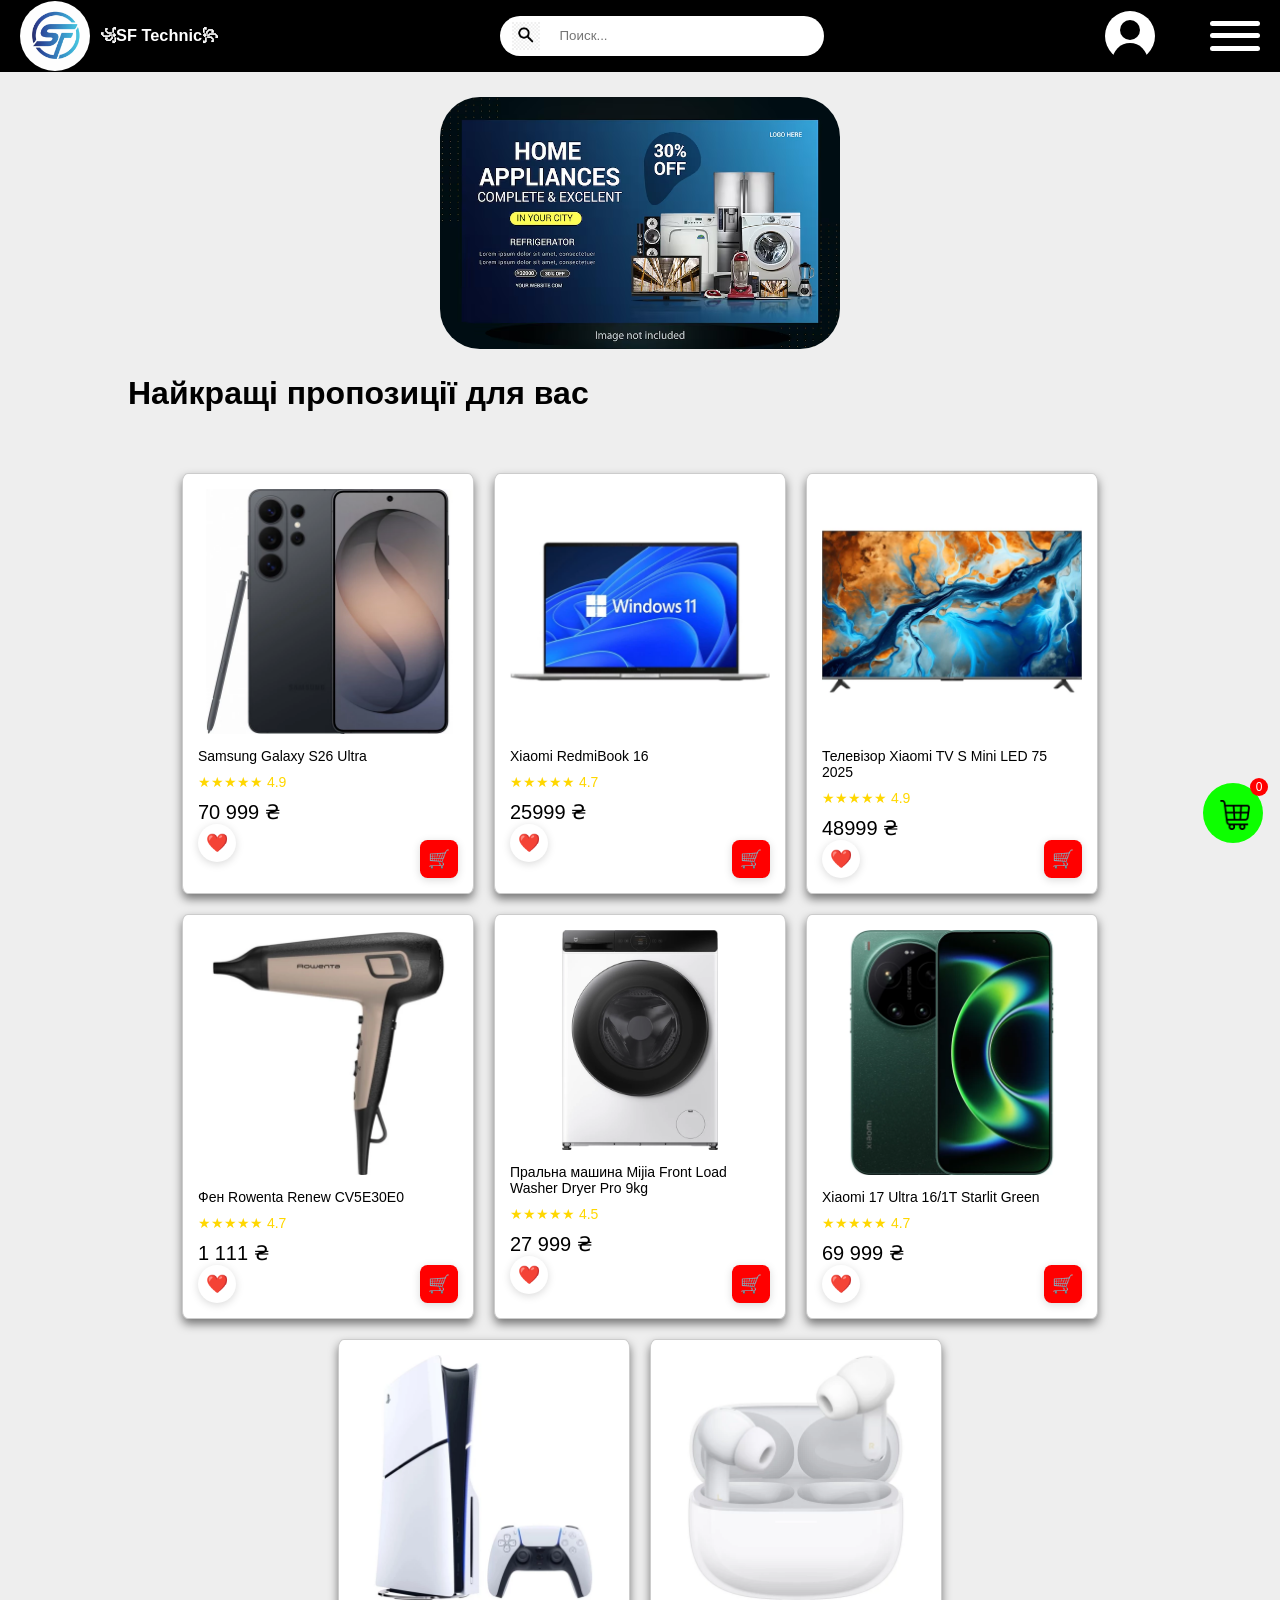
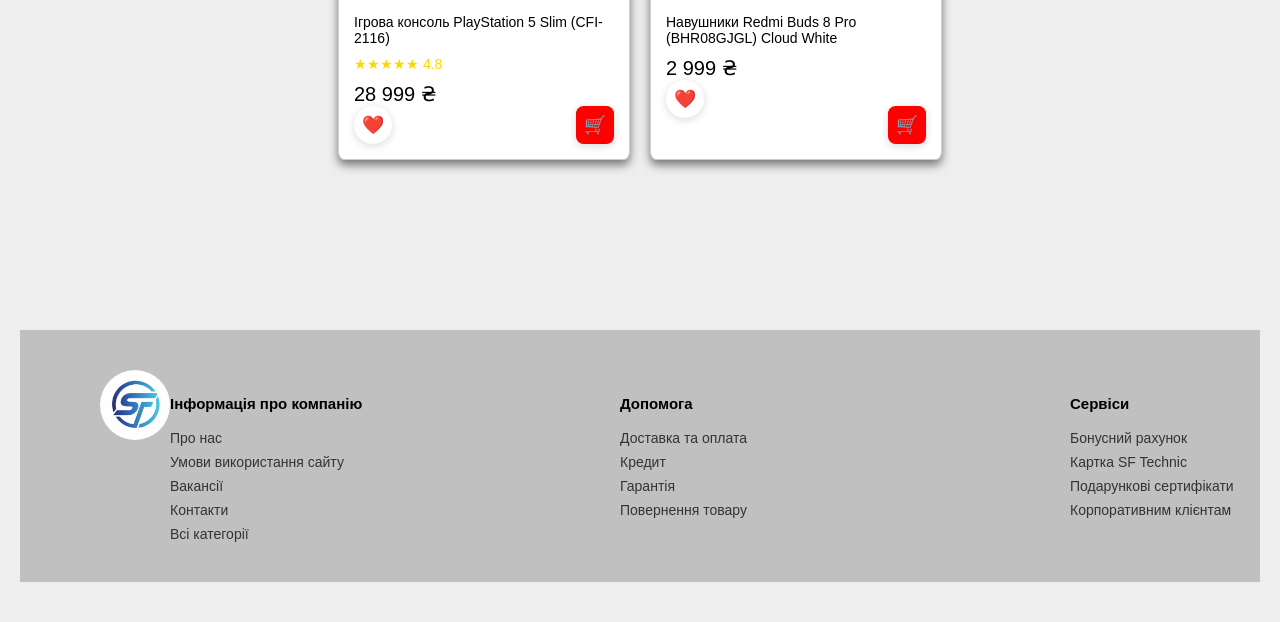
<file: Index.html>
<!DOCTYPE html>
<html lang="en">

<head name="viewport" content="width=device-width, initial-scale=1.0">
    <meta charset="UTF-8">
    <meta name="viewport" content="width=device-width, initial-scale=1.0">
    <title>Інтернет магазин</title>
    <link rel="stylesheet" href="Index.css">

</head>

<body>

    <header class="header">

        <a href="Index.html" class="left">
            <div class="left">
                <img src="file/Логотип _SF_ в градієнті.png" class="logo">
                <span class="title">
                    <h3>꧁SF Technic꧂</h3>
                </span>
            </div>
        </a>
        <div class="center">
            <div class="search-box">
                <img src="file/pngtree-search-icon-image_1344447.jpg" class="icon">
                <input type="text" placeholder="Поиск...">
            </div>
        </div>
        <div class="right">
            <div class="user-icon"></div>
            <img src="file/account_avatar_face_man_people_profile_user_icon_123197.png" class="user">
            <div class="menu-btn">
                <span></span>
                <span></span>
                <span></span>
            </div>
        </div>
    </header>


    <div class="menu">
        <ul>
            <li data-filter="all">🔥 Все</li>
            <li data-filter="phone">📱 Смартфоны</li>
            <li data-filter="laptop">💻 Ноутбуки</li>
            <li data-filter="tv">📺 Телевизоры</li>
            <li data-filter="audio">🎧 Аксессуары</li>
            <li data-filter="console">🎮 Игровые приставки</li>
            <li data-filter="technic">🎮 Побутова техніка</li>
        </ul>
    </div>


    <div class="img">
        <img src="file/home-appliances-product-design_1164355-520.avif" id="img">
    </div>
    <div>
        <h1 id="text">Найкращі пропозиції для вас</h1>
    </div>

    <div class="container">



        <!-- КАРТОЧКИ -->

        <div class="card" data-category="phone">
            <img src="file/sm-s948_galaxys26ultra_front_black_251120_result_1.webp">
            <div class="title"><a href="Samsung.html" class="card-link">Samsung Galaxy S26 Ultra</a></div>
            <div class="rating">★★★★★ 4.9</div>
            <div class="price">70 999 ₴</div>
            <button class="cart">🛒</button>
            <button class="fav">❤️</button>
        </div>

        <div class="card" data-category="laptop">
            <img src="file/file_131725004452.webp">
            <div class="title"><a href="Xiaomi RedmiBook 16.html" class="card-link">Xiaomi RedmiBook 16</a></div>
            <div class="rating">★★★★★ 4.7</div>
            <div class="price">25999 ₴</div>
            <button class="cart">🛒</button>
            <button class="fav">❤️</button>
        </div>

        <div class="card" data-category="tv">
            <img src="file/s_mini_led_75-front_.webp">
            <div class="title"><a href="Телевізор.html" class="card-link">Телевізор Xiaomi TV S Mini LED 75 2025</a>
            </div>
            <div class="rating">★★★★★ 4.9</div>
            <div class="price">48999 ₴</div>
            <button class="cart">🛒</button>
            <button class="fav">❤️</button>
        </div>

        <div class="card" data-category="technic">
            <img src="file/597461487.webp">
            <div class="title"><a href="Фен Rowenta Renew CV5E30E0.html" class="card-link">Фен Rowenta Renew
                    CV5E30E0</a></div>
            <div class="rating">★★★★★ 4.7</div>
            <div class="price">1 111 ₴</div>
            <button class="cart">🛒</button>
            <button class="fav">❤️</button>
        </div>

        <div class="card" data-category="technic">
            <img src="file/mijia_front_load_washer_dryer_pro-front.webp">
            <div class="title"><a href="product6.html" class="card-link">Пральна машина Mijia Front Load Washer Dryer
                    Pro 9kg</a></div>
            <div class="rating">★★★★★ 4.5</div>
            <div class="price">27 999 ₴</div>
            <button class="cart">🛒</button>
            <button class="fav">❤️</button>
        </div>

        <div class="card" data-category="phone">
            <img src="file/green_p1.webp">
            <div class="title"><a href="Xiaomi.html" class="card-link">Xiaomi 17 Ultra 16/1T Starlit Green</a></div>
            <div class="rating">★★★★★ 4.7</div>
            <div class="price">69 999 ₴</div>
            <button class="cart">🛒</button>
            <button class="fav">❤️</button>
        </div>



        <div class="card" data-category="console">
            <img src="file/391885922_3_4.webp">
            <div class="title"><a href="PlayStation.html" class="card-link">Ігрова консоль PlayStation 5 Slim
                    (CFI-2116)</a></div>
            <div class="rating">★★★★★ 4.8 </div>
            <div class="price">28 999 ₴</div>
            <button class="cart">🛒</button>
            <button class="fav">❤️</button>
        </div>

        <div class="card" data-category="audio">
            <img src="file/p76-box_open-white.webp">
            <div class="title"><a href="Навушники Redmi Buds 8 Pro Cloud White.html" class="card-link">Навушники Redmi
                    Buds 8 Pro (BHR08GJGL) Cloud White</a></div>
            <div class="price">2 999 ₴</div>
            <button class="cart">🛒</button>
            <button class="fav">❤️</button>
        </div>

        <!-- <div class="baba">
            <a class="baba" href="index1.html" id="cartIcon">
                <img src="free-icon-shopping-cart-1374128 (1).png" class="l">
                <span id="cartCount">0</span>
            </a>
        </div> -->

<div class="cart-wrapper">
    <a href="index1.html" id="cartIcon">
        <img src="free-icon-shopping-cart-1374128 (1).png" class="l">
        <span id="cartCount">0</span>
    </a>
</div>

        <footer>
            <div>
                <img src="file/Логотип _SF_ в градієнті.png" class="logo">
            </div>
            <div>
                <h5><b>Інформація про компанію</b></h5>
                <h6>Про нас</h6>
                <h6>Умови використання сайту</h6>
                <h6>Вакансії</h6>
                <h6>Контакти</h6>
                <h6>Всі категорії</h6>
            </div>
            <div>
                <h5><b>Допомога</b></h5>
                <h6>Доставка та оплата</h6>
                <h6>Кредит</h6>
                <h6>Гарантія</h6>
                <h6>Повернення товару</h6>
            </div>
            <div>
                <h5><b>Сервіси</b></h5>
                <h6>Бонусний рахунок</h6>
                <h6>Картка SF Technic</h6>
                <h6>Подарункові сертифікати</h6>
                <h6>Корпоративним клієнтам</h6>
            </div>
        </footer>
        <script src="index.js"></script>
</body>

</html>
</file>
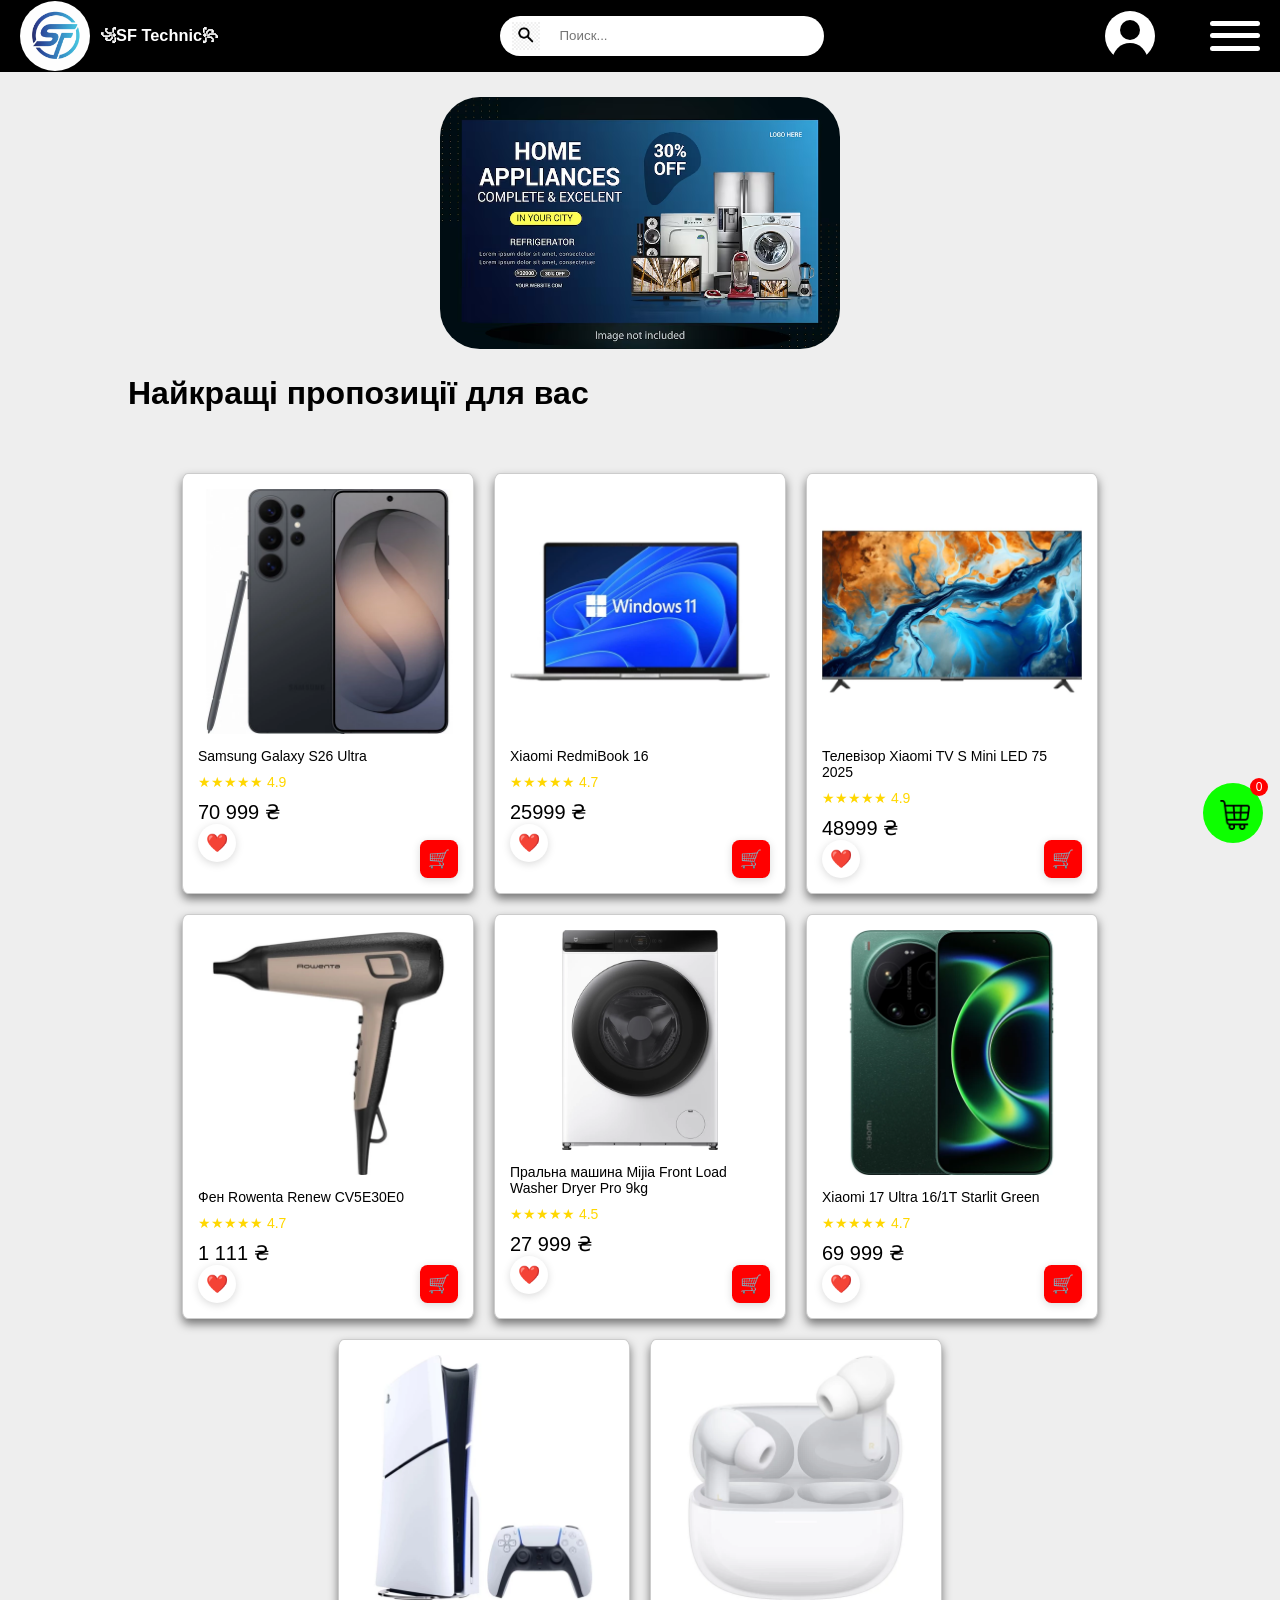
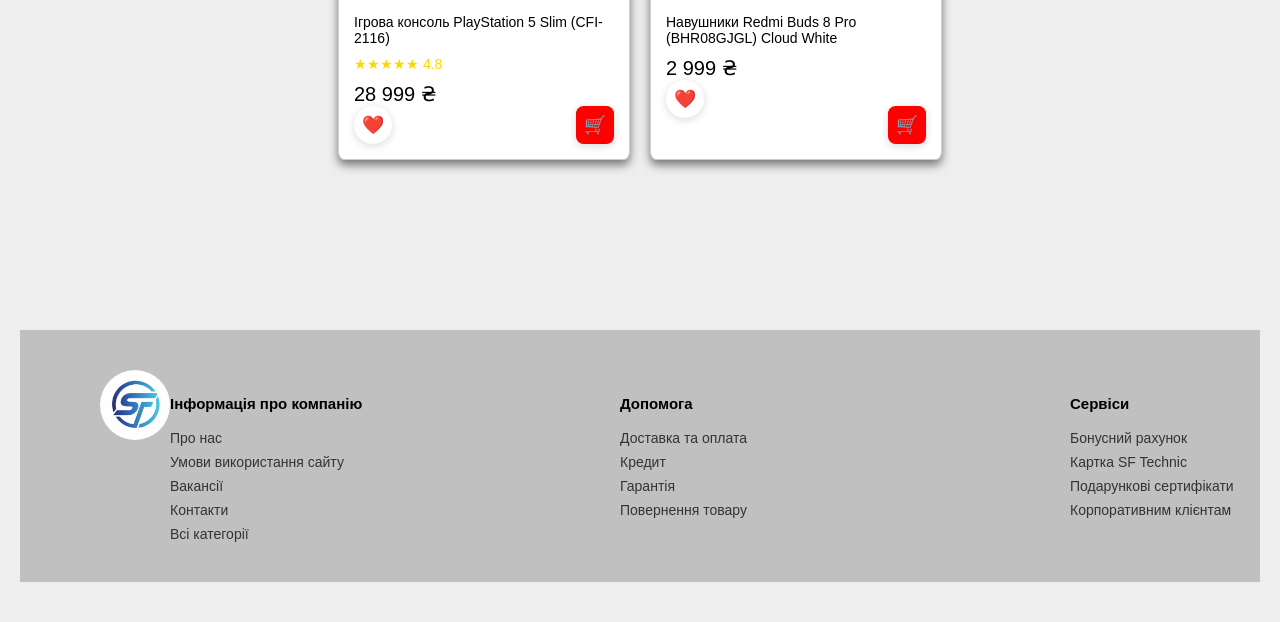
<file: index.html>
<!DOCTYPE html>
<html lang="en">

<head name="viewport" content="width=device-width, initial-scale=1.0">
    <meta charset="UTF-8">
    <meta name="viewport" content="width=device-width, initial-scale=1.0">
    <title>Інтернет магазин</title>
    <link rel="stylesheet" href="Index.css">

</head>

<body>

    <header class="header">

        <a href="Index.html" class="left">
            <div class="left">
                <img src="file/Логотип _SF_ в градієнті.png" class="logo">
                <span class="title">
                    <h3>꧁SF Technic꧂</h3>
                </span>
            </div>
        </a>
        <div class="center">
            <div class="search-box">
                <img src="file/pngtree-search-icon-image_1344447.jpg" class="icon">
                <input type="text" placeholder="Поиск...">
            </div>
        </div>
        <div class="right">
            <div class="user-icon"></div>
            <img src="file/account_avatar_face_man_people_profile_user_icon_123197.png" class="user">
            <div class="menu-btn">
                <span></span>
                <span></span>
                <span></span>
            </div>
        </div>
    </header>


    <div class="menu">
        <ul>
            <li data-filter="all">🔥 Все</li>
            <li data-filter="phone">📱 Смартфоны</li>
            <li data-filter="laptop">💻 Ноутбуки</li>
            <li data-filter="tv">📺 Телевизоры</li>
            <li data-filter="audio">🎧 Аксессуары</li>
            <li data-filter="console">🎮 Игровые приставки</li>
            <li data-filter="technic">🎮 Побутова техніка</li>
        </ul>
    </div>


    <div class="img">
        <img src="file/home-appliances-product-design_1164355-520.avif" id="img">
    </div>
    <div>
        <h1 id="text">Найкращі пропозиції для вас</h1>
    </div>

    <div class="container">



        <!-- КАРТОЧКИ -->

        <div class="card" data-category="phone">
            <img src="file/sm-s948_galaxys26ultra_front_black_251120_result_1.webp">
            <div class="title"><a href="Samsung.html" class="card-link">Samsung Galaxy S26 Ultra</a></div>
            <div class="rating">★★★★★ 4.9</div>
            <div class="price">70 999 ₴</div>
            <button class="cart">🛒</button>
            <button class="fav">❤️</button>
        </div>

        <div class="card" data-category="laptop">
            <img src="file/file_131725004452.webp">
            <div class="title"><a href="Xiaomi RedmiBook 16.html" class="card-link">Xiaomi RedmiBook 16</a></div>
            <div class="rating">★★★★★ 4.7</div>
            <div class="price">25999 ₴</div>
            <button class="cart">🛒</button>
            <button class="fav">❤️</button>
        </div>

        <div class="card" data-category="tv">
            <img src="file/s_mini_led_75-front_.webp">
            <div class="title"><a href="Телевізор.html" class="card-link">Телевізор Xiaomi TV S Mini LED 75 2025</a>
            </div>
            <div class="rating">★★★★★ 4.9</div>
            <div class="price">48999 ₴</div>
            <button class="cart">🛒</button>
            <button class="fav">❤️</button>
        </div>

        <div class="card" data-category="technic">
            <img src="file/597461487.webp">
            <div class="title"><a href="Фен Rowenta Renew CV5E30E0.html" class="card-link">Фен Rowenta Renew
                    CV5E30E0</a></div>
            <div class="rating">★★★★★ 4.7</div>
            <div class="price">1 111 ₴</div>
            <button class="cart">🛒</button>
            <button class="fav">❤️</button>
        </div>

        <div class="card" data-category="technic">
            <img src="file/mijia_front_load_washer_dryer_pro-front.webp">
            <div class="title"><a href="product6.html" class="card-link">Пральна машина Mijia Front Load Washer Dryer
                    Pro 9kg</a></div>
            <div class="rating">★★★★★ 4.5</div>
            <div class="price">27 999 ₴</div>
            <button class="cart">🛒</button>
            <button class="fav">❤️</button>
        </div>

        <div class="card" data-category="phone">
            <img src="file/green_p1.webp">
            <div class="title"><a href="Xiaomi.html" class="card-link">Xiaomi 17 Ultra 16/1T Starlit Green</a></div>
            <div class="rating">★★★★★ 4.7</div>
            <div class="price">69 999 ₴</div>
            <button class="cart">🛒</button>
            <button class="fav">❤️</button>
        </div>



        <div class="card" data-category="console">
            <img src="file/391885922_3_4.webp">
            <div class="title"><a href="PlayStation.html" class="card-link">Ігрова консоль PlayStation 5 Slim
                    (CFI-2116)</a></div>
            <div class="rating">★★★★★ 4.8 </div>
            <div class="price">28 999 ₴</div>
            <button class="cart">🛒</button>
            <button class="fav">❤️</button>
        </div>

        <div class="card" data-category="audio">
            <img src="file/p76-box_open-white.webp">
            <div class="title"><a href="Навушники Redmi Buds 8 Pro Cloud White.html" class="card-link">Навушники Redmi
                    Buds 8 Pro (BHR08GJGL) Cloud White</a></div>
            <div class="price">2 999 ₴</div>
            <button class="cart">🛒</button>
            <button class="fav">❤️</button>
        </div>

        <!-- <div class="baba">
            <a class="baba" href="index1.html" id="cartIcon">
                <img src="free-icon-shopping-cart-1374128 (1).png" class="l">
                <span id="cartCount">0</span>
            </a>
        </div> -->

<div class="cart-wrapper">
    <a href="index1.html" id="cartIcon">
        <img src="free-icon-shopping-cart-1374128 (1).png" class="l">
        <span id="cartCount">0</span>
    </a>
</div>

        <footer>
            <div>
                <img src="file/Логотип _SF_ в градієнті.png" class="logo">
            </div>
            <div>
                <h5><b>Інформація про компанію</b></h5>
                <h6>Про нас</h6>
                <h6>Умови використання сайту</h6>
                <h6>Вакансії</h6>
                <h6>Контакти</h6>
                <h6>Всі категорії</h6>
            </div>
            <div>
                <h5><b>Допомога</b></h5>
                <h6>Доставка та оплата</h6>
                <h6>Кредит</h6>
                <h6>Гарантія</h6>
                <h6>Повернення товару</h6>
            </div>
            <div>
                <h5><b>Сервіси</b></h5>
                <h6>Бонусний рахунок</h6>
                <h6>Картка SF Technic</h6>
                <h6>Подарункові сертифікати</h6>
                <h6>Корпоративним клієнтам</h6>
            </div>
        </footer>
        <script src="index.js"></script>
</body>

</html>
</file>
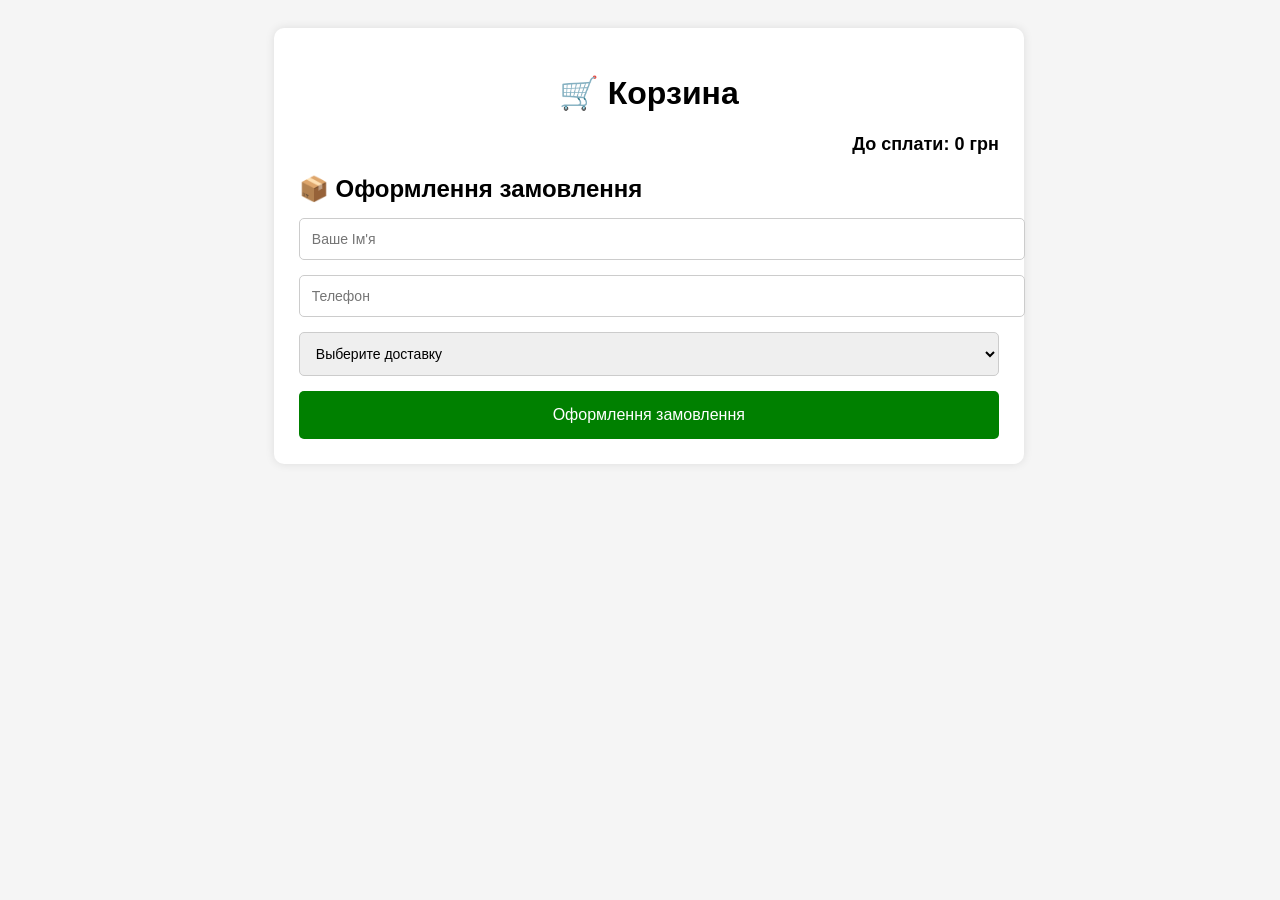
<file: index1.html>
<!DOCTYPE html>
<html lang="ru">

<head>
    <meta charset="UTF-8">
    <title>Корзина</title>

    <style>
        body {
            font-family: Arial, sans-serif;
            background: #f5f5f5;
            padding: 20px;
            width: 97%;
        }

        .container {
            max-width: 700px;
            margin: 0 auto;
            background: white;
            padding: 25px;
            border-radius: 10px;
            box-shadow: 0 0 10px rgba(0, 0, 0, 0.1);
        }

        h1 {
            text-align: center;
        }

        .cart {
            margin-top: 20px;
        }

        .item {
            display: flex;
            justify-content: space-between;
            align-items: center;
            padding: 15px;
            border-bottom: 1px solid #ddd;
        }

        .item span {
            font-size: 16px;
        }

        .item button {
            width: auto;
            padding: 8px 12px;
            background: red;
            color: white;
            border: none;
            border-radius: 5px;
            cursor: pointer;
        }

        .total {
            text-align: right;
            font-size: 18px;
            margin: 15px 0;
            font-weight: bold;
        }

        .form {
            margin-top: 20px;
        }

        h2 {
            margin-bottom: 15px;
        }

        input,
        select {
            width: 100%;
            padding: 12px;
            margin-bottom: 15px;
            border: 1px solid #ccc;
            border-radius: 5px;
            font-size: 14px;
        }

        button.checkout {
            width: 100%;
            padding: 15px;
            background: green;
            color: white;
            border: none;
            border-radius: 5px;
            font-size: 16px;
            cursor: pointer;
        }

        button.checkout:hover {
            background: darkgreen;
        }

        .hidden {
            display: none;
        }
    </style>
</head>

<body>

    <div class="container">
        <h1>🛒 Корзина</h1>
        <div class="cart" id="cart"></div>
    </div>

    <script>
        let cart = JSON.parse(localStorage.getItem("cart")) || [];

        function renderCart() {
            const cartDiv = document.getElementById("cart");
            cartDiv.innerHTML = "";

            let total = 0;

            cart.forEach((item, index) => {
                total += item.price;

                cartDiv.innerHTML += `
                <div class="item">
                    <span>${item.name} - ${item.price} грн</span>
                    <button onclick="removeItem(${index})">Видалити</button>
                </div>
            `;
            });

            cartDiv.innerHTML += `
            <div class="total">До сплати: ${total} грн</div>

            <div class="form">
                <h2>📦 Оформлення замовлення</h2>

                <input type="text" id="name" placeholder="Ваше Ім'я">
                <input type="tel" id="phone" placeholder="Телефон">

                <select id="delivery" onchange="toggleDelivery()">
                    <option value="">Выберите доставку</option>
                    <option value="pickup">Самовивіз</option>
                    <option value="courier">Курьєр</option>
                    <option value="nova">Новая Пошта</option>
                </select>

                <!-- Новая почта -->
                <div id="novaFields" class="hidden">
                    <input type="text" placeholder="Місто">
                    <input type="text" placeholder="Віділення Нової пошти">
                </div>

                <!-- Адрес -->
                <div id="addressField" class="hidden">
                    <input type="text" id="address" placeholder="Адрес">
                </div>

                <!-- Оплата -->
                <select id="payment" class="hidden">
                    <option value="">Спосіб оплати</option>
                    <option>Оплата при отриманні</option>
                    <option>Карта онлайн</option>
                </select>

                <button class="checkout" onclick="checkout()">Оформлення замовлення</button>
            </div>
        `;
        }

        function removeItem(index) {
            cart.splice(index, 1);
            localStorage.setItem("cart", JSON.stringify(cart));
            renderCart();
        }

        function toggleDelivery() {
            const delivery = document.getElementById("delivery").value;

            const novaFields = document.getElementById("novaFields");
            const addressField = document.getElementById("addressField");
            const payment = document.getElementById("payment");

            // скрыть всё
            novaFields.classList.add("hidden");
            addressField.classList.add("hidden");
            payment.classList.add("hidden");

            if (delivery === "nova") {
                novaFields.classList.remove("hidden");
                payment.classList.remove("hidden");
            }

            if (delivery === "courier") {
                addressField.classList.remove("hidden");
                payment.classList.remove("hidden");
            }

            if (delivery === "pickup") {
                payment.classList.remove("hidden");
            }
        }

        function checkout() {
            const name = document.getElementById("name").value;
            const phone = document.getElementById("phone").value;
            const delivery = document.getElementById("delivery").value;

            const addressInput = document.getElementById("address");
            const address = addressInput ? addressInput.value : "";

            if (!name || !phone) {
                alert("Введите имя и телефон!");
                return;
            }

            const order = {
                customer: {
                    name: name,
                    phone: phone
                },
                delivery: {
                    type: delivery,
                    address: address
                },
                items: cart,
                date: new Date().toLocaleString()
            };

            console.log("Заказ:", order);

            alert("Заказ оформлен ✅");

            localStorage.setItem("lastOrder", JSON.stringify(order));
            localStorage.removeItem("cart");

            renderCart();
        }

        renderCart();


      
    </script>

</body>

</html>
</file>
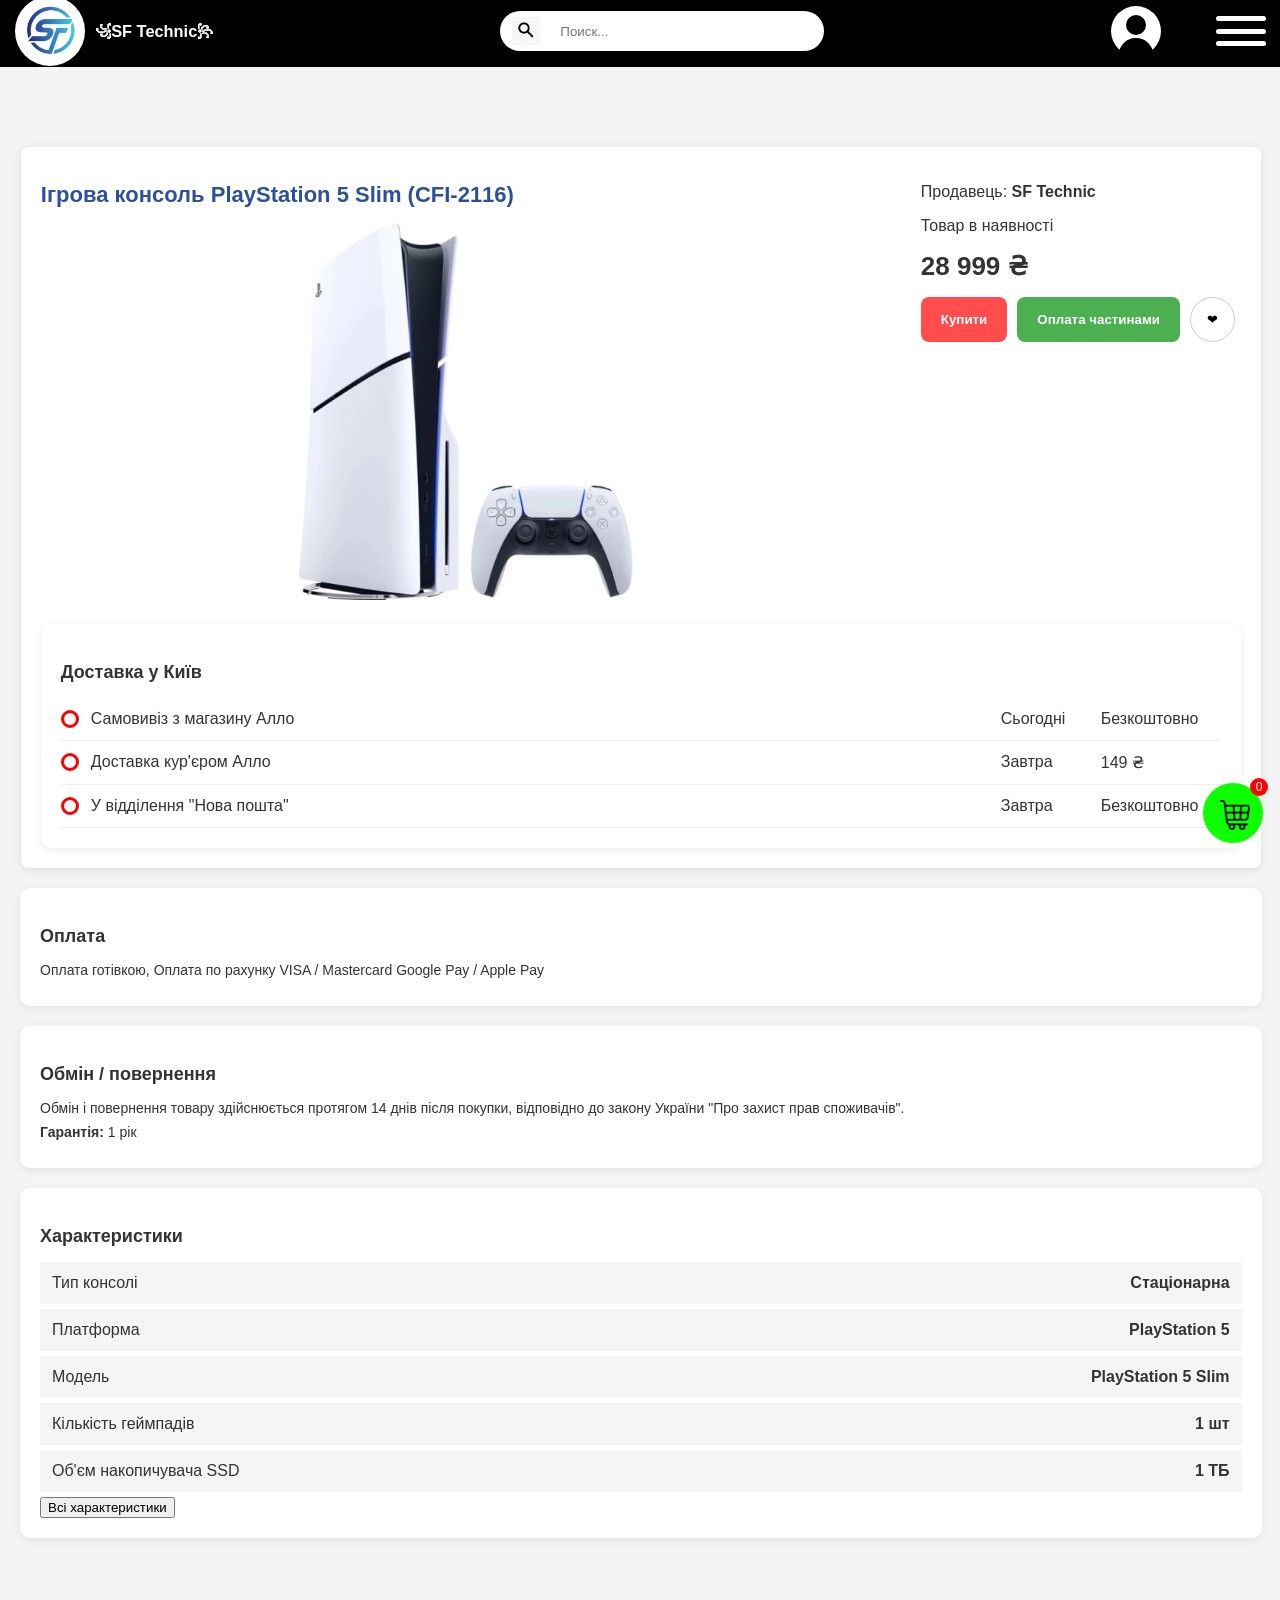
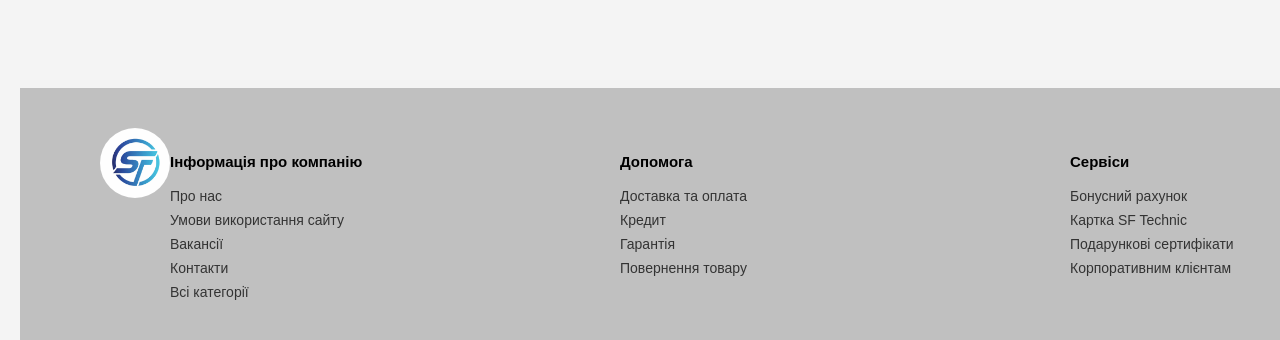
<file: PlayStation.html>
<!DOCTYPE html>
<html lang="en">

<head name="viewport" content="width=device-width, initial-scale=1.0">
    <meta charset="UTF-8">
    <meta name="viewport" content="width=device-width, initial-scale=1.0">
    <title>Інтернет магазин</title>
    <link rel="stylesheet" href="Index.css">

    <style>
        body {
            font-family: Arial, sans-serif;
            background-color: #f4f4f4;
            padding: 20px;
            color: #333;
            width: 97%;
        }

        #header {
            margin-left: -2%;
            margin-top: -2%;
            margin-right: -2%;
            background: #000;
            color: #fff;
            display: flex;
            align-items: center;
            justify-content: space-between;
            padding: 0px 20px;

        }

        /* ОБЩЕЕ */
        .product-container {
            width: 100%;
            max-width: 1200px;
            margin: auto;
            background: #fff;
            border-radius: 8px;
            box-shadow: 0 2px 10px rgba(0, 0, 0, 0.1);
            margin-top: 80px;
            padding: 20px;
        }

        /* ВЕРХНИЙ БЛОК */
        .product-top {
            display: flex;
            gap: 30px;
        }

        /* ЛЕВАЯ ЧАСТЬ */
        .product-main {
            flex: 1;
        }

        .product-title {
            font-size: 22px;
            color: #2c509a;
            margin-bottom: 15px;
        }

        .image-wrapper {
            text-align: center;
        }

        .image-wrapper img {
            width: 100%;
            max-width: 400px;
        }

        /* ПРАВАЯ ЧАСТЬ */
        .purchase-section {
            width: 320px;
        }

        .price {
            font-size: 26px;
            font-weight: bold;
            margin: 15px 0;
        }

        .button-group {
            display: flex;
            gap: 10px;
            flex-wrap: wrap;
        }

        /* КНОПКИ */
        .btn {
            padding: 12px 20px;
            border-radius: 8px;
            border: none;
            font-weight: bold;
            cursor: pointer;
        }

        .btn-buy {
            background: #ff4d4d;
            color: white;
        }

        .btn-credit {
            background: #4CAF50;
            color: white;
        }

        .btn-wishlist {
            width: 45px;
            height: 45px;
            border-radius: 50%;
            border: 1px solid #ccc;
            background: white;
            cursor: pointer;
        }

        /* БЛОКИ */
        .info-block {
            margin-top: 30px;
        }

        /* ДОСТАВКА */
        .delivery-item {
            display: grid;
            grid-template-columns: 2fr 1fr 1fr;
            padding: 10px 0;
            border-bottom: 1px solid #eee;
        }

        /* ХАРАКТЕРИСТИКИ */
        .specs-table {
            width: 100%;
            border-collapse: collapse;
        }

        .specs-table td {
            padding: 12px;
            background: #f5f5f5;
            border-bottom: 5px solid white;
        }

        .specs-table td:last-child {
            text-align: right;
            font-weight: bold;
        }

        /* 📱 МОБИЛКА */
        @media (max-width: 768px) {

            .product-top {
                flex-direction: column;
            }

            .purchase-section {
                width: 100%;
            }

            .image-wrapper img {
                max-width: 100%;
            }

            .button-group {
                flex-direction: column;
            }

            .btn {
                width: 100%;
            }

        }

        .info-block {
            margin-top: 20px;
            background: white;
            border-radius: 10px;
            padding: 20px;
            box-shadow: 0 2px 8px rgba(0, 0, 0, 0.08);
        }

        /* заголовки */
        .info-block h3 {
            margin-bottom: 15px;
            font-size: 18px;
        }

        /* текст внутри */
        .info-block p {
            margin: 8px 0;
            font-size: 14px;
        }

        /* доставка строки */
        .delivery-item {
            display: grid;
            grid-template-columns: 30px 1fr 100px 120px;
            align-items: center;
            padding: 12px 0;
            border-bottom: 1px solid #eee;
        }

        /* кружочек */
        .delivery-item::before {
            content: "";
            width: 12px;
            height: 12px;
            border: 3px solid red;
            border-radius: 50%;
            display: inline-block;
        }

        /* мобильная версия */
        @media (max-width: 768px) {
            .delivery-item {
                grid-template-columns: 20px 1fr;
                row-gap: 5px;
            }

            .delivery-time,
            .delivery-price {
                grid-column: 2;
            }
        }
    </style>

</head>

<body>
    <header id="header">

        <a href="Index.html" class="left">
            <div class="left">
                <img src="file/Логотип _SF_ в градієнті.png" class="logo">
                <span class="title">
                    <h3>꧁SF Technic꧂</h3>
                </span>
            </div>
        </a>
        <div class="center">
            <div class="search-box">
                <img src="file/pngtree-search-icon-image_1344447.jpg" class="icon">
                <input type="text" placeholder="Поиск...">
            </div>
        </div>
        <div class="right">
            <div class="user-icon"></div>
            <img src="file/account_avatar_face_man_people_profile_user_icon_123197.png" class="user">
            <div class="menu-btn">
                <span></span>
                <span></span>
                <span></span>
            </div>
        </div>
    </header>


    <div class="product-container">

        <div class="product-top"> <!-- НОВЫЙ БЛОК -->

            <div class="product-main">
                <h1 class="product-title">Ігрова консоль PlayStation 5 Slim (CFI-2116)</h1>
                <div class="image-wrapper">
                    <img src="file/391885922_3_4.webp">
                </div>
            </div>

            <div class="purchase-section">
                <p class="seller">Продавець: <strong>SF Technic</strong></p>
                <p class="status">Товар в наявності</p>
                <div class="price">28 999 ₴</div>

                <div class="button-group">
                    <button class ="btn btn-buy" id="buyBtn">Купити</button>
                    <button class="btn btn-credit">Оплата частинами</button>
                    <button class="btn-wishlist">❤</button>
                </div>
            </div>

        </div>

        <div class="info-block">
            <h3>Доставка у Київ</h3>
            <div class="delivery-item">
                <span>Самовивіз з магазину Алло</span>
                <span class="delivery-time">Сьогодні</span>
                <span class="delivery-price">Безкоштовно</span>
            </div>
            <div class="delivery-item">
                <span>Доставка кур'єром Алло</span>
                <span class="delivery-time">Завтра</span>
                <span class="delivery-price">149 ₴</span>
            </div>
            <div class="delivery-item">
                <span>У відділення "Нова пошта"</span>
                <span class="delivery-time">Завтра</span>
                <span class="delivery-price">Безкоштовно</span>
            </div>
        </div>

    </div>

    <!-- 💳 ОПЛАТА -->
    <div class="info-block">
        <h3>Оплата</h3>
        <p>Оплата готівкою, Оплата по рахунку VISA / Mastercard Google Pay / Apple Pay</p>
    </div>

    <!-- 🔁 ОБМЕН -->
    <div class="info-block">
        <h3>Обмін / повернення</h3>
        <p>
            Обмін і повернення товару здійснюється протягом 14 днів після покупки,
            відповідно до закону України "Про захист прав споживачів".
        </p>
        <p><strong>Гарантія:</strong> 1 рік</p>
    </div>


    <div class="info-block">
        <h3>Характеристики</h3>
        <table class="specs-table">
            <tr>
                <td>Тип консолі</td>
                <td>Стаціонарна</td>
            </tr>
            <tr>
                <td>Платформа</td>
                <td>PlayStation 5</td>
            </tr>
            <tr>
                <td>Модель</td>
                <td>PlayStation 5 Slim</td>
            </tr>
            <tr>
                <td>Кількість геймпадів</td>
                <td>1 шт</td>
            </tr>
            <tr>
                <td>Об'єм накопичувача SSD</td>
                <td>1 ТБ</td>
            </tr>
            <tr>
                <td>Процесор</td>
                <td>x86-64-AMD Ryzen «Zen 2»
                    Ядер: 8
                    Потоків: 16
                    Змінна частота: до 3.5 ГГц</td>
            </tr>
            <tr>
                <td>Графічний адаптер</td>
                <td>на базі AMD Radeon RDNA 2
                    Змінна частота: до 2.23 ГГц (10.3 терафлопс)
                    Прискорення трасування променів</td>
            </tr>
            <tr>
                <td>Тип оперативної пам'яті</td>
                <td>GDDR6</td>
            </tr>
            <tr>
                <td>Оперативна памʼять</td>
                <td>1 шт</td>
            </tr>
            <tr>
                <td>Об'єм накопичувача SSD</td>
                <td>16 ГБ</td>
            </tr>
            <tr>
                <td>Підтримка носіїв</td>
                <td>Blu-ray

                    DVD</td>
            </tr>
            <tr>
                <td>Інтерфейси</td>
                <td>1 x HDMI
                    <p>1 x USB Type-C</p>
                    1 x LAN
                </td>
            </tr>
            <tr>
                <td>Комунікації</td>
                <td>LAN
                    <p>Wi-Fi 6 (802.11ax)</p>
                    Bluetooth
                </td>
            </tr>
            <tr>
                <td>Додаткові можливості</td>
                <td>Можливість підключення 3D окулярів

                    <p>Відтворення відео</p>

                    Підтримка 4K
                </td>
            </tr>
            <tr>
                <td>Мультимедійні можливості</td>
                <td>Підтримка телевізорів 4K 120 Гц, телевізорів 8K, VRR (зі специфікацією HDMI версії 2.1)</td>
            </tr>
        </table>

        <button id="toggleSpecsBtn">Всі характеристики</button>
    </div>

    <footer>


        <div>
            <img src="file/Логотип _SF_ в градієнті.png" class="logo">
        </div>
        <div>
            <h5><b>Інформація про компанію</b></h5>
            <h6>Про нас</h6>
            <h6>Умови використання сайту</h6>
            <h6>Вакансії</h6>
            <h6>Контакти</h6>
            <h6>Всі категорії</h6>
        </div>
        <div>
            <h5><b>Допомога</b></h5>
            <h6>Доставка та оплата</h6>
            <h6>Кредит</h6>
            <h6>Гарантія</h6>
            <h6>Повернення товару</h6>
        </div>
        <div>
            <h5><b>Сервіси</b></h5>
            <h6>Бонусний рахунок</h6>
            <h6>Картка SF Technic</h6>
            <h6>Подарункові сертифікати</h6>
            <h6>Корпоративним клієнтам</h6>
        </div>
    </footer>
    <div class="cart-wrapper">
    <a href="index1.html" id="cartIcon">
        <img src="free-icon-shopping-cart-1374128 (1).png" class="l">
        <span id="cartCount">0</span>
    </a>
</div>

    <script>
        document.addEventListener("DOMContentLoaded", () => {

            const rows = document.querySelectorAll(".specs-table tr");
            const btn = document.getElementById("toggleSpecsBtn");

            let expanded = false;
            const visibleCount = 5; // сколько видно изначально

            // скрываем лишние строки
            rows.forEach((row, index) => {
                if (index >= visibleCount) {
                    row.style.display = "none";
                }
            });

            btn.addEventListener("click", () => {
                expanded = !expanded;

                rows.forEach((row, index) => {
                    if (index >= visibleCount) {
                        row.style.display = expanded ? "table-row" : "none";
                    }
                });

                btn.innerText = expanded ? "Скрыть" : "Показать ещё";
            });

        });

       document.getElementById("buyBtn").addEventListener("click", () => {

    const product = {
        name: document.querySelector(".product-title").innerText,
        price: parseInt(document.querySelector(".price").innerText.replace(/\D/g, "")),
        image: document.querySelector(".image-wrapper img").src
    };

    let cart = JSON.parse(localStorage.getItem("cart")) || [];

    cart.push(product);

    localStorage.setItem("cart", JSON.stringify(cart));


});




document.addEventListener("DOMContentLoaded", () => {

    const buyBtn = document.getElementById("buyBtn");
    const cartIcon = document.getElementById("cartIcon");
    const counter = document.getElementById("cartCount");

    let cartCount = parseInt(counter.textContent) || 0;

    buyBtn.addEventListener("click", () => {

        const img = document.querySelector(".image-wrapper img");
        if (!img) return;

        // 👉 увеличиваем счётчик
        cartCount++;
        counter.textContent = cartCount;

        // 🧠 создаём "летящий" элемент
        const fly = document.createElement("div");

        fly.style.position = "fixed";
        fly.style.width = "60px";
        fly.style.height = "60px";
        fly.style.borderRadius = "50%";
        fly.style.overflow = "hidden";
        fly.style.zIndex = "9999";
        fly.style.transition = "all 0.8s ease";
        fly.style.pointerEvents = "none";
        fly.style.boxShadow = "0 4px 15px rgba(0,0,0,0.3)";

        fly.innerHTML = `
            <img src="${img.src}" style="width:100%;height:100%;object-fit:cover;">
        `;

        document.body.appendChild(fly);

        // 📍 старт (картинка товара)
        const start = img.getBoundingClientRect();
        fly.style.top = start.top + "px";
        fly.style.left = start.left + "px";

        // 📍 движение в корзину
        setTimeout(() => {
            const end = cartIcon.getBoundingClientRect();

            fly.style.top = end.top + "px";
            fly.style.left = end.left + "px";
            fly.style.transform = "scale(0.2)";
            fly.style.opacity = "0";
        }, 20);

        // 🧹 удаление
        setTimeout(() => fly.remove(), 900);

    });

});
    </script>
</body>

</html>
</file>
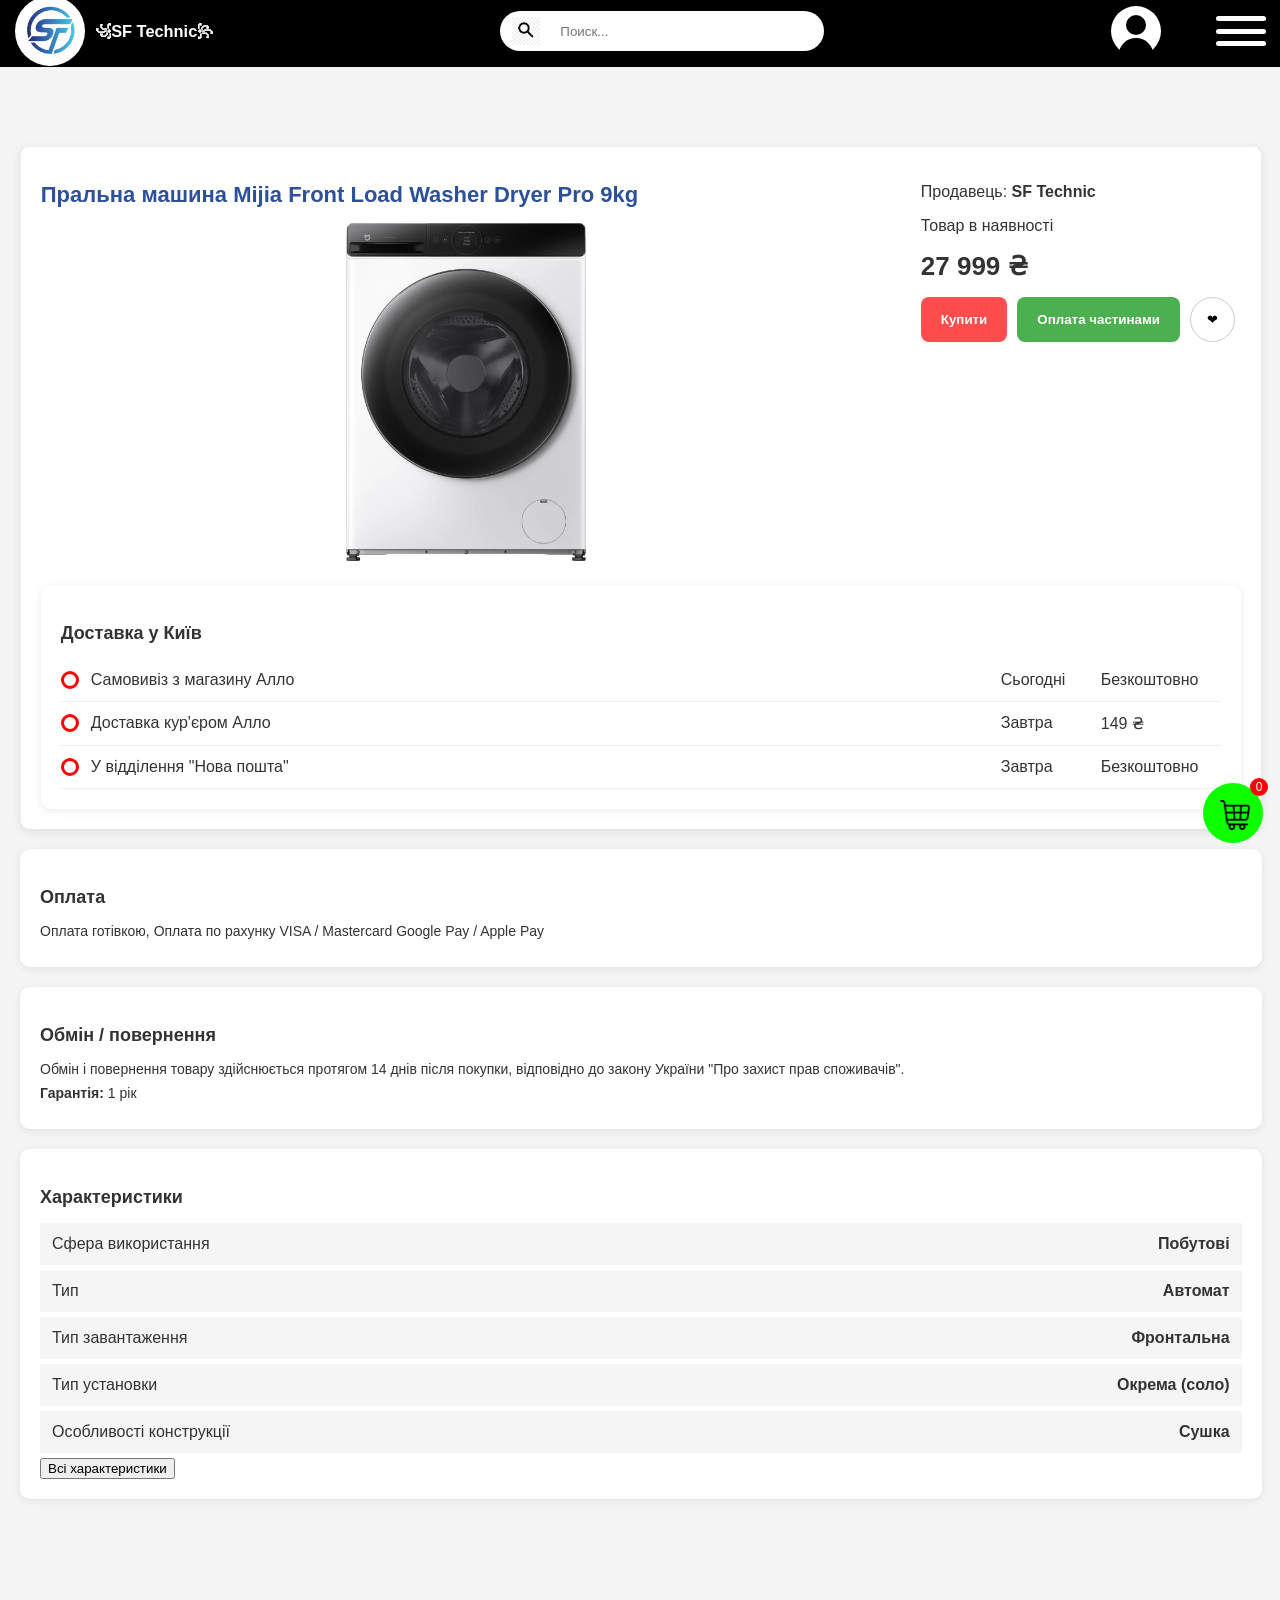
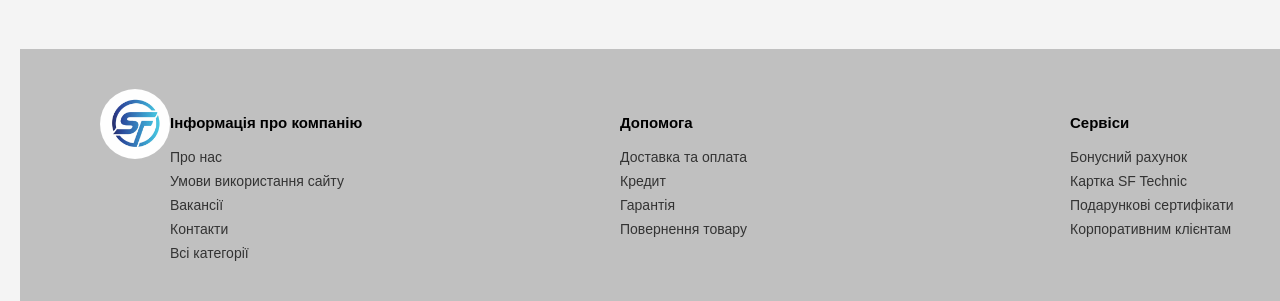
<file: product6.html>
<!DOCTYPE html>
<html lang="en">

<head name="viewport" content="width=device-width, initial-scale=1.0">
    <meta charset="UTF-8">
    <meta name="viewport" content="width=device-width, initial-scale=1.0">
    <title>Інтернет магазин</title>
    <link rel="stylesheet" href="Index.css">

    <style>
        body {
            font-family: Arial, sans-serif;
            background-color: #f4f4f4;
            padding: 20px;
            color: #333;
            width: 97%;
        }

        #header {
            margin-left: -2%;
            margin-top: -2%;
            margin-right: -2%;
            background: #000;
            color: #fff;
            display: flex;
            align-items: center;
            justify-content: space-between;
            padding: 0px 20px;

        }

        /* ОБЩЕЕ */
        .product-container {
            width: 100%;
            max-width: 1200px;
            margin: auto;
            background: #fff;
            border-radius: 8px;
            box-shadow: 0 2px 10px rgba(0, 0, 0, 0.1);
            margin-top: 80px;
            padding: 20px;
        }

        /* ВЕРХНИЙ БЛОК */
        .product-top {
            display: flex;
            gap: 30px;
        }

        /* ЛЕВАЯ ЧАСТЬ */
        .product-main {
            flex: 1;
        }

        .product-title {
            font-size: 22px;
            color: #2c509a;
            margin-bottom: 15px;
        }

        .image-wrapper {
            text-align: center;
        }

        .image-wrapper img {
            width: 100%;
            max-width: 400px;
        }

        /* ПРАВАЯ ЧАСТЬ */
        .purchase-section {
            width: 320px;
        }

        .price {
            font-size: 26px;
            font-weight: bold;
            margin: 15px 0;
        }

        .button-group {
            display: flex;
            gap: 10px;
            flex-wrap: wrap;
        }

        /* КНОПКИ */
        .btn {
            padding: 12px 20px;
            border-radius: 8px;
            border: none;
            font-weight: bold;
            cursor: pointer;
        }

        .btn-buy {
            background: #ff4d4d;
            color: white;
        }

        .btn-credit {
            background: #4CAF50;
            color: white;
        }

        .btn-wishlist {
            width: 45px;
            height: 45px;
            border-radius: 50%;
            border: 1px solid #ccc;
            background: white;
            cursor: pointer;
        }

        /* БЛОКИ */
        .info-block {
            margin-top: 30px;
        }

        /* ДОСТАВКА */
        .delivery-item {
            display: grid;
            grid-template-columns: 2fr 1fr 1fr;
            padding: 10px 0;
            border-bottom: 1px solid #eee;
        }

        /* ХАРАКТЕРИСТИКИ */
        .specs-table {
            width: 100%;
            border-collapse: collapse;
        }

        .specs-table td {
            padding: 12px;
            background: #f5f5f5;
            border-bottom: 5px solid white;
        }

        .specs-table td:last-child {
            text-align: right;
            font-weight: bold;
        }

        /* 📱 МОБИЛКА */
        @media (max-width: 768px) {

            .product-top {
                flex-direction: column;
            }

            .purchase-section {
                width: 100%;
            }

            .image-wrapper img {
                max-width: 100%;
            }

            .button-group {
                flex-direction: column;
            }

            .btn {
                width: 100%;
            }

        }

        .info-block {
            margin-top: 20px;
            background: white;
            border-radius: 10px;
            padding: 20px;
            box-shadow: 0 2px 8px rgba(0, 0, 0, 0.08);
        }

        /* заголовки */
        .info-block h3 {
            margin-bottom: 15px;
            font-size: 18px;
        }

        /* текст внутри */
        .info-block p {
            margin: 8px 0;
            font-size: 14px;
        }

        /* доставка строки */
        .delivery-item {
            display: grid;
            grid-template-columns: 30px 1fr 100px 120px;
            align-items: center;
            padding: 12px 0;
            border-bottom: 1px solid #eee;
        }

        /* кружочек */
        .delivery-item::before {
            content: "";
            width: 12px;
            height: 12px;
            border: 3px solid red;
            border-radius: 50%;
            display: inline-block;
        }

        /* мобильная версия */
        @media (max-width: 768px) {
            .delivery-item {
                grid-template-columns: 20px 1fr;
                row-gap: 5px;
            }

            .delivery-time,
            .delivery-price {
                grid-column: 2;
            }
        }
    </style>
</head>

<body>
    <header id="header">

        <a href="Index.html" class="left">
            <div class="left">
                <img src="file/Логотип _SF_ в градієнті.png" class="logo">
                <span class="title">
                    <h3>꧁SF Technic꧂</h3>
                </span>
            </div>
        </a>
        <div class="center">
            <div class="search-box">
                <img src="file/pngtree-search-icon-image_1344447.jpg" class="icon">
                <input type="text" placeholder="Поиск...">
            </div>
        </div>
        <div class="right">
            <div class="user-icon"></div>
            <img src="file/account_avatar_face_man_people_profile_user_icon_123197.png" class="user">
            <div class="menu-btn">
                <span></span>
                <span></span>
                <span></span>
            </div>
        </div>
    </header>


    <div class="product-container">

        <div class="product-top"> <!-- НОВЫЙ БЛОК -->

            <div class="product-main">
                <h1 class="product-title">Пральна машина Mijia Front Load Washer Dryer Pro 9kg</h1>
                <div class="image-wrapper">
                    <img src="file/mijia_front_load_washer_dryer_pro-front.webp ">
                </div>
            </div>

            <div class="purchase-section">
                <p class="seller">Продавець: <strong>SF Technic</strong></p>
                <p class="status">Товар в наявності</p>
                <div class="price">27 999 ₴</div>

                <div class="button-group">
                   <button class ="btn btn-buy" id="buyBtn">Купити</button>
                    <button class="btn btn-credit">Оплата частинами</button>
                    <button class="btn-wishlist">❤</button>
                </div>
            </div>

        </div>

        <div class="info-block">
            <h3>Доставка у Київ</h3>
            <div class="delivery-item">
                <span>Самовивіз з магазину Алло</span>
                <span class="delivery-time">Сьогодні</span>
                <span class="delivery-price">Безкоштовно</span>
            </div>
            <div class="delivery-item">
                <span>Доставка кур'єром Алло</span>
                <span class="delivery-time">Завтра</span>
                <span class="delivery-price">149 ₴</span>
            </div>
            <div class="delivery-item">
                <span>У відділення "Нова пошта"</span>
                <span class="delivery-time">Завтра</span>
                <span class="delivery-price">Безкоштовно</span>
            </div>
        </div>

    </div>

    <!-- 💳 ОПЛАТА -->
    <div class="info-block">
        <h3>Оплата</h3>
        <p>Оплата готівкою, Оплата по рахунку VISA / Mastercard Google Pay / Apple Pay</p>
    </div>

    <!-- 🔁 ОБМЕН -->
    <div class="info-block">
        <h3>Обмін / повернення</h3>
        <p>
            Обмін і повернення товару здійснюється протягом 14 днів після покупки,
            відповідно до закону України "Про захист прав споживачів".
        </p>
        <p><strong>Гарантія:</strong> 1 рік</p>
    </div>


    <div class="info-block">
        <h3>Характеристики</h3>
        <table class="specs-table">
            <tr>
                <td>Сфера використання</td>
                <td>Побутові</td>
            </tr>
            <tr>
                <td>Тип</td>
                <td>Автомат</td>
            </tr>
            <tr>
                <td>Тип завантаження</td>
                <td>Фронтальна</td>
            </tr>
            <tr>
                <td>Тип установки</td>
                <td>Окрема (соло)</td>
            </tr>
            <tr>
                <td>Особливості конструкції</td>
                <td>Сушка</td>
            </tr>
            <tr>
                <td>Тип управління</td>
                <td>Сенсорне</td>
            </tr>
            <tr>
                <td>Smart-управління</td>
                <td>Wi-Fi</td>
            </tr>
            <tr>
                <td>Дисплей</td>
                <td>Є</td>
            </tr>
            <tr>
                <td>Максимальна швидкість відтискання</td>
                <td>1400 об/хв</td>
            </tr>
            <tr>
                <td>Завантаження білизни</td>
                <td>9 кг</td>
            </tr>
            <tr>
                <td>Завантаження білизни для сушки</td>
                <td>6 кг</td>
            </tr>
            <tr>
                <td>Рівень шуму при пранні</td>
                <td>52 дБ</td>
            </tr>
            <tr>
                <td>Рівень шуму при віджиманні</td>
                <td>71 дБ</td>

            </tr>
        </table>
        <button id="toggleSpecsBtn">Всі характеристики</button>
    </div>
    </div>





    <footer>
        <div>
            <img src="file/Логотип _SF_ в градієнті.png" class="logo">
        </div>
        <div>
            <h5><b>Інформація про компанію</b></h5>
            <h6>Про нас</h6>
            <h6>Умови використання сайту</h6>
            <h6>Вакансії</h6>
            <h6>Контакти</h6>
            <h6>Всі категорії</h6>
        </div>
        <div>
            <h5><b>Допомога</b></h5>
            <h6>Доставка та оплата</h6>
            <h6>Кредит</h6>
            <h6>Гарантія</h6>
            <h6>Повернення товару</h6>
        </div>
        <div>
            <h5><b>Сервіси</b></h5>
            <h6>Бонусний рахунок</h6>
            <h6>Картка SF Technic</h6>
            <h6>Подарункові сертифікати</h6>
            <h6>Корпоративним клієнтам</h6>
        </div>
    </footer>

<div class="cart-wrapper">
    <a href="index1.html" id="cartIcon">
        <img src="free-icon-shopping-cart-1374128 (1).png" class="l">
        <span id="cartCount">0</span>
    </a>
</div>

    <script>
        document.addEventListener("DOMContentLoaded", () => {

            const rows = document.querySelectorAll(".specs-table tr");
            const btn = document.getElementById("toggleSpecsBtn");

            let expanded = false;
            const visibleCount = 5; // сколько видно изначально

            // скрываем лишние строки
            rows.forEach((row, index) => {
                if (index >= visibleCount) {
                    row.style.display = "none";
                }
            });

            btn.addEventListener("click", () => {
                expanded = !expanded;

                rows.forEach((row, index) => {
                    if (index >= visibleCount) {
                        row.style.display = expanded ? "table-row" : "none";
                    }
                });

                btn.innerText = expanded ? "Скрыть" : "Показать ещё";
            });

        });

        document.getElementById("buyBtn").addEventListener("click", () => {

    const product = {
        name: document.querySelector(".product-title").innerText,
        price: parseInt(document.querySelector(".price").innerText.replace(/\D/g, "")),
        image: document.querySelector(".image-wrapper img").src
    };

    let cart = JSON.parse(localStorage.getItem("cart")) || [];

    cart.push(product);

    localStorage.setItem("cart", JSON.stringify(cart));


});

document.addEventListener("DOMContentLoaded", () => {

    const buyBtn = document.getElementById("buyBtn");
    const cartIcon = document.getElementById("cartIcon");
    const counter = document.getElementById("cartCount");

    let cartCount = parseInt(counter.textContent) || 0;

    buyBtn.addEventListener("click", () => {

        const img = document.querySelector(".image-wrapper img");
        if (!img) return;

        // 👉 увеличиваем счётчик
        cartCount++;
        counter.textContent = cartCount;

        // 🧠 создаём "летящий" элемент
        const fly = document.createElement("div");

        fly.style.position = "fixed";
        fly.style.width = "60px";
        fly.style.height = "60px";
        fly.style.borderRadius = "50%";
        fly.style.overflow = "hidden";
        fly.style.zIndex = "9999";
        fly.style.transition = "all 0.8s ease";
        fly.style.pointerEvents = "none";
        fly.style.boxShadow = "0 4px 15px rgba(0,0,0,0.3)";

        fly.innerHTML = `
            <img src="${img.src}" style="width:100%;height:100%;object-fit:cover;">
        `;

        document.body.appendChild(fly);

        // 📍 старт (картинка товара)
        const start = img.getBoundingClientRect();
        fly.style.top = start.top + "px";
        fly.style.left = start.left + "px";

        // 📍 движение в корзину
        setTimeout(() => {
            const end = cartIcon.getBoundingClientRect();

            fly.style.top = end.top + "px";
            fly.style.left = end.left + "px";
            fly.style.transform = "scale(0.2)";
            fly.style.opacity = "0";
        }, 20);

        // 🧹 удаление
        setTimeout(() => fly.remove(), 900);

    });

});
    </script>
</body>

</html>
</file>
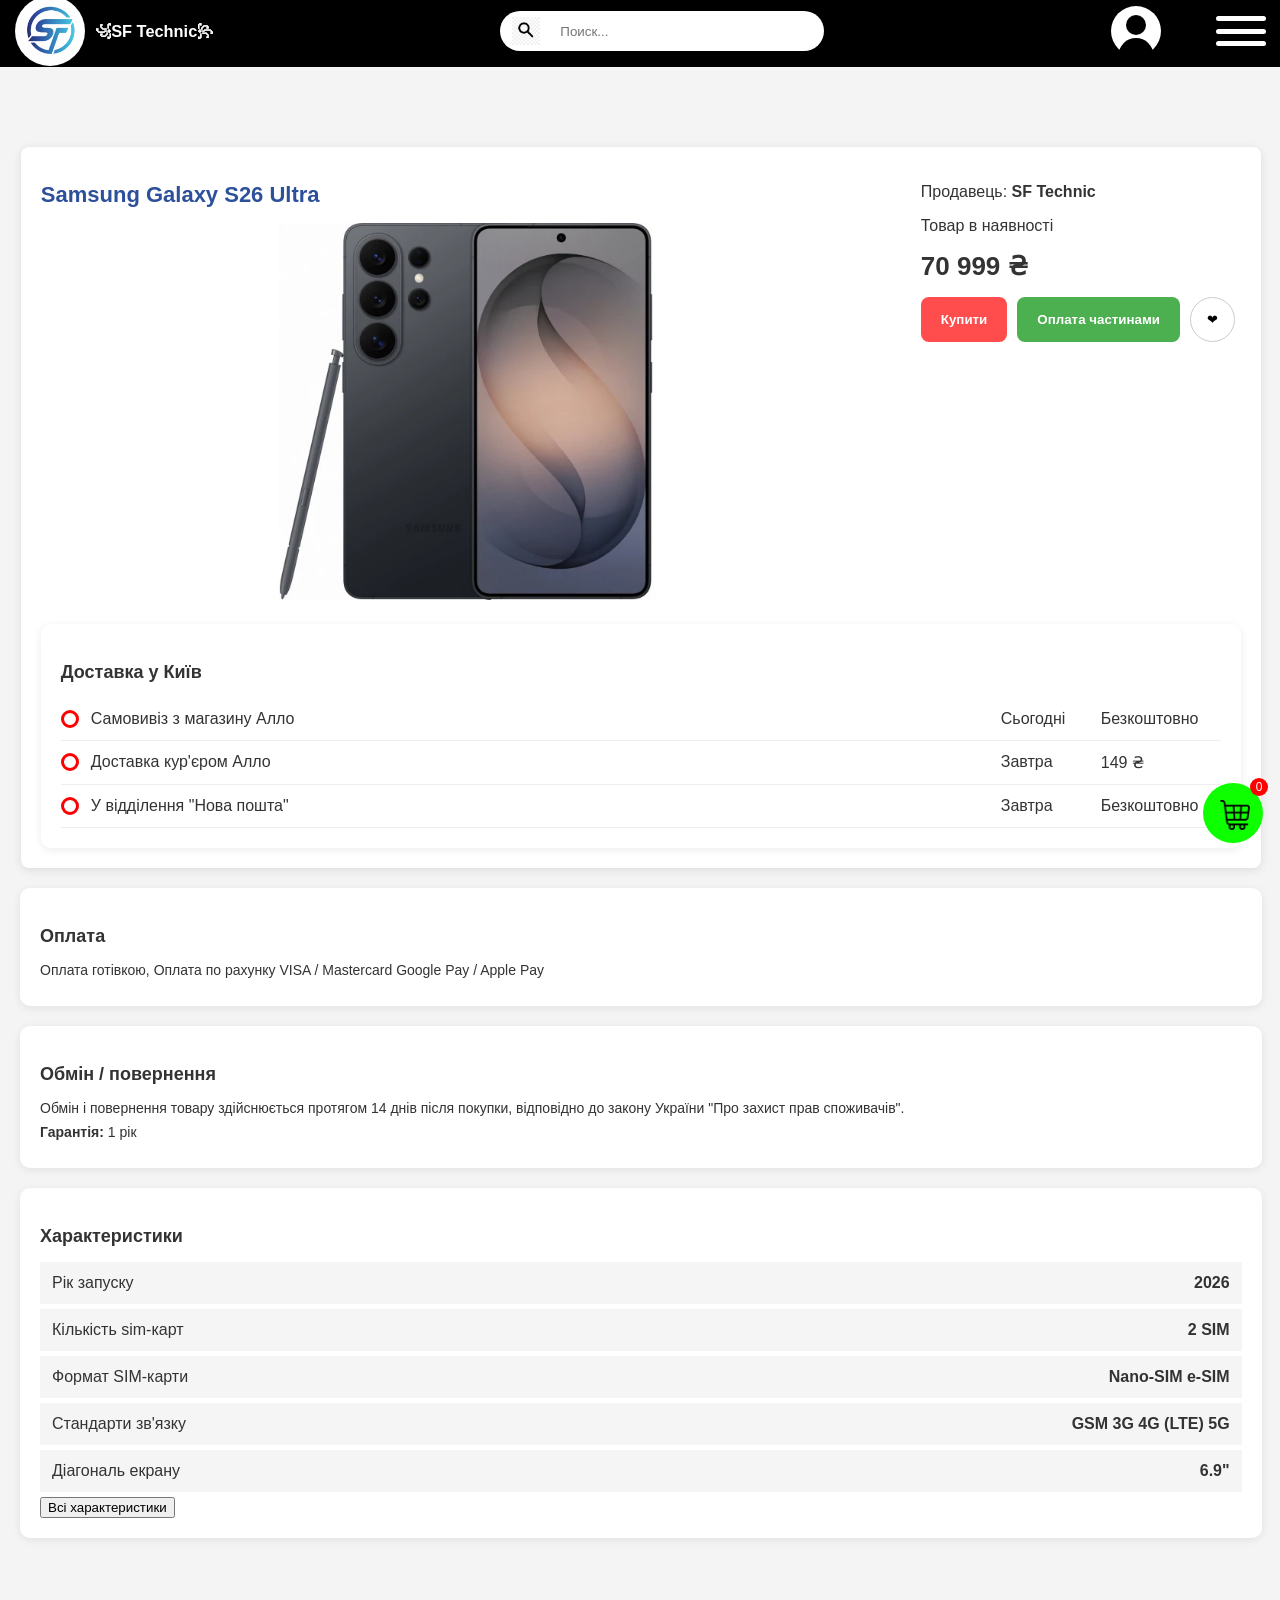
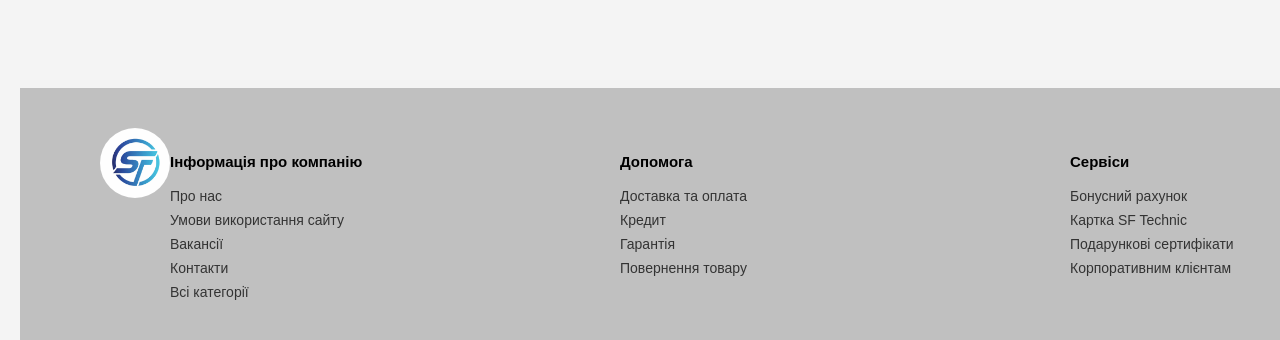
<file: Samsung.html>
<!DOCTYPE html>
<html lang="en">

<head name="viewport" content="width=device-width, initial-scale=1.0">
    <meta charset="UTF-8">
    <meta name="viewport" content="width=device-width, initial-scale=1.0">
    <title>Інтернет магазин</title>
    <link rel="stylesheet" href="Index.css">

    <style>
        body {
            font-family: Arial, sans-serif;
            background-color: #f4f4f4;
            padding: 20px;
            color: #333;
            width: 97%;
        }

        #header {
            margin-left: -2%;
            margin-top: -2%;
            margin-right: -2%;
            background: #000;
            color: #fff;
            display: flex;
            align-items: center;
            justify-content: space-between;
            padding: 0px 20px;

        }

        /* ОБЩЕЕ */
        .product-container {
            width: 100%;
            max-width: 1200px;
            margin: auto;
            background: #fff;
            border-radius: 8px;
            box-shadow: 0 2px 10px rgba(0, 0, 0, 0.1);
            margin-top: 80px;
            padding: 20px;
        }

        /* ВЕРХНИЙ БЛОК */
        .product-top {
            display: flex;
            gap: 30px;
        }

        /* ЛЕВАЯ ЧАСТЬ */
        .product-main {
            flex: 1;
        }

        .product-title {
            font-size: 22px;
            color: #2c509a;
            margin-bottom: 15px;
        }

        .image-wrapper {
            text-align: center;
        }

        .image-wrapper img {
            width: 100%;
            max-width: 400px;
        }

        /* ПРАВАЯ ЧАСТЬ */
        .purchase-section {
            width: 320px;
        }

        .price {
            font-size: 26px;
            font-weight: bold;
            margin: 15px 0;
        }

        .button-group {
            display: flex;
            gap: 10px;
            flex-wrap: wrap;
        }

        /* КНОПКИ */
        .btn {
            padding: 12px 20px;
            border-radius: 8px;
            border: none;
            font-weight: bold;
            cursor: pointer;
        }

        .btn-buy {
            background: #ff4d4d;
            color: white;
        }

        .btn-credit {
            background: #4CAF50;
            color: white;
        }

        .btn-wishlist {
            width: 45px;
            height: 45px;
            border-radius: 50%;
            border: 1px solid #ccc;
            background: white;
            cursor: pointer;
        }

        /* БЛОКИ */
        .info-block {
            margin-top: 30px;
        }

        /* ДОСТАВКА */
        .delivery-item {
            display: grid;
            grid-template-columns: 2fr 1fr 1fr;
            padding: 10px 0;
            border-bottom: 1px solid #eee;
        }

        /* ХАРАКТЕРИСТИКИ */
        .specs-table {
            width: 100%;
            border-collapse: collapse;
        }

        .specs-table td {
            padding: 12px;
            background: #f5f5f5;
            border-bottom: 5px solid white;
        }

        .specs-table td:last-child {
            text-align: right;
            font-weight: bold;
        }

        /* 📱 МОБИЛКА */
        @media (max-width: 768px) {

            .product-top {
                flex-direction: column;
            }

            .purchase-section {
                width: 100%;
            }

            .image-wrapper img {
                max-width: 100%;
            }

            .button-group {
                flex-direction: column;
            }

            .btn {
                width: 100%;
            }

        }

        .info-block {
            margin-top: 20px;
            background: white;
            border-radius: 10px;
            padding: 20px;
            box-shadow: 0 2px 8px rgba(0, 0, 0, 0.08);
        }

        /* заголовки */
        .info-block h3 {
            margin-bottom: 15px;
            font-size: 18px;
        }

        /* текст внутри */
        .info-block p {
            margin: 8px 0;
            font-size: 14px;
        }

        /* доставка строки */
        .delivery-item {
            display: grid;
            grid-template-columns: 30px 1fr 100px 120px;
            align-items: center;
            padding: 12px 0;
            border-bottom: 1px solid #eee;
        }

        /* кружочек */
        .delivery-item::before {
            content: "";
            width: 12px;
            height: 12px;
            border: 3px solid red;
            border-radius: 50%;
            display: inline-block;
        }

        /* мобильная версия */
        @media (max-width: 768px) {
            .delivery-item {
                grid-template-columns: 20px 1fr;
                row-gap: 5px;
            }

            .delivery-time,
            .delivery-price {
                grid-column: 2;
            }
        }
    </style>
</head>

<body>
    <header id="header">

        <a href="Index.html" class="left">
            <div class="left">
                <img src="file/Логотип _SF_ в градієнті.png" class="logo">
                <span class="title">
                    <h3>꧁SF Technic꧂</h3>
                </span>
            </div>
        </a>
        <div class="center">
            <div class="search-box">
                <img src="file/pngtree-search-icon-image_1344447.jpg" class="icon">
                <input type="text" placeholder="Поиск...">
            </div>
        </div>
        <div class="right">
            <div class="user-icon"></div>
            <img src="file/account_avatar_face_man_people_profile_user_icon_123197.png" class="user">
            <div class="menu-btn">
                <span></span>
                <span></span>
                <span></span>
            </div>
        </div>
    </header>


    <div class="product-container">

        <div class="product-top"> <!-- НОВЫЙ БЛОК -->

            <div class="product-main">
                <h1 class="product-title">Samsung Galaxy S26 Ultra</h1>
                <div class="image-wrapper">
                    <img src="file/sm-s948_galaxys26ultra_front_black_251120_result_1.webp">
                </div>
            </div>

            <div class="purchase-section">
                <p class="seller">Продавець: <strong>SF Technic</strong></p>
                <p class="status">Товар в наявності</p>
                <div class="price">70 999 ₴</div>

                <div class="button-group">
                    <button class ="btn btn-buy" id="buyBtn">Купити</button>
                    <button class="btn btn-credit">Оплата частинами</button>
                    <button class="btn-wishlist">❤</button>
                </div>
            </div>

        </div>

        <div class="info-block">
            <h3>Доставка у Київ</h3>
            <div class="delivery-item">
                <span>Самовивіз з магазину Алло</span>
                <span class="delivery-time">Сьогодні</span>
                <span class="delivery-price">Безкоштовно</span>
            </div>
            <div class="delivery-item">
                <span>Доставка кур'єром Алло</span>
                <span class="delivery-time">Завтра</span>
                <span class="delivery-price">149 ₴</span>
            </div>
            <div class="delivery-item">
                <span>У відділення "Нова пошта"</span>
                <span class="delivery-time">Завтра</span>
                <span class="delivery-price">Безкоштовно</span>
            </div>
        </div>

    </div>

    <!-- 💳 ОПЛАТА -->
    <div class="info-block">
        <h3>Оплата</h3>
        <p>Оплата готівкою, Оплата по рахунку VISA / Mastercard Google Pay / Apple Pay</p>
    </div>

    <!-- 🔁 ОБМЕН -->
    <div class="info-block">
        <h3>Обмін / повернення</h3>
        <p>
            Обмін і повернення товару здійснюється протягом 14 днів після покупки,
            відповідно до закону України "Про захист прав споживачів".
        </p>
        <p><strong>Гарантія:</strong> 1 рік</p>
    </div>


    <div class="info-block">
        <h3>Характеристики</h3>
        <table class="specs-table">
            <tr>
                <td>Рік запуску</td>
                <td>2026</td>
            </tr>
            <tr>
                <td>Кількість sim-карт</td>
                <td>2 SIM</td>
            </tr>
            <tr>
                <td>Формат SIM-карти</td>
                <td>Nano-SIM

                    e-SIM</td>
            </tr>
            <tr>
                <td>Стандарти зв'язку</td>
                <td>GSM

                    3G

                    4G (LTE)

                    5G</td>
            </tr>
            <tr>
                <td>Діагональ екрану</td>
                <td>6.9"</td>
            </tr>
            <tr>
                <td>Частота оновлення екрану</td>
                <td>120 Гц</td>
            </tr>
            <tr>
                <td>Тип екрану</td>
                <td>Dynamic AMOLED 2X</td>
            </tr>
            <tr>
                <td>Процесор</td>
                <td>Qualcomm Snapdragon 8 Elite Gen 5</td>
            </tr>
            <tr>
                <td>Кількість ядер</td>
                <td>8</td>
            </tr>
            <tr>
                <td>Частота процесора</td>
                <td>4.61 ГГц</td>
            </tr>
            <tr>
                <td>Графічний процесор</td>
                <td>Adreno 840</td>
            </tr>
            <tr>
                <td>Внутрішня пам'ять</td>
                <td>512 ГБ</td>
            </tr>
            <tr>
                <td>Оперативна пам'ять</td>
                <td>12 ГБ</td>
            </tr>
            <tr>
                <td>Камера</td>
                <td>50 Мп + 200 Мп + 50 Мп + 10 Мп</td>
            </tr>
            <tr>
                <td>Кількість модулів основної камери</td>
                <td>4 модулі</td>
            </tr>
        </table>
        <button id="toggleSpecsBtn">Всі характеристики</button>
    </div>
    </div>





    <footer>
        <div>
            <img src="file/Логотип _SF_ в градієнті.png" class="logo">
        </div>
        <div>
            <h5><b>Інформація про компанію</b></h5>
            <h6>Про нас</h6>
            <h6>Умови використання сайту</h6>
            <h6>Вакансії</h6>
            <h6>Контакти</h6>
            <h6>Всі категорії</h6>
        </div>
        <div>
            <h5><b>Допомога</b></h5>
            <h6>Доставка та оплата</h6>
            <h6>Кредит</h6>
            <h6>Гарантія</h6>
            <h6>Повернення товару</h6>
        </div>
        <div>
            <h5><b>Сервіси</b></h5>
            <h6>Бонусний рахунок</h6>
            <h6>Картка SF Technic</h6>
            <h6>Подарункові сертифікати</h6>
            <h6>Корпоративним клієнтам</h6>
        </div>
    </footer>

<div class="cart-wrapper">
    <a href="index1.html" id="cartIcon">
        <img src="free-icon-shopping-cart-1374128 (1).png" class="l">
        <span id="cartCount">0</span>
    </a>
</div>
    <script>
        document.addEventListener("DOMContentLoaded", () => {

            const rows = document.querySelectorAll(".specs-table tr");
            const btn = document.getElementById("toggleSpecsBtn");

            let expanded = false;
            const visibleCount = 5; // сколько видно изначально

            // скрываем лишние строки
            rows.forEach((row, index) => {
                if (index >= visibleCount) {
                    row.style.display = "none";
                }
            });

            btn.addEventListener("click", () => {
                expanded = !expanded;

                rows.forEach((row, index) => {
                    if (index >= visibleCount) {
                        row.style.display = expanded ? "table-row" : "none";
                    }
                });

                btn.innerText = expanded ? "Скрыть" : "Показать ещё";
            });

        });

        document.getElementById("buyBtn").addEventListener("click", () => {

    const product = {
        name: document.querySelector(".product-title").innerText,
        price: parseInt(document.querySelector(".price").innerText.replace(/\D/g, "")),
        image: document.querySelector(".image-wrapper img").src
    };

    let cart = JSON.parse(localStorage.getItem("cart")) || [];

    cart.push(product);

    localStorage.setItem("cart", JSON.stringify(cart));


});

document.addEventListener("DOMContentLoaded", () => {

    const buyBtn = document.getElementById("buyBtn");
    const cartIcon = document.getElementById("cartIcon");
    const counter = document.getElementById("cartCount");

    let cartCount = parseInt(counter.textContent) || 0;

    buyBtn.addEventListener("click", () => {

        const img = document.querySelector(".image-wrapper img");
        if (!img) return;

        // 👉 увеличиваем счётчик
        cartCount++;
        counter.textContent = cartCount;

        // 🧠 создаём "летящий" элемент
        const fly = document.createElement("div");

        fly.style.position = "fixed";
        fly.style.width = "60px";
        fly.style.height = "60px";
        fly.style.borderRadius = "50%";
        fly.style.overflow = "hidden";
        fly.style.zIndex = "9999";
        fly.style.transition = "all 0.8s ease";
        fly.style.pointerEvents = "none";
        fly.style.boxShadow = "0 4px 15px rgba(0,0,0,0.3)";

        fly.innerHTML = `
            <img src="${img.src}" style="width:100%;height:100%;object-fit:cover;">
        `;

        document.body.appendChild(fly);

        // 📍 старт (картинка товара)
        const start = img.getBoundingClientRect();
        fly.style.top = start.top + "px";
        fly.style.left = start.left + "px";

        // 📍 движение в корзину
        setTimeout(() => {
            const end = cartIcon.getBoundingClientRect();

            fly.style.top = end.top + "px";
            fly.style.left = end.left + "px";
            fly.style.transform = "scale(0.2)";
            fly.style.opacity = "0";
        }, 20);

        // 🧹 удаление
        setTimeout(() => fly.remove(), 900);

    });

});
document.addEventListener("DOMContentLoaded", () => {

    const buyBtn = document.getElementById("buyBtn");
    const cartIcon = document.getElementById("cartIcon");
    const counter = document.getElementById("cartCount");

    let cartCount = parseInt(counter.textContent) || 0;

    buyBtn.addEventListener("click", () => {

        const img = document.querySelector(".image-wrapper img");
        if (!img) return;

        // 👉 увеличиваем счётчик
        cartCount++;
        counter.textContent = cartCount;

        // 🧠 создаём "летящий" элемент
        const fly = document.createElement("div");

        fly.style.position = "fixed";
        fly.style.width = "60px";
        fly.style.height = "60px";
        fly.style.borderRadius = "50%";
        fly.style.overflow = "hidden";
        fly.style.zIndex = "9999";
        fly.style.transition = "all 0.8s ease";
        fly.style.pointerEvents = "none";
        fly.style.boxShadow = "0 4px 15px rgba(0,0,0,0.3)";

        fly.innerHTML = `
            <img src="${img.src}" style="width:100%;height:100%;object-fit:cover;">
        `;

        document.body.appendChild(fly);

        // 📍 старт (картинка товара)
        const start = img.getBoundingClientRect();
        fly.style.top = start.top + "px";
        fly.style.left = start.left + "px";

        // 📍 движение в корзину
        setTimeout(() => {
            const end = cartIcon.getBoundingClientRect();

            fly.style.top = end.top + "px";
            fly.style.left = end.left + "px";
            fly.style.transform = "scale(0.2)";
            fly.style.opacity = "0";
        }, 20);

        // 🧹 удаление
        setTimeout(() => fly.remove(), 900);

    });

});
    </script>
</body>

</html>
</file>
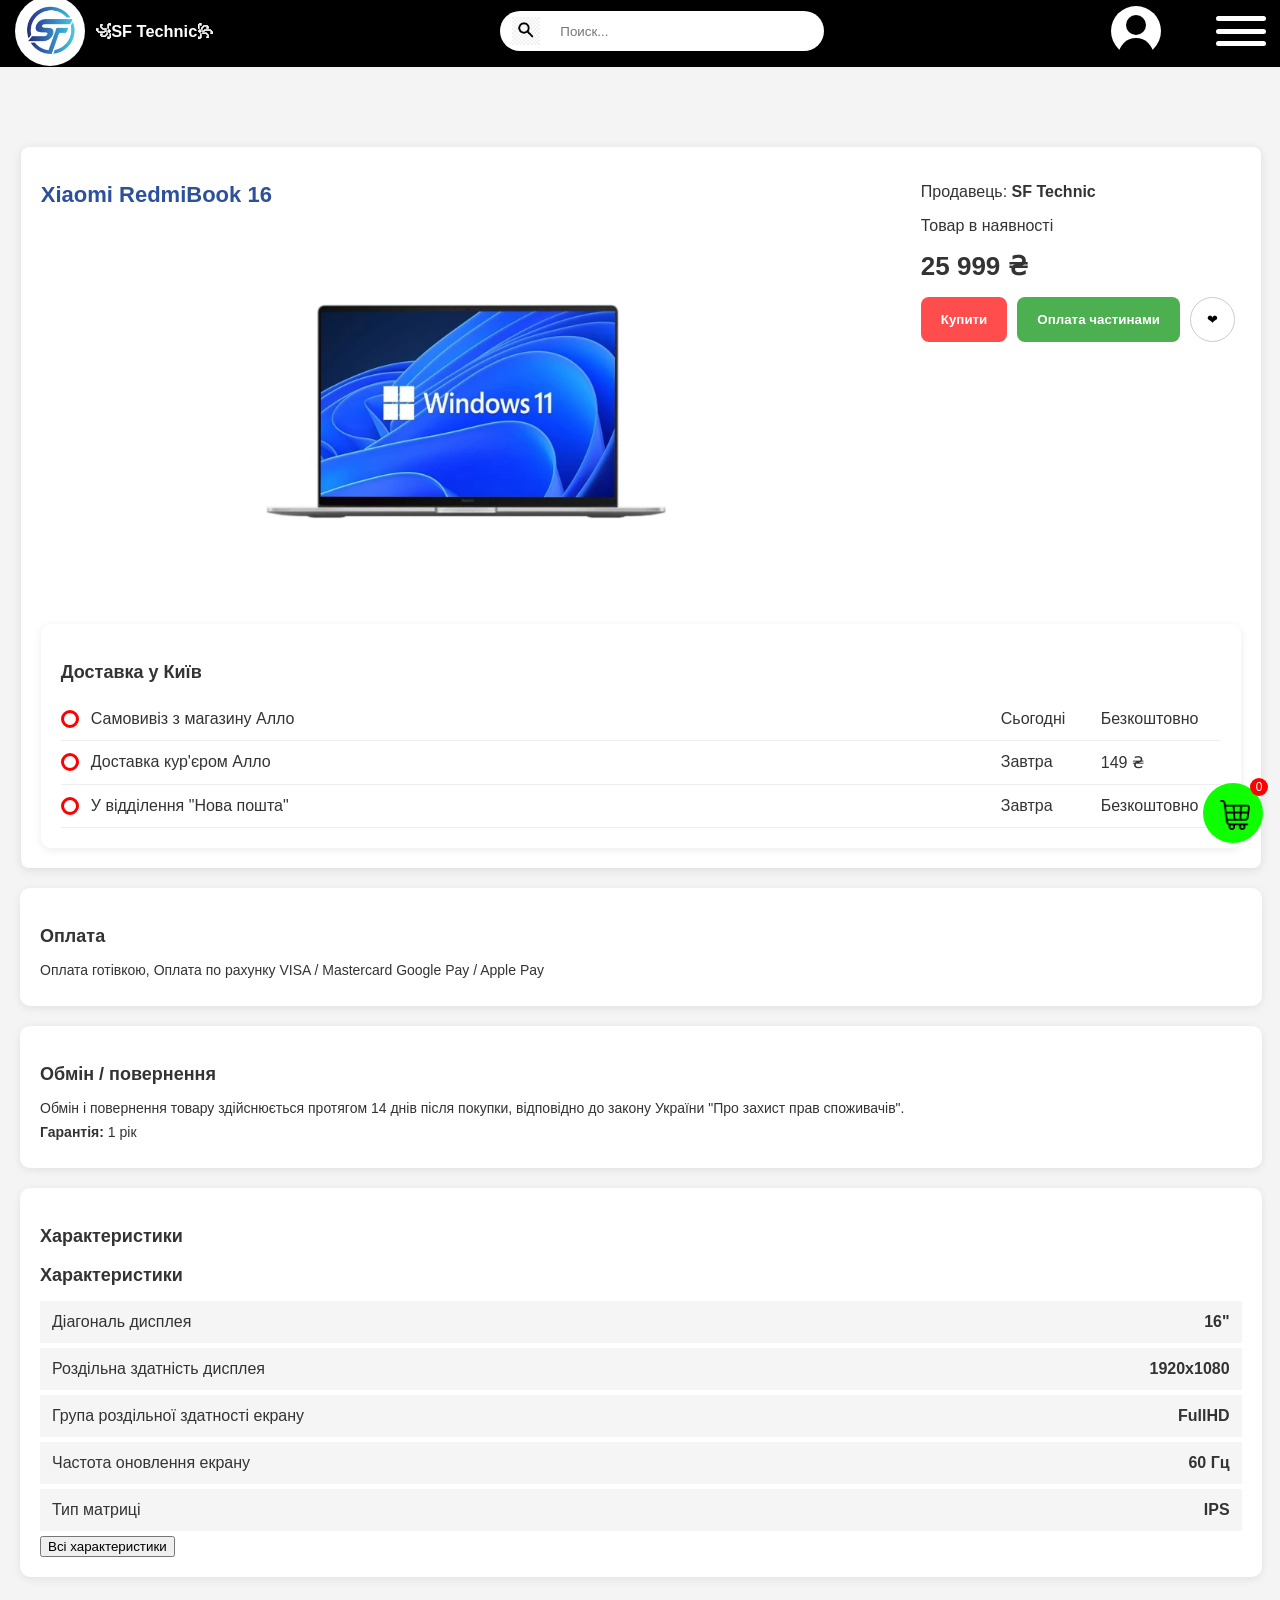
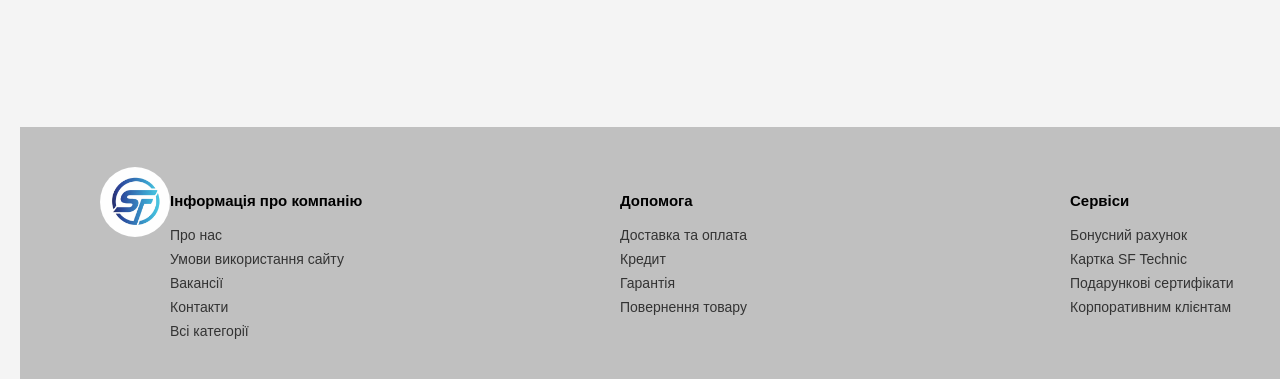
<file: Xiaomi RedmiBook 16.html>
<!DOCTYPE html>
<html lang="en">

<head name="viewport" content="width=device-width, initial-scale=1.0">
    <meta charset="UTF-8">
    <meta name="viewport" content="width=device-width, initial-scale=1.0">
    <title>Інтернет магазин</title>
    <link rel="stylesheet" href="Index.css">

    <style>
        body {
            font-family: Arial, sans-serif;
            background-color: #f4f4f4;
            padding: 20px;
            color: #333;
            width: 97%;
        }

        #header {
            margin-left: -2%;
            margin-top: -2%;
            margin-right: -2%;
            background: #000;
            color: #fff;
            display: flex;
            align-items: center;
            justify-content: space-between;
            padding: 0px 20px;

        }

        /* ОБЩЕЕ */
        .product-container {
            width: 100%;
            max-width: 1200px;
            margin: auto;
            background: #fff;
            border-radius: 8px;
            box-shadow: 0 2px 10px rgba(0, 0, 0, 0.1);
            margin-top: 80px;
            padding: 20px;
        }

        /* ВЕРХНИЙ БЛОК */
        .product-top {
            display: flex;
            gap: 30px;
        }

        /* ЛЕВАЯ ЧАСТЬ */
        .product-main {
            flex: 1;
        }

        .product-title {
            font-size: 22px;
            color: #2c509a;
            margin-bottom: 15px;
        }

        .image-wrapper {
            text-align: center;
        }

        .image-wrapper img {
            width: 100%;
            max-width: 400px;
        }

        /* ПРАВАЯ ЧАСТЬ */
        .purchase-section {
            width: 320px;
        }

        .price {
            font-size: 26px;
            font-weight: bold;
            margin: 15px 0;
        }

        .button-group {
            display: flex;
            gap: 10px;
            flex-wrap: wrap;
        }

        /* КНОПКИ */
        .btn {
            padding: 12px 20px;
            border-radius: 8px;
            border: none;
            font-weight: bold;
            cursor: pointer;
        }

        .btn-buy {
            background: #ff4d4d;
            color: white;
        }

        .btn-credit {
            background: #4CAF50;
            color: white;
        }

        .btn-wishlist {
            width: 45px;
            height: 45px;
            border-radius: 50%;
            border: 1px solid #ccc;
            background: white;
            cursor: pointer;
        }

        /* БЛОКИ */
        .info-block {
            margin-top: 30px;
        }

        /* ДОСТАВКА */
        .delivery-item {
            display: grid;
            grid-template-columns: 2fr 1fr 1fr;
            padding: 10px 0;
            border-bottom: 1px solid #eee;
        }

        /* ХАРАКТЕРИСТИКИ */
        .specs-table {
            width: 100%;
            border-collapse: collapse;
        }

        .specs-table td {
            padding: 12px;
            background: #f5f5f5;
            border-bottom: 5px solid white;
        }

        .specs-table td:last-child {
            text-align: right;
            font-weight: bold;
        }

        /* 📱 МОБИЛКА */
        @media (max-width: 768px) {

            .product-top {
                flex-direction: column;
            }

            .purchase-section {
                width: 100%;
            }

            .image-wrapper img {
                max-width: 100%;
            }

            .button-group {
                flex-direction: column;
            }

            .btn {
                width: 100%;
            }

        }

        .info-block {
            margin-top: 20px;
            background: white;
            border-radius: 10px;
            padding: 20px;
            box-shadow: 0 2px 8px rgba(0, 0, 0, 0.08);
        }

        /* заголовки */
        .info-block h3 {
            margin-bottom: 15px;
            font-size: 18px;
        }

        /* текст внутри */
        .info-block p {
            margin: 8px 0;
            font-size: 14px;
        }

        /* доставка строки */
        .delivery-item {
            display: grid;
            grid-template-columns: 30px 1fr 100px 120px;
            align-items: center;
            padding: 12px 0;
            border-bottom: 1px solid #eee;
        }

        /* кружочек */
        .delivery-item::before {
            content: "";
            width: 12px;
            height: 12px;
            border: 3px solid red;
            border-radius: 50%;
            display: inline-block;
        }

        /* мобильная версия */
        @media (max-width: 768px) {
            .delivery-item {
                grid-template-columns: 20px 1fr;
                row-gap: 5px;
            }

            .delivery-time,
            .delivery-price {
                grid-column: 2;
            }
        }
    </style>
</head>

<body>
    <header id="header">

        <a href="Index.html" class="left">
            <div class="left">
                <img src="file/Логотип _SF_ в градієнті.png" class="logo">
                <span class="title">
                    <h3>꧁SF Technic꧂</h3>
                </span>
            </div>
        </a>
        <div class="center">
            <div class="search-box">
                <img src="file/pngtree-search-icon-image_1344447.jpg" class="icon">
                <input type="text" placeholder="Поиск...">
            </div>
        </div>
        <div class="right">
            <div class="user-icon"></div>
            <img src="file/account_avatar_face_man_people_profile_user_icon_123197.png" class="user">
            <div class="menu-btn">
                <span></span>
                <span></span>
                <span></span>
            </div>
        </div>
    </header>


    <div class="product-container">

        <div class="product-top"> <!-- НОВЫЙ БЛОК -->

            <div class="product-main">
                <h1 class="product-title">Xiaomi RedmiBook 16</h1>
                <div class="image-wrapper">
                    <img src="file/file_131725004452.webp">
                </div>
            </div>

            <div class="purchase-section">
                <p class="seller">Продавець: <strong>SF Technic</strong></p>
                <p class="status">Товар в наявності</p>
                <div class="price">25 999 ₴</div>

                <div class="button-group">
                    <button class ="btn btn-buy" id="buyBtn">Купити</button>
                    <button class="btn btn-credit">Оплата частинами</button>
                    <button class="btn-wishlist">❤</button>
                </div>
            </div>

        </div>

        <div class="info-block">
            <h3>Доставка у Київ</h3>
            <div class="delivery-item">
                <span>Самовивіз з магазину Алло</span>
                <span class="delivery-time">Сьогодні</span>
                <span class="delivery-price">Безкоштовно</span>
            </div>
            <div class="delivery-item">
                <span>Доставка кур'єром Алло</span>
                <span class="delivery-time">Завтра</span>
                <span class="delivery-price">149 ₴</span>
            </div>
            <div class="delivery-item">
                <span>У відділення "Нова пошта"</span>
                <span class="delivery-time">Завтра</span>
                <span class="delivery-price">Безкоштовно</span>
            </div>
        </div>

    </div>

    <!-- 💳 ОПЛАТА -->
    <div class="info-block">
        <h3>Оплата</h3>
        <p>Оплата готівкою, Оплата по рахунку VISA / Mastercard Google Pay / Apple Pay</p>
    </div>

    <!-- 🔁 ОБМЕН -->
    <div class="info-block">
        <h3>Обмін / повернення</h3>
        <p>
            Обмін і повернення товару здійснюється протягом 14 днів після покупки,
            відповідно до закону України "Про захист прав споживачів".
        </p>
        <p><strong>Гарантія:</strong> 1 рік</p>
    </div>


    <div class="info-block">
        <h3>Характеристики</h3>
        <table class="specs-table">
            <h3>Характеристики</h3>
            <table class="specs-table">
                <tr>
                    <td>Діагональ дисплея</td>
                    <td>16"</td>
                </tr>
                <tr>
                    <td>Роздільна здатність дисплея</td>
                    <td>1920x1080</td>
                </tr>
                <tr>
                    <td>Група роздільної здатності екрану</td>
                    <td>FullHD</td>
                </tr>
                <tr>
                    <td>Частота оновлення екрану</td>
                    <td>60 Гц</td>
                </tr>
                <tr>
                    <td>Тип матриці</td>
                    <td>IPS</td>
                </tr>
                <tr>
                    <td>Процесор</td>
                    <td>Intel Core i5-12450H (2.0 - 4.4 ГГц)</td>
                </tr>
                <tr>
                    <td>Кількість ядер</td>
                    <td>8 ядер</td>
                </tr>
                <tr>
                    <td>Оперативна пам'ять</td>
                    <td>16 ГБ</td>
                </tr>
                <tr>
                    <td>Тип оперативної пам'яті</td>
                    <td>DDR5</td>
                </tr>
                <tr>
                    <td>Тип відеокарти</td>
                    <td>Інтегрована</td>
                </tr>
                <tr>
                    <td>Відеокарта</td>
                    <td>Intel UHD Graphics</td>
                </tr>
                <tr>
                    <td>Обсяг відеопам'яті </td>
                    <td>Використовує оперативну пам'ять</td>
                </tr>
                <tr>
                    <td>Тип накопичувача</td>
                    <td>SSD</td>
                </tr>
                <tr>
                    <td>Накопичувач SSD</td>
                    <td>512 ГБ</td>
                </tr>
            </table>
            <button id="toggleSpecsBtn">Всі характеристики</button>
    </div>
    </div>





    <footer>
        <div>
            <img src="file/Логотип _SF_ в градієнті.png" class="logo">
        </div>
        <div>
            <h5><b>Інформація про компанію</b></h5>
            <h6>Про нас</h6>
            <h6>Умови використання сайту</h6>
            <h6>Вакансії</h6>
            <h6>Контакти</h6>
            <h6>Всі категорії</h6>
        </div>
        <div>
            <h5><b>Допомога</b></h5>
            <h6>Доставка та оплата</h6>
            <h6>Кредит</h6>
            <h6>Гарантія</h6>
            <h6>Повернення товару</h6>
        </div>
        <div>
            <h5><b>Сервіси</b></h5>
            <h6>Бонусний рахунок</h6>
            <h6>Картка SF Technic</h6>
            <h6>Подарункові сертифікати</h6>
            <h6>Корпоративним клієнтам</h6>
        </div>
    </footer>

 <div class="cart-wrapper">
    <a href="index1.html" id="cartIcon">
        <img src="free-icon-shopping-cart-1374128 (1).png" class="l">
        <span id="cartCount">0</span>
    </a>
</div>

    <script>
        document.addEventListener("DOMContentLoaded", () => {

            const rows = document.querySelectorAll(".specs-table tr");
            const btn = document.getElementById("toggleSpecsBtn");

            let expanded = false;
            const visibleCount = 5; // сколько видно изначально

            // скрываем лишние строки
            rows.forEach((row, index) => {
                if (index >= visibleCount) {
                    row.style.display = "none";
                }
            });

            btn.addEventListener("click", () => {
                expanded = !expanded;

                rows.forEach((row, index) => {
                    if (index >= visibleCount) {
                        row.style.display = expanded ? "table-row" : "none";
                    }
                });

                btn.innerText = expanded ? "Скрыть" : "Показать ещё";
            });

        });

        document.getElementById("buyBtn").addEventListener("click", () => {

    const product = {
        name: document.querySelector(".product-title").innerText,
        price: parseInt(document.querySelector(".price").innerText.replace(/\D/g, "")),
        image: document.querySelector(".image-wrapper img").src
    };

    let cart = JSON.parse(localStorage.getItem("cart")) || [];

    cart.push(product);

    localStorage.setItem("cart", JSON.stringify(cart));


});

document.addEventListener("DOMContentLoaded", () => {

    const buyBtn = document.getElementById("buyBtn");
    const cartIcon = document.getElementById("cartIcon");
    const counter = document.getElementById("cartCount");

    let cartCount = parseInt(counter.textContent) || 0;

    buyBtn.addEventListener("click", () => {

        const img = document.querySelector(".image-wrapper img");
        if (!img) return;

        // 👉 увеличиваем счётчик
        cartCount++;
        counter.textContent = cartCount;

        // 🧠 создаём "летящий" элемент
        const fly = document.createElement("div");

        fly.style.position = "fixed";
        fly.style.width = "60px";
        fly.style.height = "60px";
        fly.style.borderRadius = "50%";
        fly.style.overflow = "hidden";
        fly.style.zIndex = "9999";
        fly.style.transition = "all 0.8s ease";
        fly.style.pointerEvents = "none";
        fly.style.boxShadow = "0 4px 15px rgba(0,0,0,0.3)";

        fly.innerHTML = `
            <img src="${img.src}" style="width:100%;height:100%;object-fit:cover;">
        `;

        document.body.appendChild(fly);

        // 📍 старт (картинка товара)
        const start = img.getBoundingClientRect();
        fly.style.top = start.top + "px";
        fly.style.left = start.left + "px";

        // 📍 движение в корзину
        setTimeout(() => {
            const end = cartIcon.getBoundingClientRect();

            fly.style.top = end.top + "px";
            fly.style.left = end.left + "px";
            fly.style.transform = "scale(0.2)";
            fly.style.opacity = "0";
        }, 20);

        // 🧹 удаление
        setTimeout(() => fly.remove(), 900);

    });

});
    </script>
</body>

</html>
</file>
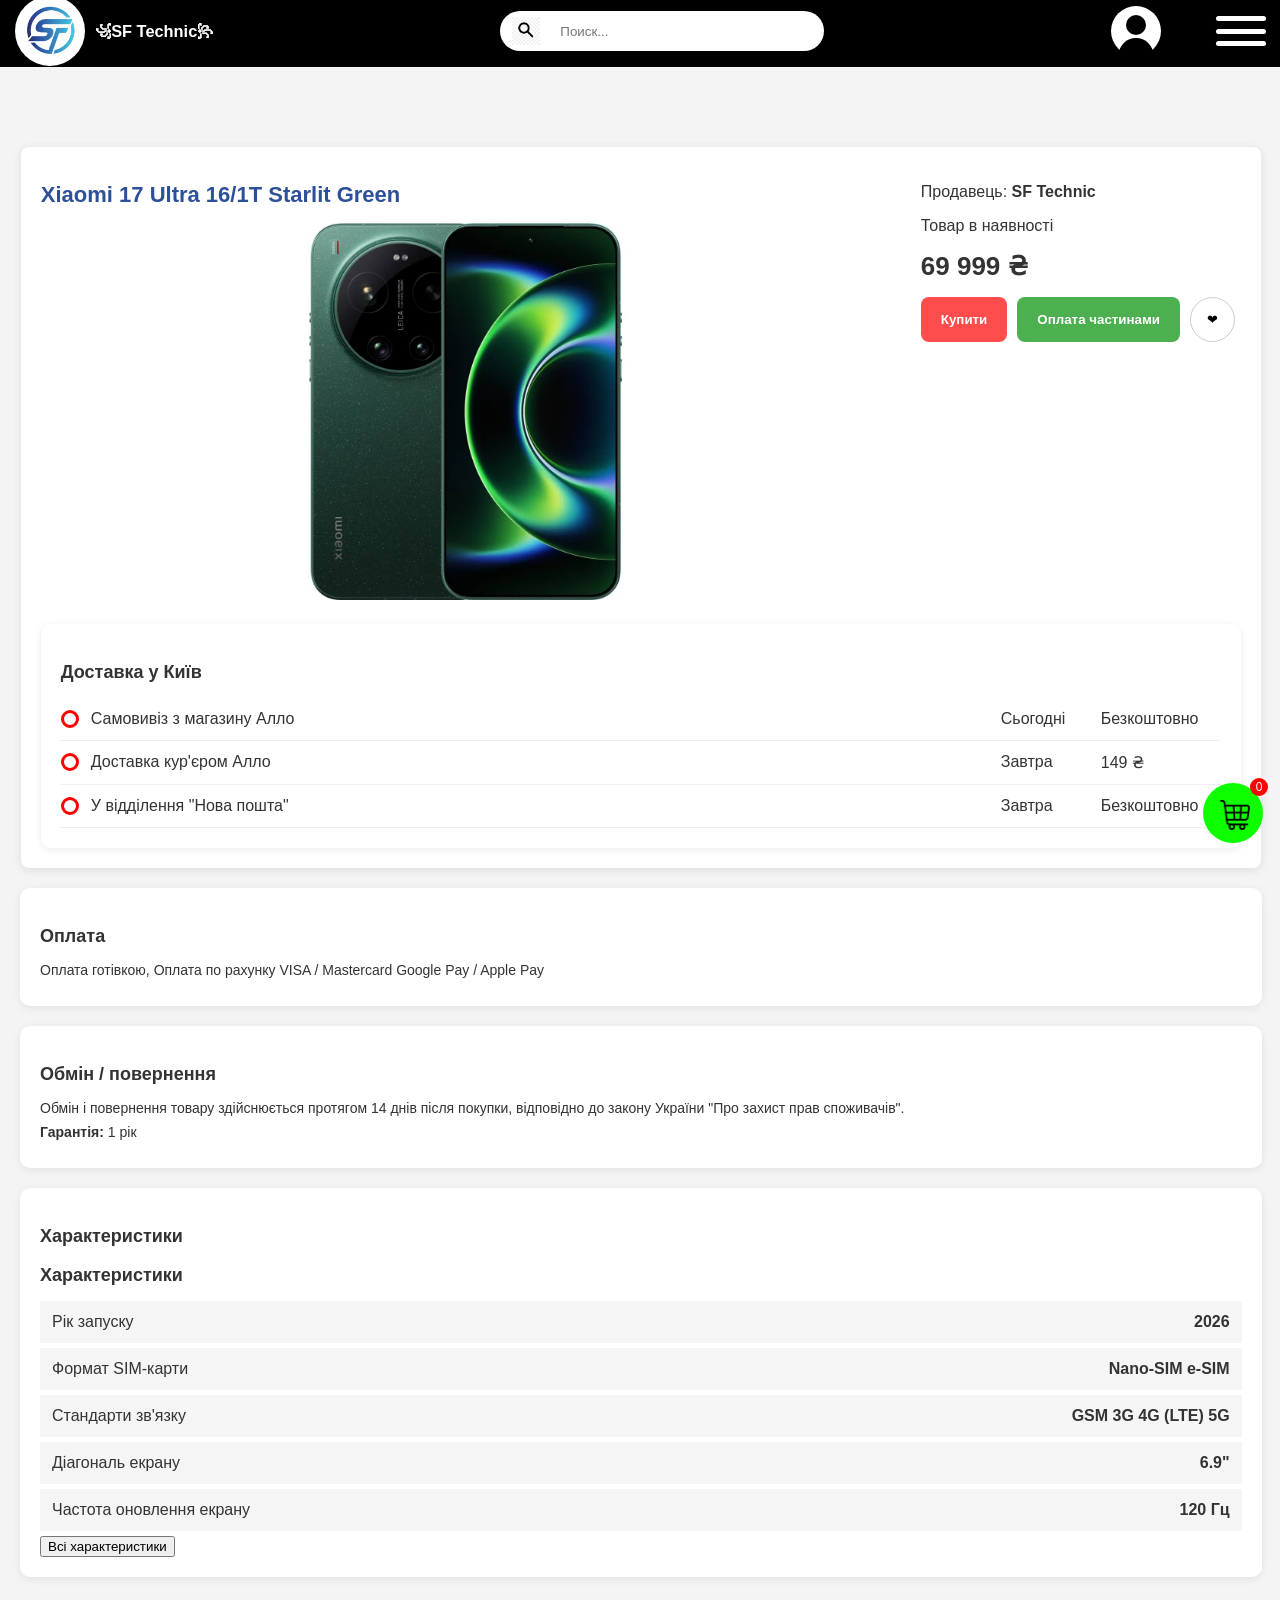
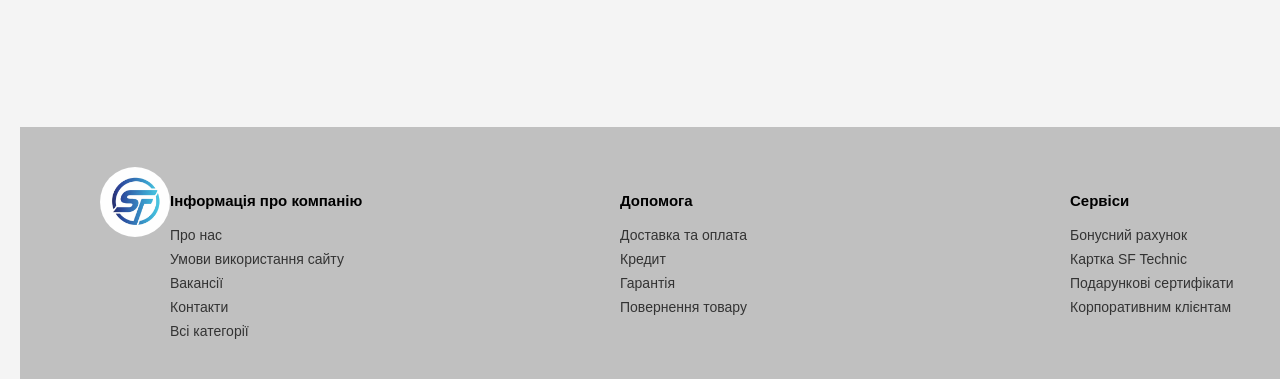
<file: Xiaomi.html>
<!DOCTYPE html>
<html lang="en">

<head name="viewport" content="width=device-width, initial-scale=1.0">
    <meta charset="UTF-8">
    <meta name="viewport" content="width=device-width, initial-scale=1.0">
    <title>Інтернет магазин</title>
    <link rel="stylesheet" href="Index.css">

    <style>
        body {
            font-family: Arial, sans-serif;
            background-color: #f4f4f4;
            padding: 20px;
            color: #333;
            width: 97%;
        }

        #header {
            margin-left: -2%;
            margin-top: -2%;
            margin-right: -2%;
            background: #000;
            color: #fff;
            display: flex;
            align-items: center;
            justify-content: space-between;
            padding: 0px 20px;

        }

        /* ОБЩЕЕ */
        .product-container {
            width: 100%;
            max-width: 1200px;
            margin: auto;
            background: #fff;
            border-radius: 8px;
            box-shadow: 0 2px 10px rgba(0, 0, 0, 0.1);
            margin-top: 80px;
            padding: 20px;
        }

        /* ВЕРХНИЙ БЛОК */
        .product-top {
            display: flex;
            gap: 30px;
        }

        /* ЛЕВАЯ ЧАСТЬ */
        .product-main {
            flex: 1;
        }

        .product-title {
            font-size: 22px;
            color: #2c509a;
            margin-bottom: 15px;
        }

        .image-wrapper {
            text-align: center;
        }

        .image-wrapper img {
            width: 100%;
            max-width: 400px;
        }

        /* ПРАВАЯ ЧАСТЬ */
        .purchase-section {
            width: 320px;
        }

        .price {
            font-size: 26px;
            font-weight: bold;
            margin: 15px 0;
        }

        .button-group {
            display: flex;
            gap: 10px;
            flex-wrap: wrap;
        }

        /* КНОПКИ */
        .btn {
            padding: 12px 20px;
            border-radius: 8px;
            border: none;
            font-weight: bold;
            cursor: pointer;
        }

        .btn-buy {
            background: #ff4d4d;
            color: white;
        }

        .btn-credit {
            background: #4CAF50;
            color: white;
        }

        .btn-wishlist {
            width: 45px;
            height: 45px;
            border-radius: 50%;
            border: 1px solid #ccc;
            background: white;
            cursor: pointer;
        }

        /* БЛОКИ */
        .info-block {
            margin-top: 30px;
        }

        /* ДОСТАВКА */
        .delivery-item {
            display: grid;
            grid-template-columns: 2fr 1fr 1fr;
            padding: 10px 0;
            border-bottom: 1px solid #eee;
        }

        /* ХАРАКТЕРИСТИКИ */
        .specs-table {
            width: 100%;
            border-collapse: collapse;
        }

        .specs-table td {
            padding: 12px;
            background: #f5f5f5;
            border-bottom: 5px solid white;
        }

        .specs-table td:last-child {
            text-align: right;
            font-weight: bold;
        }

        /* 📱 МОБИЛКА */
        @media (max-width: 768px) {

            .product-top {
                flex-direction: column;
            }

            .purchase-section {
                width: 100%;
            }

            .image-wrapper img {
                max-width: 100%;
            }

            .button-group {
                flex-direction: column;
            }

            .btn {
                width: 100%;
            }

        }

        .info-block {
            margin-top: 20px;
            background: white;
            border-radius: 10px;
            padding: 20px;
            box-shadow: 0 2px 8px rgba(0, 0, 0, 0.08);
        }

        /* заголовки */
        .info-block h3 {
            margin-bottom: 15px;
            font-size: 18px;
        }

        /* текст внутри */
        .info-block p {
            margin: 8px 0;
            font-size: 14px;
        }

        /* доставка строки */
        .delivery-item {
            display: grid;
            grid-template-columns: 30px 1fr 100px 120px;
            align-items: center;
            padding: 12px 0;
            border-bottom: 1px solid #eee;
        }

        /* кружочек */
        .delivery-item::before {
            content: "";
            width: 12px;
            height: 12px;
            border: 3px solid red;
            border-radius: 50%;
            display: inline-block;
        }

        /* мобильная версия */
        @media (max-width: 768px) {
            .delivery-item {
                grid-template-columns: 20px 1fr;
                row-gap: 5px;
            }

            .delivery-time,
            .delivery-price {
                grid-column: 2;
            }
        }
    </style>
</head>

<body>
    <header id="header">

        <a href="Index.html" class="left">
            <div class="left">
                <img src="file/Логотип _SF_ в градієнті.png" class="logo">
                <span class="title">
                    <h3>꧁SF Technic꧂</h3>
                </span>
            </div>
        </a>
        <div class="center">
            <div class="search-box">
                <img src="file/pngtree-search-icon-image_1344447.jpg" class="icon">
                <input type="text" placeholder="Поиск...">
            </div>
        </div>
        <div class="right">
            <div class="user-icon"></div>
            <img src="file/account_avatar_face_man_people_profile_user_icon_123197.png" class="user">
            <div class="menu-btn">
                <span></span>
                <span></span>
                <span></span>
            </div>
        </div>
    </header>


    <div class="product-container">

        <div class="product-top"> <!-- НОВЫЙ БЛОК -->

            <div class="product-main">
                <h1 class="product-title">Xiaomi 17 Ultra 16/1T Starlit Green</h1>
                <div class="image-wrapper">
                    <img src="file/green_p1.webp">
                </div>
            </div>

            <div class="purchase-section">
                <p class="seller">Продавець: <strong>SF Technic</strong></p>
                <p class="status">Товар в наявності</p>
                <div class="price">69 999 ₴</div>

                <div class="button-group">
                    <button class ="btn btn-buy" id="buyBtn">Купити</button>
                    <button class="btn btn-credit">Оплата частинами</button>
                    <button class="btn-wishlist">❤</button>
                </div>
            </div>

        </div>

        <div class="info-block">
            <h3>Доставка у Київ</h3>
            <div class="delivery-item">
                <span>Самовивіз з магазину Алло</span>
                <span class="delivery-time">Сьогодні</span>
                <span class="delivery-price">Безкоштовно</span>
            </div>
            <div class="delivery-item">
                <span>Доставка кур'єром Алло</span>
                <span class="delivery-time">Завтра</span>
                <span class="delivery-price">149 ₴</span>
            </div>
            <div class="delivery-item">
                <span>У відділення "Нова пошта"</span>
                <span class="delivery-time">Завтра</span>
                <span class="delivery-price">Безкоштовно</span>
            </div>
        </div>

    </div>

    <!-- 💳 ОПЛАТА -->
    <div class="info-block">
        <h3>Оплата</h3>
        <p>Оплата готівкою, Оплата по рахунку VISA / Mastercard Google Pay / Apple Pay</p>
    </div>

    <!-- 🔁 ОБМЕН -->
    <div class="info-block">
        <h3>Обмін / повернення</h3>
        <p>
            Обмін і повернення товару здійснюється протягом 14 днів після покупки,
            відповідно до закону України "Про захист прав споживачів".
        </p>
        <p><strong>Гарантія:</strong> 1 рік</p>
    </div>


    <div class="info-block">
        <h3>Характеристики</h3>
        <table class="specs-table">
            <h3>Характеристики</h3>
            <table class="specs-table">
                <tr>
                    <td>Рік запуску</td>
                    <td>2026</td>
                </tr>
                <tr>
                    <td>Формат SIM-карти</td>
                    <td>Nano-SIM

                        e-SIM</td>
                </tr>
                <tr>
                    <td>Стандарти зв'язку</td>
                    <td>GSM

                        3G

                        4G (LTE)

                        5G</td>
                </tr>
                <tr>
                    <td>Діагональ екрану</td>
                    <td>6.9"</td>
                </tr>
                <tr>
                    <td>Частота оновлення екрану</td>
                    <td>120 Гц</td>
                </tr>
                <tr>
                    <td>Тип екрану</td>
                    <td>OLED</td>
                </tr>
                <tr>
                    <td>Процесор</td>
                    <td>Qualcomm Snapdragon 8 Elite Gen 5</td>
                </tr>
                <tr>
                    <td>Кількість ядер</td>
                    <td>8</td>
                </tr>
                <tr>
                    <td>Частота процесора</td>
                    <td>4.61 ГГц</td>
                </tr>
                <tr>
                    <td>Графічний процесор</td>
                    <td>Adreno 840</td>
                </tr>
                <tr>
                    <td>Внутрішня пам'ять</td>
                    <td>512 ГБ</td>
                </tr>
                <tr>
                    <td>Оперативна пам'ять</td>
                    <td>16 ГБ</td>
                </tr>
                <tr>
                    <td>Камера</td>
                    <td>50 Мп + 200 Мп + 50 Мп</td>
                </tr>
                <tr>
                    <td>Кількість модулів основної камери</td>
                    <td>3 модулі</td>
                </tr>
            </table>
            <button id="toggleSpecsBtn">Всі характеристики</button>
    </div>
    </div>





    <footer>
        <div>
            <img src="file/Логотип _SF_ в градієнті.png" class="logo">
        </div>
        <div>
            <h5><b>Інформація про компанію</b></h5>
            <h6>Про нас</h6>
            <h6>Умови використання сайту</h6>
            <h6>Вакансії</h6>
            <h6>Контакти</h6>
            <h6>Всі категорії</h6>
        </div>
        <div>
            <h5><b>Допомога</b></h5>
            <h6>Доставка та оплата</h6>
            <h6>Кредит</h6>
            <h6>Гарантія</h6>
            <h6>Повернення товару</h6>
        </div>
        <div>
            <h5><b>Сервіси</b></h5>
            <h6>Бонусний рахунок</h6>
            <h6>Картка SF Technic</h6>
            <h6>Подарункові сертифікати</h6>
            <h6>Корпоративним клієнтам</h6>
        </div>
    </footer>

 <div class="cart-wrapper">
    <a href="index1.html" id="cartIcon">
        <img src="free-icon-shopping-cart-1374128 (1).png" class="l">
        <span id="cartCount">0</span>
    </a>
</div>

    <script>
        document.addEventListener("DOMContentLoaded", () => {

            const rows = document.querySelectorAll(".specs-table tr");
            const btn = document.getElementById("toggleSpecsBtn");

            let expanded = false;
            const visibleCount = 5; // сколько видно изначально

            // скрываем лишние строки
            rows.forEach((row, index) => {
                if (index >= visibleCount) {
                    row.style.display = "none";
                }
            });

            btn.addEventListener("click", () => {
                expanded = !expanded;

                rows.forEach((row, index) => {
                    if (index >= visibleCount) {
                        row.style.display = expanded ? "table-row" : "none";
                    }
                });

                btn.innerText = expanded ? "Скрыть" : "Показать ещё";
            });

        });
        document.getElementById("buyBtn").addEventListener("click", () => {

    const product = {
        name: document.querySelector(".product-title").innerText,
        price: parseInt(document.querySelector(".price").innerText.replace(/\D/g, "")),
        image: document.querySelector(".image-wrapper img").src
    };

    let cart = JSON.parse(localStorage.getItem("cart")) || [];

    cart.push(product);

    localStorage.setItem("cart", JSON.stringify(cart));


});
document.addEventListener("DOMContentLoaded", () => {

    const buyBtn = document.getElementById("buyBtn");
    const cartIcon = document.getElementById("cartIcon");
    const counter = document.getElementById("cartCount");

    let cartCount = parseInt(counter.textContent) || 0;

    buyBtn.addEventListener("click", () => {

        const img = document.querySelector(".image-wrapper img");
        if (!img) return;

        // 👉 увеличиваем счётчик
        cartCount++;
        counter.textContent = cartCount;

        // 🧠 создаём "летящий" элемент
        const fly = document.createElement("div");

        fly.style.position = "fixed";
        fly.style.width = "60px";
        fly.style.height = "60px";
        fly.style.borderRadius = "50%";
        fly.style.overflow = "hidden";
        fly.style.zIndex = "9999";
        fly.style.transition = "all 0.8s ease";
        fly.style.pointerEvents = "none";
        fly.style.boxShadow = "0 4px 15px rgba(0,0,0,0.3)";

        fly.innerHTML = `
            <img src="${img.src}" style="width:100%;height:100%;object-fit:cover;">
        `;

        document.body.appendChild(fly);

        // 📍 старт (картинка товара)
        const start = img.getBoundingClientRect();
        fly.style.top = start.top + "px";
        fly.style.left = start.left + "px";

        // 📍 движение в корзину
        setTimeout(() => {
            const end = cartIcon.getBoundingClientRect();

            fly.style.top = end.top + "px";
            fly.style.left = end.left + "px";
            fly.style.transform = "scale(0.2)";
            fly.style.opacity = "0";
        }, 20);

        // 🧹 удаление
        setTimeout(() => fly.remove(), 900);

    });

});
    </script>
</body>

</html>
</file>
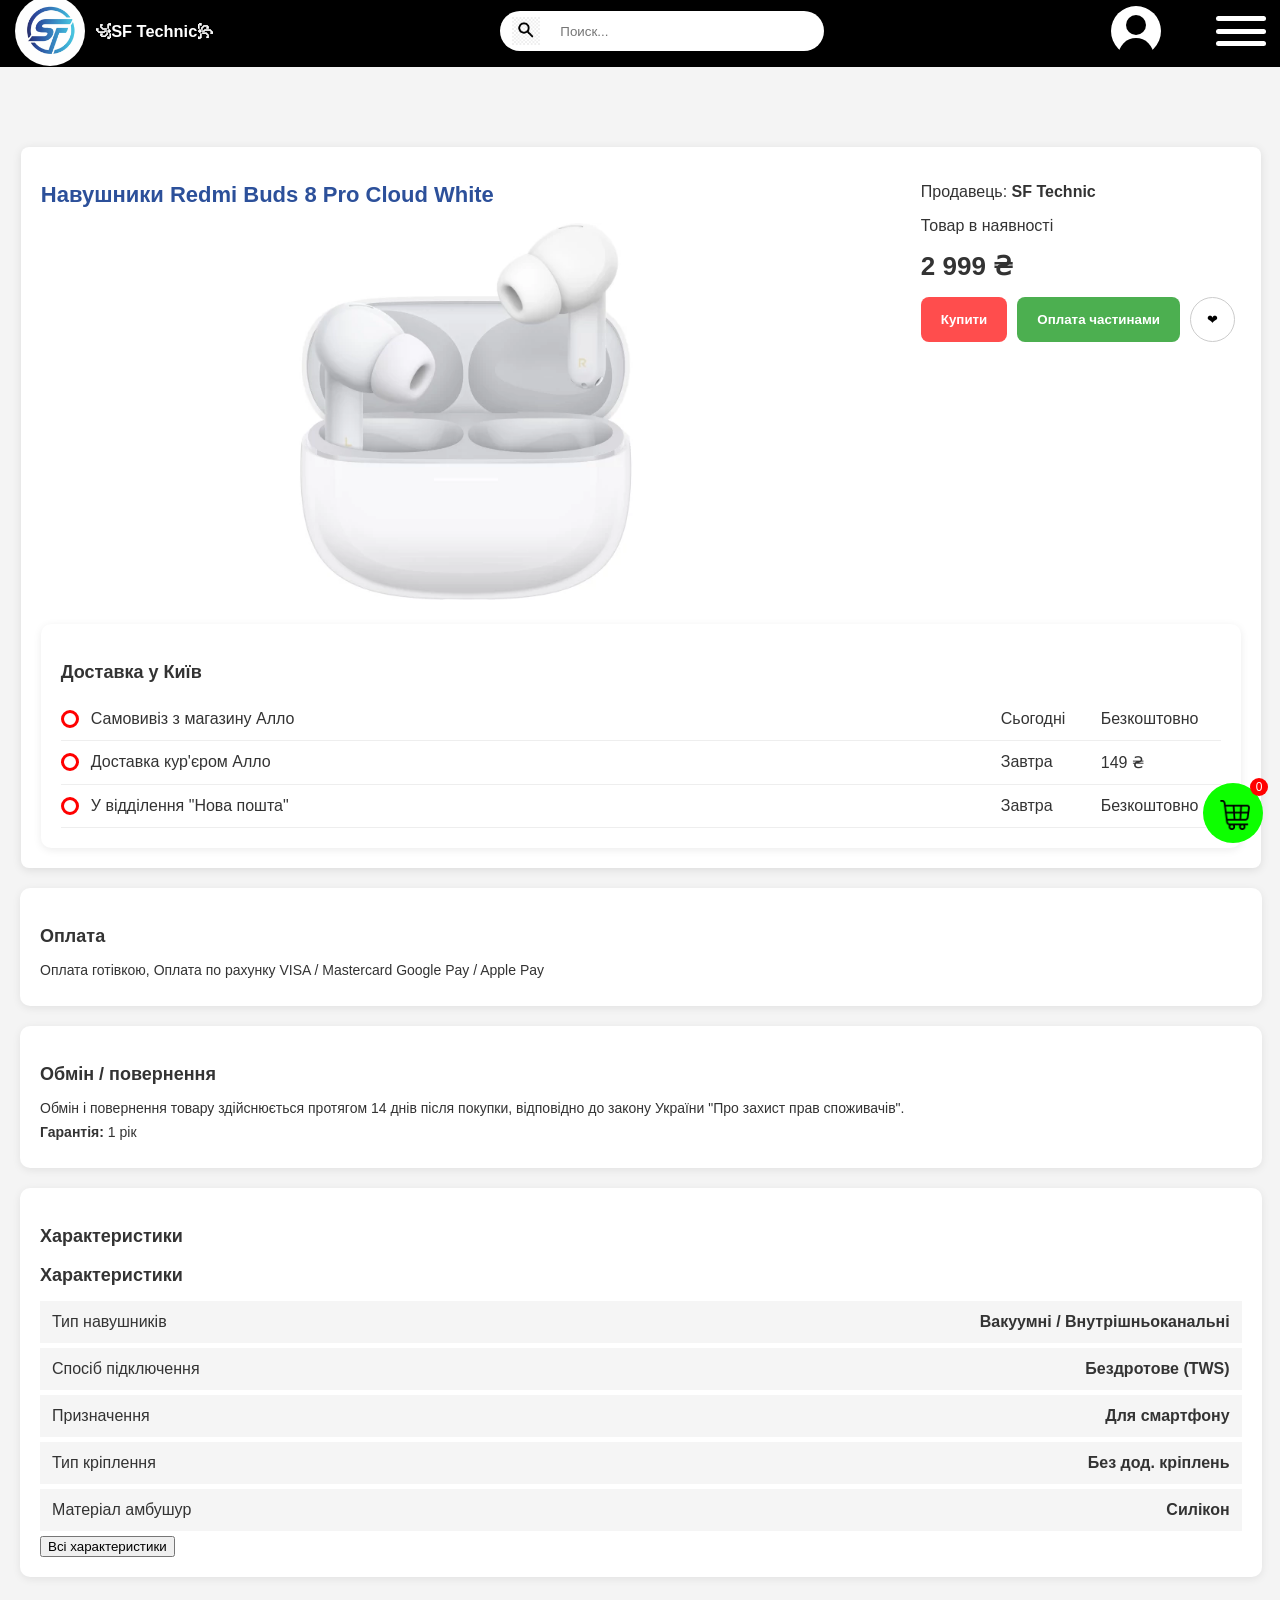
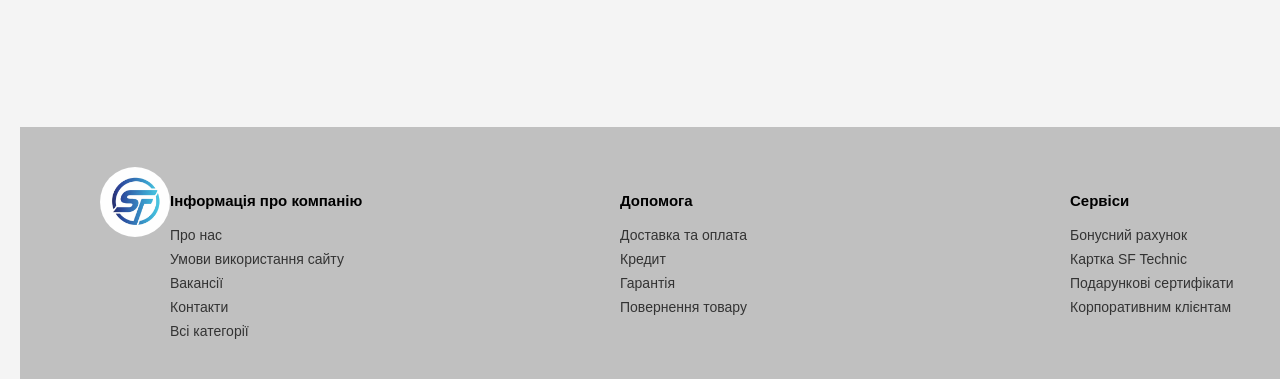
<file: Навушники Redmi Buds 8 Pro Cloud White.html>
<!DOCTYPE html>
<html lang="en">

<head name="viewport" content="width=device-width, initial-scale=1.0">
    <meta charset="UTF-8">
    <meta name="viewport" content="width=device-width, initial-scale=1.0">
    <title>Інтернет магазин</title>
    <link rel="stylesheet" href="Index.css">

    <style>
        body {
            font-family: Arial, sans-serif;
            background-color: #f4f4f4;
            padding: 20px;
            color: #333;
            width: 97%; 
        }

        #header {
            margin-left: -2%;
            margin-top: -2%;
            margin-right: -2%;
            background: #000;
            color: #fff;
            display: flex;
            align-items: center;
            justify-content: space-between;
            padding: 0px 20px;

        }

        /* ОБЩЕЕ */
        .product-container {
            width: 100%;
            max-width: 1200px;
            margin: auto;
            background: #fff;
            border-radius: 8px;
            box-shadow: 0 2px 10px rgba(0, 0, 0, 0.1);
            margin-top: 80px;
            padding: 20px;
        }

        /* ВЕРХНИЙ БЛОК */
        .product-top {
            display: flex;
            gap: 30px;
        }

        /* ЛЕВАЯ ЧАСТЬ */
        .product-main {
            flex: 1;
        }

        .product-title {
            font-size: 22px;
            color: #2c509a;
            margin-bottom: 15px;
        }

        .image-wrapper {
            text-align: center;
        }

        .image-wrapper img {
            width: 100%;
            max-width: 400px;
        }

        /* ПРАВАЯ ЧАСТЬ */
        .purchase-section {
            width: 320px;
        }

        .price {
            font-size: 26px;
            font-weight: bold;
            margin: 15px 0;
        }

        .button-group {
            display: flex;
            gap: 10px;
            flex-wrap: wrap;
        }

        /* КНОПКИ */
        .btn {
            padding: 12px 20px;
            border-radius: 8px;
            border: none;
            font-weight: bold;
            cursor: pointer;
        }

        .btn-buy {
            background: #ff4d4d;
            color: white;
        }

        .btn-credit {
            background: #4CAF50;
            color: white;
        }

        .btn-wishlist {
            width: 45px;
            height: 45px;
            border-radius: 50%;
            border: 1px solid #ccc;
            background: white;
            cursor: pointer;
        }

        /* БЛОКИ */
        .info-block {
            margin-top: 30px;
        }

        /* ДОСТАВКА */
        .delivery-item {
            display: grid;
            grid-template-columns: 2fr 1fr 1fr;
            padding: 10px 0;
            border-bottom: 1px solid #eee;
        }

        /* ХАРАКТЕРИСТИКИ */
        .specs-table {
            width: 100%;
            border-collapse: collapse;
        }

        .specs-table td {
            padding: 12px;
            background: #f5f5f5;
            border-bottom: 5px solid white;
        }

        .specs-table td:last-child {
            text-align: right;
            font-weight: bold;
        }

        /* 📱 МОБИЛКА */
        @media (max-width: 768px) {

            .product-top {
                flex-direction: column;
            }

            .purchase-section {
                width: 100%;
            }

            .image-wrapper img {
                max-width: 100%;
            }

            .button-group {
                flex-direction: column;
            }

            .btn {
                width: 100%;
            }

        }

        .info-block {
            margin-top: 20px;
            background: white;
            border-radius: 10px;
            padding: 20px;
            box-shadow: 0 2px 8px rgba(0, 0, 0, 0.08);
        }

        /* заголовки */
        .info-block h3 {
            margin-bottom: 15px;
            font-size: 18px;
        }

        /* текст внутри */
        .info-block p {
            margin: 8px 0;
            font-size: 14px;
        }

        /* доставка строки */
        .delivery-item {
            display: grid;
            grid-template-columns: 30px 1fr 100px 120px;
            align-items: center;
            padding: 12px 0;
            border-bottom: 1px solid #eee;
        }

        /* кружочек */
        .delivery-item::before {
            content: "";
            width: 12px;
            height: 12px;
            border: 3px solid red;
            border-radius: 50%;
            display: inline-block;
        }

        /* мобильная версия */
        @media (max-width: 768px) {
            .delivery-item {
                grid-template-columns: 20px 1fr;
                row-gap: 5px;
            }

            .delivery-time,
            .delivery-price {
                grid-column: 2;
            }
        }
    </style>
</head>

<body>
    <header id="header">

        <a href="Index.html" class="left">
            <div class="left">
                <img src="file/Логотип _SF_ в градієнті.png" class="logo">
                <span class="title">
                    <h3>꧁SF Technic꧂</h3>
                </span>
            </div>
        </a>
        <div class="center">
            <div class="search-box">
                <img src="file/pngtree-search-icon-image_1344447.jpg" class="icon">
                <input type="text" placeholder="Поиск...">
            </div>
        </div>
        <div class="right">
            <div class="user-icon"></div>
            <img src="file/account_avatar_face_man_people_profile_user_icon_123197.png" class="user">
            <div class="menu-btn">
                <span></span>
                <span></span>
                <span></span>
            </div>
        </div>
    </header>


    <div class="product-container">

        <div class="product-top"> <!-- НОВЫЙ БЛОК -->

            <div class="product-main">
                <h1 class="product-title">Навушники Redmi Buds 8 Pro Cloud White</h1>
                <div class="image-wrapper">
                    <img src="file/p76-box_open-white.webp">
                </div>
            </div>

            <div class="purchase-section">
                <p class="seller">Продавець: <strong>SF Technic</strong></p>
                <p class="status">Товар в наявності</p>
                <div class="price">2 999 ₴</div>

                <div class="button-group">
                   <button class ="btn btn-buy" id="buyBtn">Купити</button>
                    <button class="btn btn-credit">Оплата частинами</button>
                    <button class="btn-wishlist">❤</button>
                </div>
            </div>

        </div>

        <div class="info-block">
            <h3>Доставка у Київ</h3>
            <div class="delivery-item">
                <span>Самовивіз з магазину Алло</span>
                <span class="delivery-time">Сьогодні</span>
                <span class="delivery-price">Безкоштовно</span>
            </div>
            <div class="delivery-item">
                <span>Доставка кур'єром Алло</span>
                <span class="delivery-time">Завтра</span>
                <span class="delivery-price">149 ₴</span>
            </div>
            <div class="delivery-item">
                <span>У відділення "Нова пошта"</span>
                <span class="delivery-time">Завтра</span>
                <span class="delivery-price">Безкоштовно</span>
            </div>
        </div>

    </div>

    <!-- 💳 ОПЛАТА -->
    <div class="info-block">
        <h3>Оплата</h3>
        <p>Оплата готівкою, Оплата по рахунку VISA / Mastercard Google Pay / Apple Pay</p>
    </div>

    <!-- 🔁 ОБМЕН -->
    <div class="info-block">
        <h3>Обмін / повернення</h3>
        <p>
            Обмін і повернення товару здійснюється протягом 14 днів після покупки,
            відповідно до закону України "Про захист прав споживачів".
        </p>
        <p><strong>Гарантія:</strong> 1 рік</p>
    </div>


    <div class="info-block">
        <h3>Характеристики</h3>
        <table class="specs-table">
            <h3>Характеристики</h3>
            <table class="specs-table">
                <tr>
                    <td>Тип навушників</td>
                    <td>Вакуумні / Внутрішньоканальні</td>
                </tr>
                <tr>
                    <td>Спосіб підключення</td>
                    <td>Бездротове (TWS)</td>
                </tr>
                <tr>
                    <td>Призначення</td>
                    <td>Для смартфону</td>
                </tr>
                <tr>
                    <td>Тип кріплення</td>
                    <td>Без дод. кріплень</td>
                </tr>
                <tr>
                    <td>Матеріал амбушур</td>
                    <td>Силікон</td>
                </tr>
                <tr>
                    <td>Тип випромінювача</td>
                    <td>Динамічний</td>
                </tr>
                <tr>
                    <td>Наявність мікрофона</td>
                    <td>Є</td>
                </tr>
                <tr>
                    <td>Активне шумозаглушення (ANC)</td>
                    <td>Є</td>
                </tr>
                <tr>
                    <td>Версія Bluetooth</td>
                    <td>Bluetooth 5.4</td>
                </tr>
                <tr>
                    <td>Особливості</td>
                    <td>
                        <p>Управління треками</p>

                        Управління через додаток
                    </td>
                </tr>
                <tr>
                    <td>Ступінь пило-та вологозахисту</td>
                    <td>IP54</td>
                </tr>
                <tr>
                    <td>Тип управління</td>
                    <td>Сенсорне</td>
                </tr>
                <tr>
                    <td>Керування</td>
                    <td>Голосове керування

                        Прийняти/відхилити виклик</td>
                </tr>
                <tr>
                    <td>Роз'єм зарядного пристрою</td>
                    <td>USB Type-C</td>
                </tr>
                <tr>
                    <td>Колір</td>
                    <td>Білий</td>
                </tr>
            </table>
            <button id="toggleSpecsBtn">Всі характеристики</button>
    </div>
    </div>





    <footer>
        <div>
            <img src="file/Логотип _SF_ в градієнті.png" class="logo">
        </div>
        <div>
            <h5><b>Інформація про компанію</b></h5>
            <h6>Про нас</h6>
            <h6>Умови використання сайту</h6>
            <h6>Вакансії</h6>
            <h6>Контакти</h6>
            <h6>Всі категорії</h6>
        </div>
        <div>
            <h5><b>Допомога</b></h5>
            <h6>Доставка та оплата</h6>
            <h6>Кредит</h6>
            <h6>Гарантія</h6>
            <h6>Повернення товару</h6>
        </div>
        <div>
            <h5><b>Сервіси</b></h5>
            <h6>Бонусний рахунок</h6>
            <h6>Картка SF Technic</h6>
            <h6>Подарункові сертифікати</h6>
            <h6>Корпоративним клієнтам</h6>
        </div>
    </footer>

 <div class="cart-wrapper">
    <a href="index1.html" id="cartIcon">
        <img src="free-icon-shopping-cart-1374128 (1).png" class="l">
        <span id="cartCount">0</span>
    </a>
</div>

    <script>
        document.addEventListener("DOMContentLoaded", () => {

            const rows = document.querySelectorAll(".specs-table tr");
            const btn = document.getElementById("toggleSpecsBtn");

            let expanded = false;
            const visibleCount = 5; // сколько видно изначально

            // скрываем лишние строки
            rows.forEach((row, index) => {
                if (index >= visibleCount) {
                    row.style.display = "none";
                }
            });

            btn.addEventListener("click", () => {
                expanded = !expanded;

                rows.forEach((row, index) => {
                    if (index >= visibleCount) {
                        row.style.display = expanded ? "table-row" : "none";
                    }
                });

                btn.innerText = expanded ? "Скрыть" : "Показать ещё";
            });

        });
        document.getElementById("buyBtn").addEventListener("click", () => {

    const product = {
        name: document.querySelector(".product-title").innerText,
        price: parseInt(document.querySelector(".price").innerText.replace(/\D/g, "")),
        image: document.querySelector(".image-wrapper img").src
    };

    let cart = JSON.parse(localStorage.getItem("cart")) || [];

    cart.push(product);

    localStorage.setItem("cart", JSON.stringify(cart));


});
document.addEventListener("DOMContentLoaded", () => {

    const buyBtn = document.getElementById("buyBtn");
    const cartIcon = document.getElementById("cartIcon");
    const counter = document.getElementById("cartCount");

    let cartCount = parseInt(counter.textContent) || 0;

    buyBtn.addEventListener("click", () => {

        const img = document.querySelector(".image-wrapper img");
        if (!img) return;

        // 👉 увеличиваем счётчик
        cartCount++;
        counter.textContent = cartCount;

        // 🧠 создаём "летящий" элемент
        const fly = document.createElement("div");

        fly.style.position = "fixed";
        fly.style.width = "60px";
        fly.style.height = "60px";
        fly.style.borderRadius = "50%";
        fly.style.overflow = "hidden";
        fly.style.zIndex = "9999";
        fly.style.transition = "all 0.8s ease";
        fly.style.pointerEvents = "none";
        fly.style.boxShadow = "0 4px 15px rgba(0,0,0,0.3)";

        fly.innerHTML = `
            <img src="${img.src}" style="width:100%;height:100%;object-fit:cover;">
        `;

        document.body.appendChild(fly);

        // 📍 старт (картинка товара)
        const start = img.getBoundingClientRect();
        fly.style.top = start.top + "px";
        fly.style.left = start.left + "px";

        // 📍 движение в корзину
        setTimeout(() => {
            const end = cartIcon.getBoundingClientRect();

            fly.style.top = end.top + "px";
            fly.style.left = end.left + "px";
            fly.style.transform = "scale(0.2)";
            fly.style.opacity = "0";
        }, 20);

        // 🧹 удаление
        setTimeout(() => fly.remove(), 900);

    });

});
    </script>
</body>

</html>
</file>
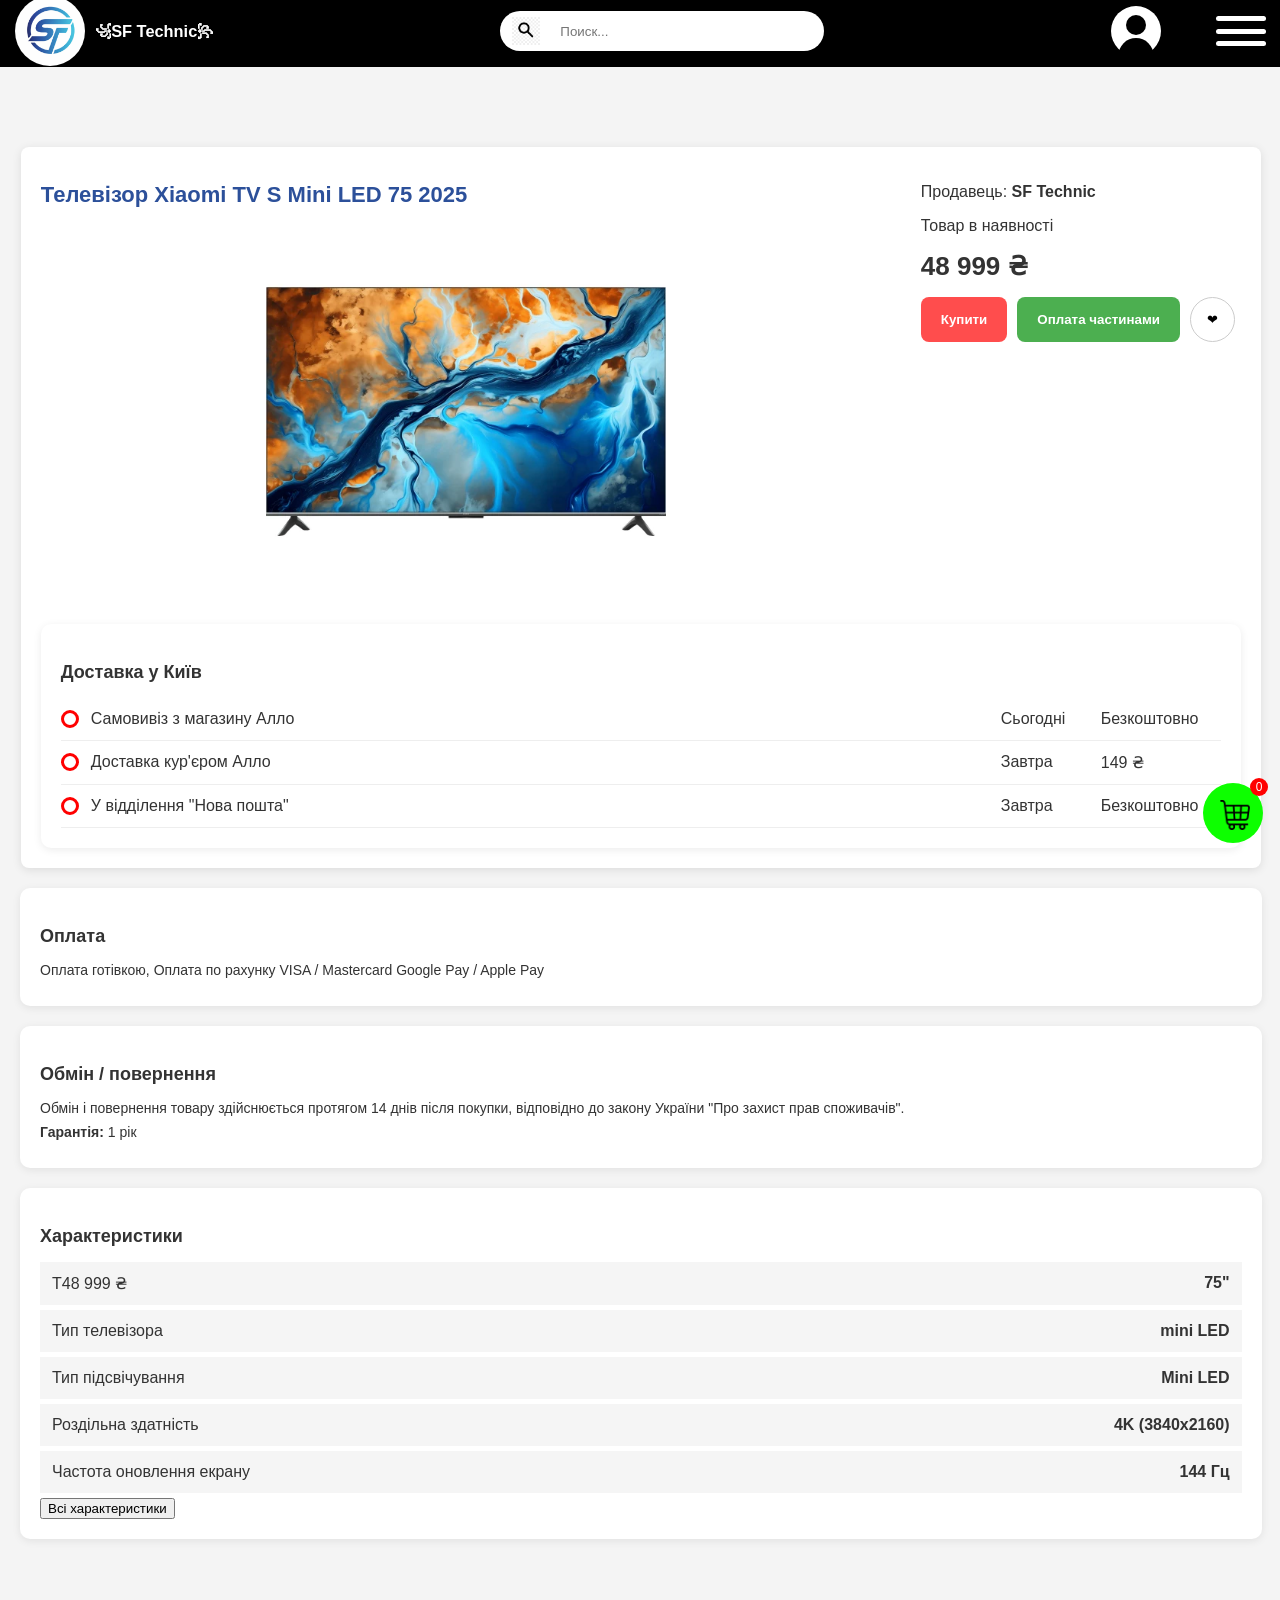
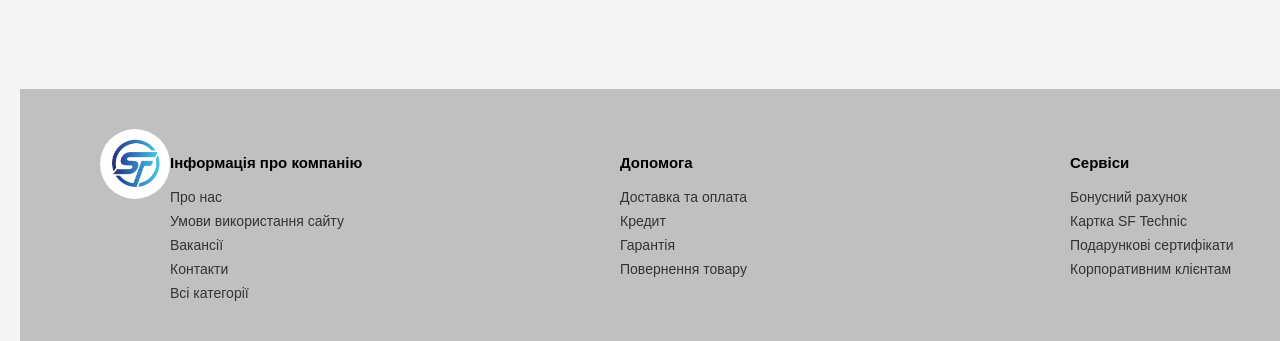
<file: Телевізор.html>
<!DOCTYPE html>
<html lang="en">

<head name="viewport" content="width=device-width, initial-scale=1.0">
    <meta charset="UTF-8">
    <meta name="viewport" content="width=device-width, initial-scale=1.0">
    <title>Інтернет магазин</title>
    <link rel="stylesheet" href="Index.css">

    <style>
        body {
            font-family: Arial, sans-serif;
            background-color: #f4f4f4;
            padding: 20px;
            color: #333;
            width: 97%;
        }

        #header {
            margin-left: -2%;
            margin-top: -2%;
            margin-right: -2%;
            background: #000;
            color: #fff;
            display: flex;
            align-items: center;
            justify-content: space-between;
            padding: 0px 20px;

        }

        /* ОБЩЕЕ */
        .product-container {
            width: 100%;
            max-width: 1200px;
            margin: auto;
            background: #fff;
            border-radius: 8px;
            box-shadow: 0 2px 10px rgba(0, 0, 0, 0.1);
            margin-top: 80px;
            padding: 20px;
        }

        /* ВЕРХНИЙ БЛОК */
        .product-top {
            display: flex;
            gap: 30px;
        }

        /* ЛЕВАЯ ЧАСТЬ */
        .product-main {
            flex: 1;
        }

        .product-title {
            font-size: 22px;
            color: #2c509a;
            margin-bottom: 15px;
        }

        .image-wrapper {
            text-align: center;
        }

        .image-wrapper img {
            width: 100%;
            max-width: 400px;
        }

        /* ПРАВАЯ ЧАСТЬ */
        .purchase-section {
            width: 320px;
        }

        .price {
            font-size: 26px;
            font-weight: bold;
            margin: 15px 0;
        }

        .button-group {
            display: flex;
            gap: 10px;
            flex-wrap: wrap;
        }

        /* КНОПКИ */
        .btn {
            padding: 12px 20px;
            border-radius: 8px;
            border: none;
            font-weight: bold;
            cursor: pointer;
        }

        .btn-buy {
            background: #ff4d4d;
            color: white;
        }

        .btn-credit {
            background: #4CAF50;
            color: white;
        }

        .btn-wishlist {
            width: 45px;
            height: 45px;
            border-radius: 50%;
            border: 1px solid #ccc;
            background: white;
            cursor: pointer;
        }

        /* БЛОКИ */
        .info-block {
            margin-top: 30px;
        }

        /* ДОСТАВКА */
        .delivery-item {
            display: grid;
            grid-template-columns: 2fr 1fr 1fr;
            padding: 10px 0;
            border-bottom: 1px solid #eee;
        }

        /* ХАРАКТЕРИСТИКИ */
        .specs-table {
            width: 100%;
            border-collapse: collapse;
        }

        .specs-table td {
            padding: 12px;
            background: #f5f5f5;
            border-bottom: 5px solid white;
        }

        .specs-table td:last-child {
            text-align: right;
            font-weight: bold;
        }

        /* 📱 МОБИЛКА */
        @media (max-width: 768px) {

            .product-top {
                flex-direction: column;
            }

            .purchase-section {
                width: 100%;
            }

            .image-wrapper img {
                max-width: 100%;
            }

            .button-group {
                flex-direction: column;
            }

            .btn {
                width: 100%;
            }

        }

        .info-block {
            margin-top: 20px;
            background: white;
            border-radius: 10px;
            padding: 20px;
            box-shadow: 0 2px 8px rgba(0, 0, 0, 0.08);
        }

        /* заголовки */
        .info-block h3 {
            margin-bottom: 15px;
            font-size: 18px;
        }

        /* текст внутри */
        .info-block p {
            margin: 8px 0;
            font-size: 14px;
        }

        /* доставка строки */
        .delivery-item {
            display: grid;
            grid-template-columns: 30px 1fr 100px 120px;
            align-items: center;
            padding: 12px 0;
            border-bottom: 1px solid #eee;
        }

        /* кружочек */
        .delivery-item::before {
            content: "";
            width: 12px;
            height: 12px;
            border: 3px solid red;
            border-radius: 50%;
            display: inline-block;
        }

        /* мобильная версия */
        @media (max-width: 768px) {
            .delivery-item {
                grid-template-columns: 20px 1fr;
                row-gap: 5px;
            }

            .delivery-time,
            .delivery-price {
                grid-column: 2;
            }
        }
    </style>
</head>

<body>
    <header id="header">

        <a href="Index.html" class="left">
            <div class="left">
                <img src="file/Логотип _SF_ в градієнті.png" class="logo">
                <span class="title">
                    <h3>꧁SF Technic꧂</h3>
                </span>
            </div>
        </a>
        <div class="center">
            <div class="search-box">
                <img src="file/pngtree-search-icon-image_1344447.jpg" class="icon">
                <input type="text" placeholder="Поиск...">
            </div>
        </div>
        <div class="right">
            <div class="user-icon"></div>
            <img src="file/account_avatar_face_man_people_profile_user_icon_123197.png" class="user">
            <div class="menu-btn">
                <span></span>
                <span></span>
                <span></span>
            </div>
        </div>
    </header>


    <div class="product-container">

        <div class="product-top"> <!-- НОВЫЙ БЛОК -->

            <div class="product-main">
                <h1 class="product-title">Телевізор Xiaomi TV S Mini LED 75 2025</h1>
                <div class="image-wrapper">
                    <img src="file/s_mini_led_75-front_.webp">
                </div>
            </div>

            <div class="purchase-section">
                <p class="seller">Продавець: <strong>SF Technic</strong></p>
                <p class="status">Товар в наявності</p>
                <div class="price">48 999 ₴</div>

                <div class="button-group">
                    <button class ="btn btn-buy" id="buyBtn">Купити</button>
                    <button class="btn btn-credit">Оплата частинами</button>
                    <button class="btn-wishlist">❤</button>
                </div>
            </div>

        </div>

        <div class="info-block">
            <h3>Доставка у Київ</h3>
            <div class="delivery-item">
                <span>Самовивіз з магазину Алло</span>
                <span class="delivery-time">Сьогодні</span>
                <span class="delivery-price">Безкоштовно</span>
            </div>
            <div class="delivery-item">
                <span>Доставка кур'єром Алло</span>
                <span class="delivery-time">Завтра</span>
                <span class="delivery-price">149 ₴</span>
            </div>
            <div class="delivery-item">
                <span>У відділення "Нова пошта"</span>
                <span class="delivery-time">Завтра</span>
                <span class="delivery-price">Безкоштовно</span>
            </div>
        </div>

    </div>

    <!-- 💳 ОПЛАТА -->
    <div class="info-block">
        <h3>Оплата</h3>
        <p>Оплата готівкою, Оплата по рахунку VISA / Mastercard Google Pay / Apple Pay</p>
    </div>

    <!-- 🔁 ОБМЕН -->
    <div class="info-block">
        <h3>Обмін / повернення</h3>
        <p>
            Обмін і повернення товару здійснюється протягом 14 днів після покупки,
            відповідно до закону України "Про захист прав споживачів".
        </p>
        <p><strong>Гарантія:</strong> 1 рік</p>
    </div>


    <div class="info-block">
        <h3>Характеристики</h3>
        <table class="specs-table">
            <tr>
                <td>Т48 999 ₴</td>
                <td>75"</td>
            </tr>
            <tr>
                <td>Тип телевізора</td>
                <td>mini LED</td>
            </tr>
            <tr>
                <td>Тип підсвічування</td>
                <td>Mini LED</td>
            </tr>
            <tr>
                <td>Роздільна здатність</td>
                <td>4K (3840x2160)</td>
            </tr>
            <tr>
                <td>Частота оновлення екрану</td>
                <td>144 Гц</td>
            </tr>
            <tr>
                <td>Локальна зона затемнення</td>
                <td>512</td>
            </tr>
            <tr>
                <td>Контрастність</td>
                <td>1 200 000:1</td>
            </tr>
            <tr>
                <td>Кут огляду</td>
                <td>178°/178°</td>
            </tr>
            <tr>
                <td>HDR</td>
                <td>Є</td>
            </tr>
            <tr>
                <td>Smart TV</td>
                <td>Є</td>
            </tr>
            <tr>
                <td>Операційна система</td>
                <td>Google TV</td>
            </tr>
            <tr>
                <td>Wi-Fi</td>
                <td>Є</td>
            </tr>
            <tr>
                <td>Технології та функції</td>
                <td>Bluetooth

                    Chromecast</td>
            </tr>
            <tr>
                <td>Органи управління</td>
                <td>Мультимедійний пульт

                    Управління смартфоном

                    Управління голосом</td>
            </tr>
        </table>
        <button id="toggleSpecsBtn">Всі характеристики</button>
    </div>
    </div>





    <footer>
        <div>
            <img src="file/Логотип _SF_ в градієнті.png" class="logo">
        </div>
        <div>
            <h5><b>Інформація про компанію</b></h5>
            <h6>Про нас</h6>
            <h6>Умови використання сайту</h6>
            <h6>Вакансії</h6>
            <h6>Контакти</h6>
            <h6>Всі категорії</h6>
        </div>
        <div>
            <h5><b>Допомога</b></h5>
            <h6>Доставка та оплата</h6>
            <h6>Кредит</h6>
            <h6>Гарантія</h6>
            <h6>Повернення товару</h6>
        </div>
        <div>
            <h5><b>Сервіси</b></h5>
            <h6>Бонусний рахунок</h6>
            <h6>Картка SF Technic</h6>
            <h6>Подарункові сертифікати</h6>
            <h6>Корпоративним клієнтам</h6>
        </div>
    </footer>

 <div class="cart-wrapper">
    <a href="index1.html" id="cartIcon">
        <img src="free-icon-shopping-cart-1374128 (1).png" class="l">
        <span id="cartCount">0</span>
    </a>
</div>

    <script>
        document.addEventListener("DOMContentLoaded", () => {

            const rows = document.querySelectorAll(".specs-table tr");
            const btn = document.getElementById("toggleSpecsBtn");

            let expanded = false;
            const visibleCount = 5; // сколько видно изначально

            // скрываем лишние строки
            rows.forEach((row, index) => {
                if (index >= visibleCount) {
                    row.style.display = "none";
                }
            });

            btn.addEventListener("click", () => {
                expanded = !expanded;

                rows.forEach((row, index) => {
                    if (index >= visibleCount) {
                        row.style.display = expanded ? "table-row" : "none";
                    }
                });

                btn.innerText = expanded ? "Скрыть" : "Показать ещё";
            });

        });
        document.getElementById("buyBtn").addEventListener("click", () => {

    const product = {
        name: document.querySelector(".product-title").innerText,
        price: parseInt(document.querySelector(".price").innerText.replace(/\D/g, "")),
        image: document.querySelector(".image-wrapper img").src
    };

    let cart = JSON.parse(localStorage.getItem("cart")) || [];

    cart.push(product);

    localStorage.setItem("cart", JSON.stringify(cart));


});
document.addEventListener("DOMContentLoaded", () => {

    const buyBtn = document.getElementById("buyBtn");
    const cartIcon = document.getElementById("cartIcon");
    const counter = document.getElementById("cartCount");

    let cartCount = parseInt(counter.textContent) || 0;

    buyBtn.addEventListener("click", () => {

        const img = document.querySelector(".image-wrapper img");
        if (!img) return;

        // 👉 увеличиваем счётчик
        cartCount++;
        counter.textContent = cartCount;

        // 🧠 создаём "летящий" элемент
        const fly = document.createElement("div");

        fly.style.position = "fixed";
        fly.style.width = "60px";
        fly.style.height = "60px";
        fly.style.borderRadius = "50%";
        fly.style.overflow = "hidden";
        fly.style.zIndex = "9999";
        fly.style.transition = "all 0.8s ease";
        fly.style.pointerEvents = "none";
        fly.style.boxShadow = "0 4px 15px rgba(0,0,0,0.3)";

        fly.innerHTML = `
            <img src="${img.src}" style="width:100%;height:100%;object-fit:cover;">
        `;

        document.body.appendChild(fly);

        // 📍 старт (картинка товара)
        const start = img.getBoundingClientRect();
        fly.style.top = start.top + "px";
        fly.style.left = start.left + "px";

        // 📍 движение в корзину
        setTimeout(() => {
            const end = cartIcon.getBoundingClientRect();

            fly.style.top = end.top + "px";
            fly.style.left = end.left + "px";
            fly.style.transform = "scale(0.2)";
            fly.style.opacity = "0";
        }, 20);

        // 🧹 удаление
        setTimeout(() => fly.remove(), 900);

    });

});
    </script>
</body>

</html>
</file>
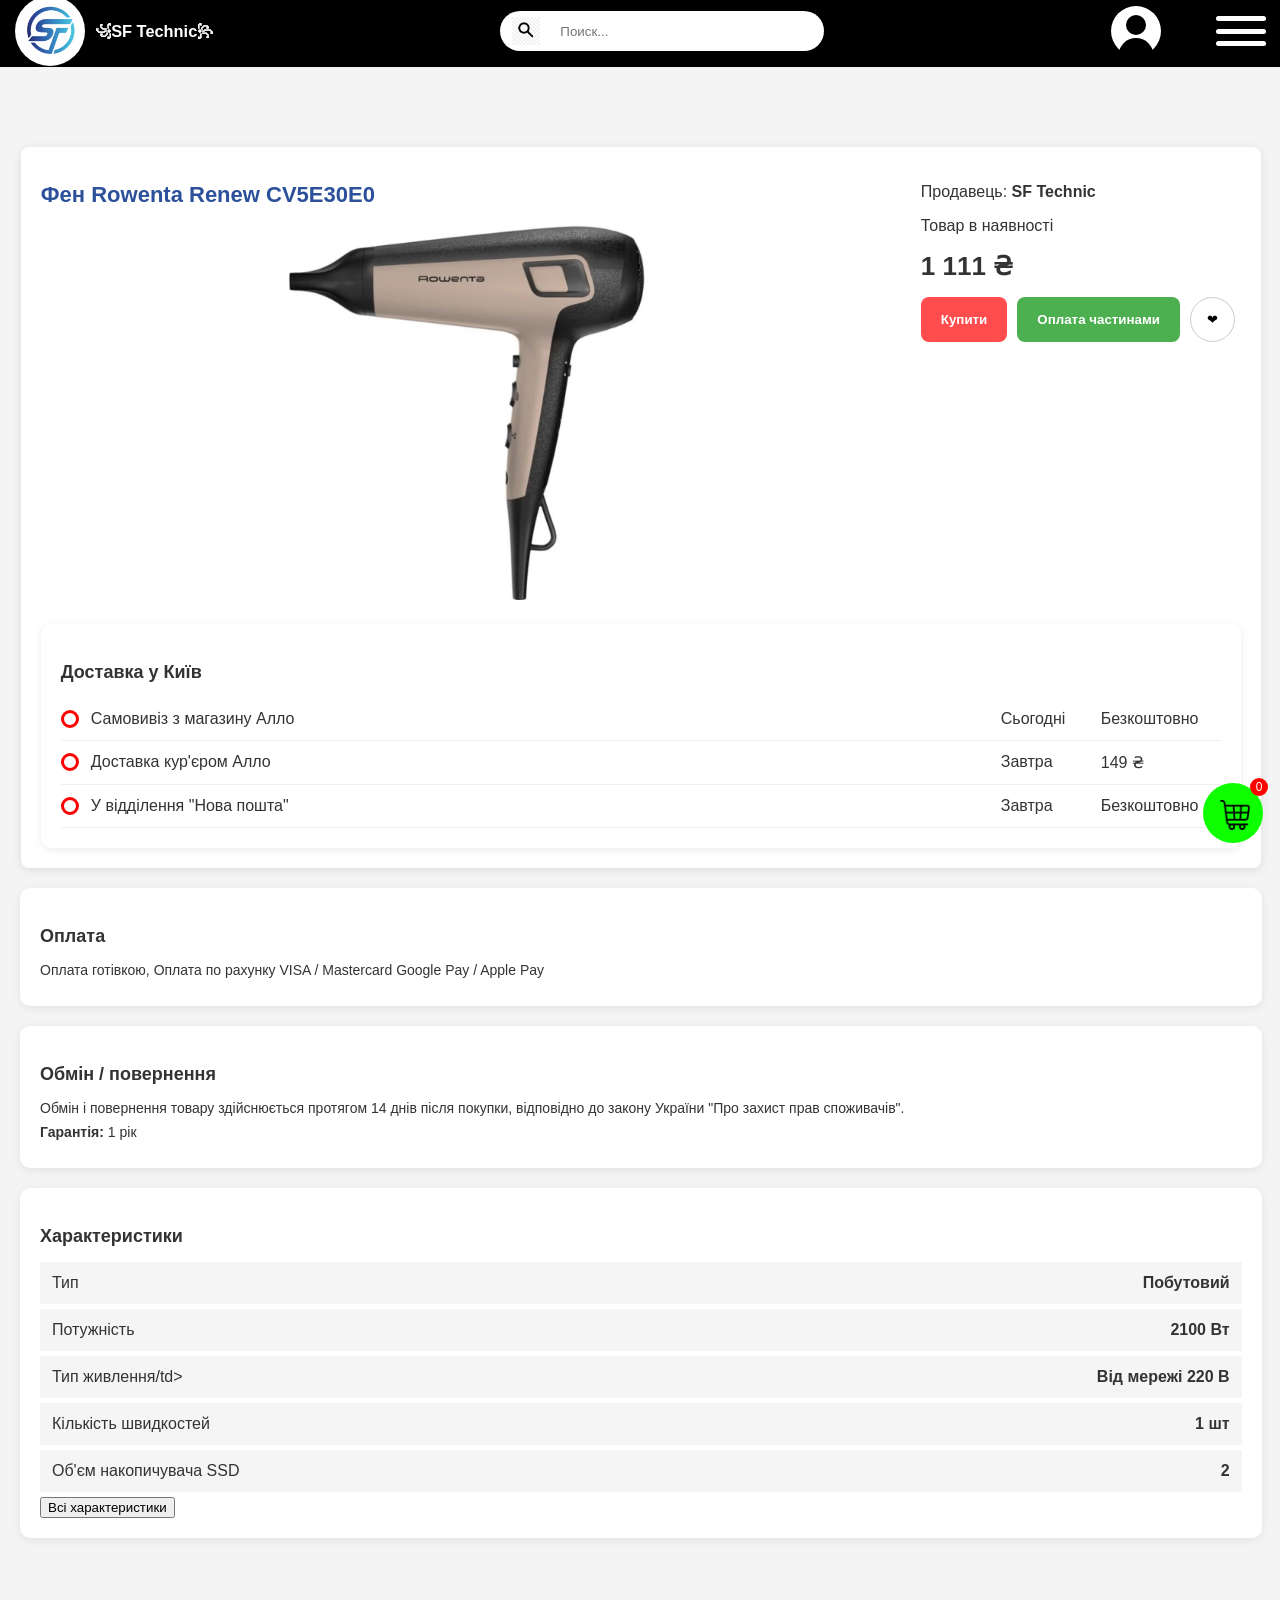
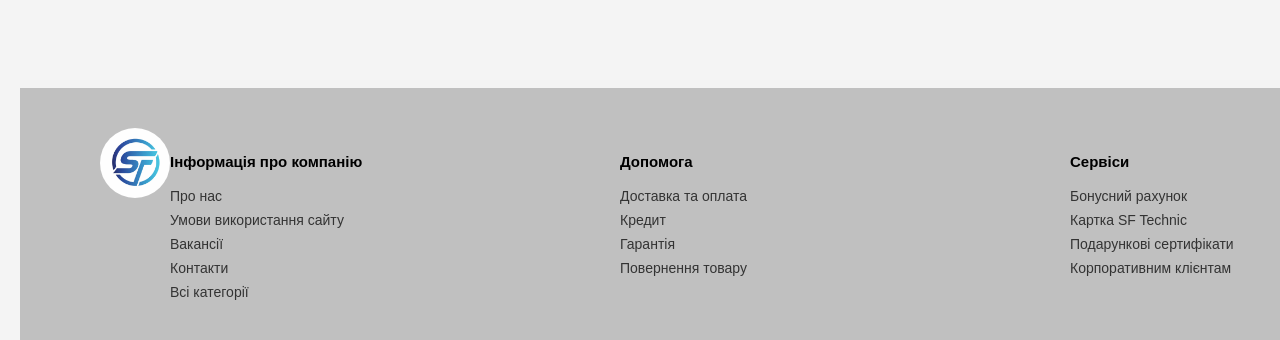
<file: Фен Rowenta Renew CV5E30E0.html>
<!DOCTYPE html>
<html lang="en">

<head name="viewport" content="width=device-width, initial-scale=1.0">
    <meta charset="UTF-8">
    <meta name="viewport" content="width=device-width, initial-scale=1.0">
    <title>Інтернет магазин</title>
    <link rel="stylesheet" href="Index.css">

    <style>
        body {
            font-family: Arial, sans-serif;
            background-color: #f4f4f4;
            padding: 20px;
            color: #333;
            width: 97%;
            margin: 0%;
        }

        #header {
            margin-left: -2%;
            margin-top: -2%;
            margin-right: -2%;
            background: #000;
            color: #fff;
            display: flex;
            align-items: center;
            justify-content: space-between;
            padding: 0px 20px;

        }

        /* ОБЩЕЕ */
        .product-container {
            width: 100%;
            max-width: 1200px;
            margin: auto;
            background: #fff;
            border-radius: 8px;
            box-shadow: 0 2px 10px rgba(0, 0, 0, 0.1);
            margin-top: 80px;
            padding: 20px;
        }

        /* ВЕРХНИЙ БЛОК */
        .product-top {
            display: flex;
            gap: 30px;
        }

        /* ЛЕВАЯ ЧАСТЬ */
        .product-main {
            flex: 1;
        }

        .product-title {
            font-size: 22px;
            color: #2c509a;
            margin-bottom: 15px;
        }

        .image-wrapper {
            text-align: center;
        }

        .image-wrapper img {
            width: 100%;
            max-width: 400px;
        }

        /* ПРАВАЯ ЧАСТЬ */
        .purchase-section {
            width: 320px;
        }

        .price {
            font-size: 26px;
            font-weight: bold;
            margin: 15px 0;
        }

        .button-group {
            display: flex;
            gap: 10px;
            flex-wrap: wrap;
        }

        /* КНОПКИ */
        .btn {
            padding: 12px 20px;
            border-radius: 8px;
            border: none;
            font-weight: bold;
            cursor: pointer;
        }

        .btn-buy {
            background: #ff4d4d;
            color: white;
        }

        .btn-credit {
            background: #4CAF50;
            color: white;
        }

        .btn-wishlist {
            width: 45px;
            height: 45px;
            border-radius: 50%;
            border: 1px solid #ccc;
            background: white;
            cursor: pointer;
        }

        /* БЛОКИ */
        .info-block {
            margin-top: 30px;
        }

        /* ДОСТАВКА */
        .delivery-item {
            display: grid;
            grid-template-columns: 2fr 1fr 1fr;
            padding: 10px 0;
            border-bottom: 1px solid #eee;
        }

        /* ХАРАКТЕРИСТИКИ */
        .specs-table {
            width: 100%;
            border-collapse: collapse;
        }

        .specs-table td {
            padding: 12px;
            background: #f5f5f5;
            border-bottom: 5px solid white;
        }

        .specs-table td:last-child {
            text-align: right;
            font-weight: bold;
        }

        /* 📱 МОБИЛКА */
        @media (max-width: 768px) {

            .product-top {
                flex-direction: column;
            }

            .purchase-section {
                width: 100%;
            }

            .image-wrapper img {
                max-width: 100%;
            }

            .button-group {
                flex-direction: column;
            }

            .btn {
                width: 100%;
            }

        }

        .info-block {
            margin-top: 20px;
            background: white;
            border-radius: 10px;
            padding: 20px;
            box-shadow: 0 2px 8px rgba(0, 0, 0, 0.08);
        }

        /* заголовки */
        .info-block h3 {
            margin-bottom: 15px;
            font-size: 18px;
        }

        /* текст внутри */
        .info-block p {
            margin: 8px 0;
            font-size: 14px;
        }

        /* доставка строки */
        .delivery-item {
            display: grid;
            grid-template-columns: 30px 1fr 100px 120px;
            align-items: center;
            padding: 12px 0;
            border-bottom: 1px solid #eee;
        }

        /* кружочек */
        .delivery-item::before {
            content: "";
            width: 12px;
            height: 12px;
            border: 3px solid red;
            border-radius: 50%;
            display: inline-block;
        }

        /* мобильная версия */
        @media (max-width: 768px) {
            .delivery-item {
                grid-template-columns: 20px 1fr;
                row-gap: 5px;
            }

            .delivery-time,
            .delivery-price {
                grid-column: 2;
            }
        }
    </style>
</head>

<body>
    <header id="header">

        <a href="Index.html" class="left">
            <div class="left">
                <img src="file/Логотип _SF_ в градієнті.png" class="logo">
                <span class="title">
                    <h3>꧁SF Technic꧂</h3>
                </span>
            </div>
        </a>
        <div class="center">
            <div class="search-box">
                <img src="file/pngtree-search-icon-image_1344447.jpg" class="icon">
                <input type="text" placeholder="Поиск...">
            </div>
        </div>
        <div class="right">
            <div class="user-icon"></div>
            <img src="file/account_avatar_face_man_people_profile_user_icon_123197.png" class="user">
            <div class="menu-btn">
                <span></span>
                <span></span>
                <span></span>
            </div>
        </div>
    </header>


    <div class="product-container">

        <div class="product-top"> <!-- НОВЫЙ БЛОК -->

            <div class="product-main">
                <h1 class="product-title">Фен Rowenta Renew CV5E30E0</h1>
                <div class="image-wrapper">
                    <img src="file/597461487.webp   ">
                </div>
            </div>

            <div class="purchase-section">
                <p class="seller">Продавець: <strong>SF Technic</strong></p>
                <p class="status">Товар в наявності</p>
                <div class="price">1 111 ₴</div>

                <div class="button-group">
                    <button class ="btn btn-buy" id="buyBtn">Купити</button>
                    <button class="btn btn-credit">Оплата частинами</button>
                    <button class="btn-wishlist">❤</button>
                </div>
            </div>

        </div>

        <div class="info-block">
            <h3>Доставка у Київ</h3>
            <div class="delivery-item">
                <span>Самовивіз з магазину Алло</span>
                <span class="delivery-time">Сьогодні</span>
                <span class="delivery-price">Безкоштовно</span>
            </div>
            <div class="delivery-item">
                <span>Доставка кур'єром Алло</span>
                <span class="delivery-time">Завтра</span>
                <span class="delivery-price">149 ₴</span>
            </div>
            <div class="delivery-item">
                <span>У відділення "Нова пошта"</span>
                <span class="delivery-time">Завтра</span>
                <span class="delivery-price">Безкоштовно</span>
            </div>
        </div>

    </div>

    <!-- 💳 ОПЛАТА -->
    <div class="info-block">
        <h3>Оплата</h3>
        <p>Оплата готівкою, Оплата по рахунку VISA / Mastercard Google Pay / Apple Pay</p>
    </div>

    <!-- 🔁 ОБМЕН -->
    <div class="info-block">
        <h3>Обмін / повернення</h3>
        <p>
            Обмін і повернення товару здійснюється протягом 14 днів після покупки,
            відповідно до закону України "Про захист прав споживачів".
        </p>
        <p><strong>Гарантія:</strong> 1 рік</p>
    </div>


    <div class="info-block">
        <h3>Характеристики</h3>
        <table class="specs-table">
            <tr>
                <td>Тип</td>
                <td>Побутовий</td>
            </tr>
            <tr>
                <td>Потужність</td>
                <td>2100 Вт</td>
            </tr>
            <tr>
                <td>Тип живлення/td>
                <td>Від мережі 220 В</td>
            </tr>
            <tr>
                <td>Кількість швидкостей</td>
                <td>1 шт</td>
            </tr>
            <tr>
                <td>Об'єм накопичувача SSD</td>
                <td>2</td>
            </tr>
            <tr>
                <td>Кількість температурних режимів</td>
                <td>3</td>
            </tr>
            <tr>
                <td>Насадки</td>
                <td>Дифузор

                    Концентратор</td>
            </tr>
            <tr>
                <td>Конструкція і зручності</td>
                <td>Петля для підвішування

                    Поворот шнура на 360 °</td>
            </tr>
            <tr>
                <td>Довжина шнура, м.</td>
                <td>1.8 м</td>
            </tr>
            <tr>
                <td>Матеріал корпуса</td>
                <td>Пластик</td>
            </tr>
            <tr>
                <td>Вага</td>
                <td>1.1 кг</td>
            </tr>
            <tr>
                <td>Габарити</td>
                <td>22 x 8.8 x 30.1 см</td>
            </tr>
            <tr>
                <td>Колір</td>
                <td>Бежевий / Чорний</td>
            </tr>
            <tr>
                <td>Країна виробник</td>
                <td>Китай</td>
            </tr>
            <tr>
                <td>Країна реєстрації бренду</td>
                <td>Франція</td>
            </tr>
        </table>
        <button id="toggleSpecsBtn">Всі характеристики</button>
    </div>
    </div>





    <footer>
        <div>
            <img src="file/Логотип _SF_ в градієнті.png" class="logo">
        </div>
        <div>
            <h5><b>Інформація про компанію</b></h5>
            <h6>Про нас</h6>
            <h6>Умови використання сайту</h6>
            <h6>Вакансії</h6>
            <h6>Контакти</h6>
            <h6>Всі категорії</h6>
        </div>
        <div>
            <h5><b>Допомога</b></h5>
            <h6>Доставка та оплата</h6>
            <h6>Кредит</h6>
            <h6>Гарантія</h6>
            <h6>Повернення товару</h6>
        </div>
        <div>
            <h5><b>Сервіси</b></h5>
            <h6>Бонусний рахунок</h6>
            <h6>Картка SF Technic</h6>
            <h6>Подарункові сертифікати</h6>
            <h6>Корпоративним клієнтам</h6>
        </div>
    </footer>

    <div class="cart-wrapper">
    <a href="index1.html" id="cartIcon">
        <img src="free-icon-shopping-cart-1374128 (1).png" class="l">
        <span id="cartCount">0</span>
    </a>
</div>
    <script>
        document.addEventListener("DOMContentLoaded", () => {

            const rows = document.querySelectorAll(".specs-table tr");
            const btn = document.getElementById("toggleSpecsBtn");

            let expanded = false;
            const visibleCount = 5; // сколько видно изначально

            // скрываем лишние строки
            rows.forEach((row, index) => {
                if (index >= visibleCount) {
                    row.style.display = "none";
                }
            });

            btn.addEventListener("click", () => {
                expanded = !expanded;

                rows.forEach((row, index) => {
                    if (index >= visibleCount) {
                        row.style.display = expanded ? "table-row" : "none";
                    }
                });

                btn.innerText = expanded ? "Скрыть" : "Показать ещё";
            });

        });
        document.getElementById("buyBtn").addEventListener("click", () => {

    const product = {
        name: document.querySelector(".product-title").innerText,
        price: parseInt(document.querySelector(".price").innerText.replace(/\D/g, "")),
        image: document.querySelector(".image-wrapper img").src
    };

    let cart = JSON.parse(localStorage.getItem("cart")) || [];

    cart.push(product);

    localStorage.setItem("cart", JSON.stringify(cart));


});
document.addEventListener("DOMContentLoaded", () => {

    const buyBtn = document.getElementById("buyBtn");
    const cartIcon = document.getElementById("cartIcon");
    const counter = document.getElementById("cartCount");

    let cartCount = parseInt(counter.textContent) || 0;

    buyBtn.addEventListener("click", () => {

        const img = document.querySelector(".image-wrapper img");
        if (!img) return;

        // 👉 увеличиваем счётчик
        cartCount++;
        counter.textContent = cartCount;

        // 🧠 создаём "летящий" элемент
        const fly = document.createElement("div");

        fly.style.position = "fixed";
        fly.style.width = "60px";
        fly.style.height = "60px";
        fly.style.borderRadius = "50%";
        fly.style.overflow = "hidden";
        fly.style.zIndex = "9999";
        fly.style.transition = "all 0.8s ease";
        fly.style.pointerEvents = "none";
        fly.style.boxShadow = "0 4px 15px rgba(0,0,0,0.3)";

        fly.innerHTML = `
            <img src="${img.src}" style="width:100%;height:100%;object-fit:cover;">
        `;

        document.body.appendChild(fly);

        // 📍 старт (картинка товара)
        const start = img.getBoundingClientRect();
        fly.style.top = start.top + "px";
        fly.style.left = start.left + "px";

        // 📍 движение в корзину
        setTimeout(() => {
            const end = cartIcon.getBoundingClientRect();

            fly.style.top = end.top + "px";
            fly.style.left = end.left + "px";
            fly.style.transform = "scale(0.2)";
            fly.style.opacity = "0";
        }, 20);

        // 🧹 удаление
        setTimeout(() => fly.remove(), 900);

    });

});
    </script>
</body>

</html>
</file>
<file: Index.css>
/* Убираем отступы */
html,
body {
    height: 10%;
    margin: 0;
    width: 100%;

}

body {
    display: flex;
    flex-direction: column;
}


/* ХЕДЕР */
.header {

    background: #000;
    color: #fff;
    display: flex;
    align-items: center;
    justify-content: space-between;
    padding: 0px 20px;

}

/* ЛЕВАЯ ЧАСТЬ */
.left {
    display: flex;
    align-items: center;
    gap: 10px;
}

.logo {
    width: 10px;
    border-radius: 50%;
}

.title {
    font-size: 38px;
}

/* ЦЕНТР */
.center {
    flex: 1;
    display: flex;
    justify-content: center;
}

/* ПОИСК */
.search-box {
    display: flex;
    align-items: center;
    background: #fff;
    border-radius: 25px;
    padding: 6px 12px;
    width: 300px;
}

.search-box .icon {
    width: 28px;
    margin-right: 18px;
}

.search-box input {
    border: none;
    outline: none;
    flex: 1;
}

/* ПРАВАЯ ЧАСТЬ */
.right {
    display: flex;
    align-items: center;
    gap: 15px;
}

.user,
.menu {
    width: 25px;
    cursor: pointer;
}

.left {
    display: flex;
    align-items: center;
    gap: 10px;
    text-decoration: none;
    /* убрать подчеркивание */
    color: white;
    /* цвет текста */
}

.user-icon {
    width: 50px;
    height: 50px;
    background: #fff;
    /* белый круг */
    border-radius: 50%;
    position: relative;



}

/* голова */
.user-icon::before {
    content: "";
    width: 20px;
    height: 20px;
    background: #000;
    border-radius: 50%;
    position: absolute;
    top: 9px;
    left: 50%;
    transform: translateX(-50%);
}

/* тело */
.user-icon::after {
    content: "";
    width: 35px;
    height: 18px;
    background: #000;
    border-radius: 20px 20px 0 0;
    position: absolute;
    bottom: 0px;
    left: 50%;
    transform: translateX(-50%);
}

.menu-btn {
    width: 50px;
    height: 30px;
    display: flex;
    flex-direction: column;
    justify-content: space-between;
    cursor: pointer;
}

.menu-btn span {
    display: block;
    height: 5px;
    background: #fff;
    /* БЕЛЫЙ цвет */
    border-radius: 9px;
}

.img {
    text-align: center;
    margin-top: 2%;

}

#img {
    border-radius: 40px;
    width: 400px;
}

#text {
    margin-left: 10%;
}



body {
    margin: 0;
    font-family: Arial, sans-serif;
    background: #eee;
}

/* КОНТЕЙНЕР */
.container {
    display: flex;
    flex-wrap: wrap;
    /* перенос строк */
    gap: 20px;
    justify-content: center;
    padding: 40px;
}

/* КАРТОЧКА */
.card {
    width: 260px;
    background: #fff;
    border: 1px solid #ccc;
    padding: 15px;
    position: relative;
    border-radius: 2%;
    box-shadow: 0px 5px 10px 0px rgba(0, 0, 0, 0.5)
}

.card:hover {
    transform: translateY(-8px);
    box-shadow: 0 10px 25px rgba(0, 0, 0, 0.15);
}

/* КАРТИНКА */
.card img {
    width: 100%;
}

.fav,
.cart {
    width: 38px;
    height: 38px;
    border: none;
    border-radius: 50%;
    cursor: pointer;
    background: white;
    font-size: 18px;
    display: flex;
    align-items: center;
    justify-content: center;
    box-shadow: 0 2px 8px rgba(0, 0, 0, 0.15);
}

.fav:hover {
    color: red;
}

/* ЦВЕТА (точки) */
.colors {
    display: flex;
    gap: 8px;
    margin: 10px 0;
}

.colors span {
    width: 12px;
    height: 12px;
    border-radius: 50%;
    display: inline-block;
}

.black {
    background: black;
}

.gray {
    background: lightgray;
}

.purple {
    background: purple;
}

.blue {
    background: blue;
}

/* НАЗВАНИЕ */
.title {
    font-size: 14px;
    margin: 10px 0;
}

/* РЕЙТИНГ */
.rating {
    color: gold;
    font-size: 14px;
}

/* ОТЗЫВЫ */
.reviews {
    font-size: 13px;
    color: #555;
}

/* ЦЕНА */
.price {
    font-size: 20px;
    margin-top: 10px;
}

/* КНОПКА КОРЗИНЫ */
.cart {
    position: absolute;
    bottom: 15px;
    right: 15px;
    background: red;
    color: white;
    border-radius: 20%;
    padding: 8px 10px;
    cursor: pointer;
}

/* ИКОНКА ЛАЙКА */
.like {
    position: absolute;
    right: 10px;
    top: 10px;
    font-size: 18px;
}

.card-link {
    text-decoration: none;
    color: black;
    display: block;
}


/* .baba {
    padding: 0px;
    background-color: rgb(13, 255, 0);
    border-radius: 100%;
    height: 60px;
    width: 60px;
    position: fixed;
    left: 94%;
    top: 87%;

} */

.l {
    width: 30px;
    text-align: center;
    margin-top: 8%;
    margin-left: 5%;
}




footer {
    display: flex;
    /* justify-content: space-between; */
    align-items: flex-start;
    background-color: #c0c0c0;
    padding: 40px 80px;
    font-family: Arial, sans-serif;
    width: 90%;
    margin: 150px 0 0 0;
}

/* Колонки */
footer>div {
    display: flex;
    flex-direction: column;
    gap: 8px;

}

/* Логотип */
.logo {
    width: 70px;
    height: 70px;
    border-radius: 50%;
}

/* Заголовки */
footer h5 {
    font-size: 15px;
    margin-bottom: 10px;
    color: #000;
}

/* Текст */
footer h6 {
    font-size: 14px;
    font-weight: normal;
    color: #333;
    margin: 0;
    cursor: pointer;
    transition: 0.2s;
}

/* Hover как на сайтах */
footer h6:hover {
    text-decoration: underline;
}

/* Чтоб колонки были ровно как на скрине */
footer>div:not(:first-child) {
    min-width: 450px;
    width: 100px;
    min-height: 90px;
    margin-bottom: 0;
}


#p {
    margin-top: 100px;
}




.menu {
    position: fixed;
    top: 80px;
    right: 0;
    width: 250px;
    background: #111;
    color: white;
    padding: 20px;
    display: none;
    z-index: 1000;
}

.menu ul {
    list-style: none;
    padding: 0;
}

.menu li {
    padding: 10px 0;
    cursor: pointer;
    border-bottom: 1px solid #333;
}

.menu li:hover {
    color: red;
}

.menu.active {
    display: block;
}







/* #cartIcon {
    position: relative;
    display: inline-block;
}

#cartCount {
    position: absolute;
    top: -5px;
    right: -5px;
    background: red;
    color: white;
    font-size: 12px;
    width: 18px;
    height: 18px;
    border-radius: 50%;
    display: flex;
    align-items: center;
    justify-content: center;
} */
 .cart-wrapper {
    position: fixed;
    left: 94%;
    top: 87%;
    width: 60px;
    height: 60px;
    background-color: rgb(13, 255, 0);
    border-radius: 50%;
    display: flex;
    align-items: center;
    justify-content: center;
}

#cartIcon {
    position: relative;
    display: flex;
    align-items: center;
    justify-content: center;
    width: 100%;
    height: 100%;
}

#cartCount {
    position: absolute;
    top: -5px;
    right: -5px;
    background: red;
    color: white;
    font-size: 12px;
    width: 18px;
    height: 18px;
    border-radius: 50%;
    display: flex;
    align-items: center;
    justify-content: center;
}
</file>
